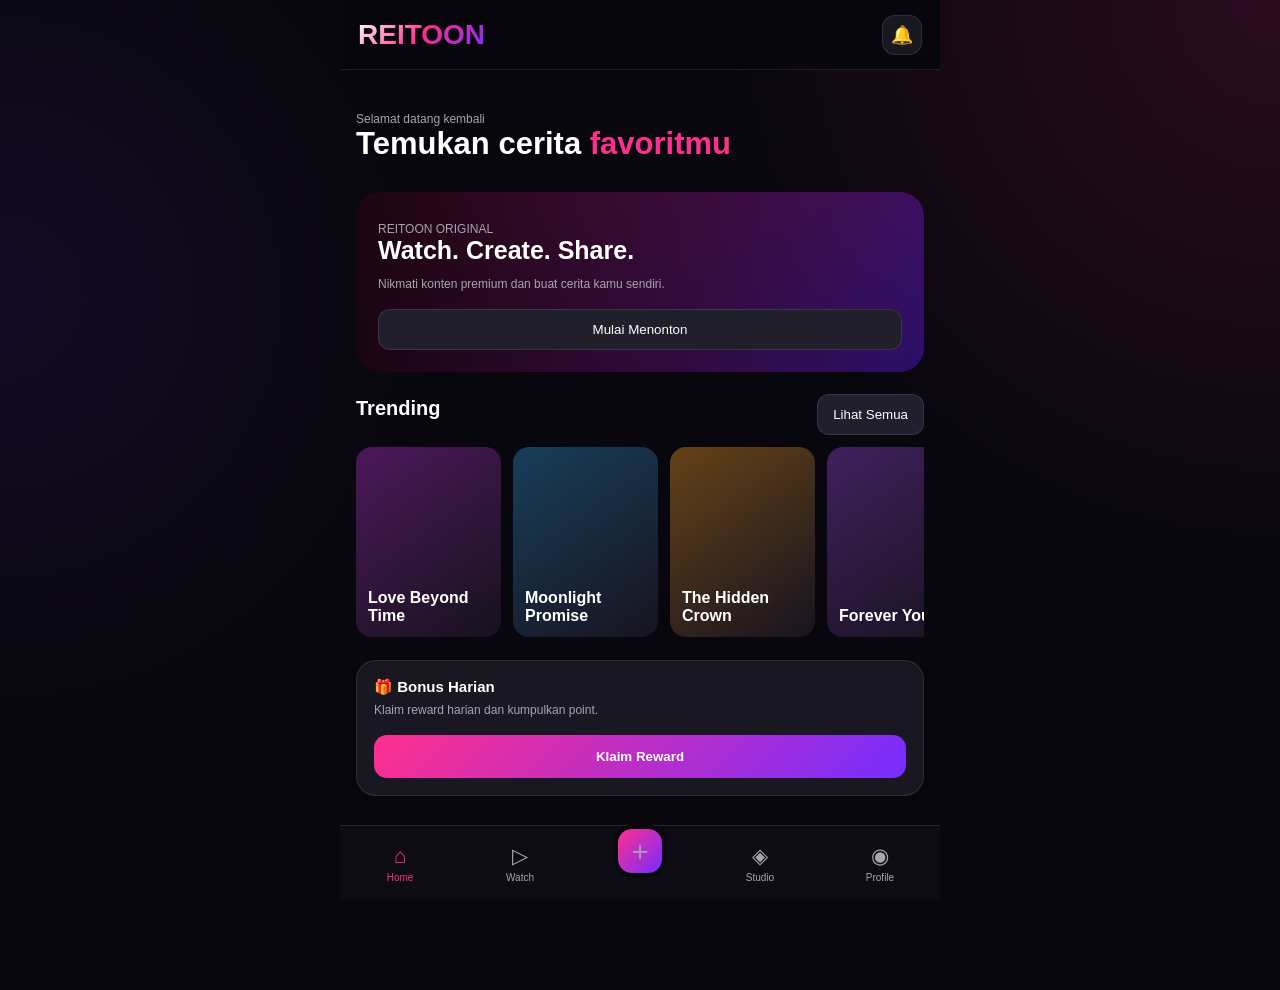
<file: index.html>
<!DOCTYPE html>
<html lang="id">
<head>
<meta charset="UTF-8">
<meta name="viewport" content="width=device-width, initial-scale=1.0">
<meta name="theme-color" content="#08070d">
<title>REITOON</title>

<style>
*{box-sizing:border-box;margin:0;padding:0}

:root{
--bg:#08070d;
--surface:#191722;
--surface-light:#211f2b;
--input:#100f17;
--text:#fff;
--muted:#aaa3b0;
--pink:#ff2f8d;
--purple:#762dff;
--green:#25d366;
--border:rgba(255,255,255,.1)
}

html{scroll-behavior:smooth}

body{
min-height:100vh;
background:
radial-gradient(circle at 100% 0%,rgba(255,40,145,.14),transparent 35%),
radial-gradient(circle at 0% 30%,rgba(112,45,255,.1),transparent 30%),
var(--bg);
color:var(--text);
font-family:Arial,Helvetica,sans-serif;
overflow-x:hidden;
padding-bottom:90px
}

button,input,textarea,select{font-family:inherit}
button{cursor:pointer}

.app{
width:100%;
max-width:600px;
margin:auto;
min-height:100vh
}

header{
height:70px;
display:flex;
align-items:center;
justify-content:space-between;
padding:14px 18px;
position:sticky;
top:0;
z-index:20;
background:rgba(8,7,13,.94);
backdrop-filter:blur(18px);
border-bottom:1px solid var(--border)
}

.logo{
font-size:28px;
font-weight:900;
background:linear-gradient(135deg,#fff,var(--pink),var(--purple));
-webkit-background-clip:text;
-webkit-text-fill-color:transparent
}

.icon-btn{
width:40px;
height:40px;
border-radius:13px;
border:1px solid var(--border);
background:var(--surface);
color:white;
font-size:18px
}

.page{
display:none;
padding:20px 16px
}

.page.active{display:block}

h1{font-size:27px;margin-bottom:8px}
h2{font-size:20px;margin-bottom:12px}
h3{font-size:15px;margin-bottom:7px}

.muted{color:var(--muted);font-size:12px}

.card{
background:var(--surface);
border:1px solid var(--border);
border-radius:20px;
padding:17px;
margin-bottom:14px
}

.gradient-card{
background:
linear-gradient(145deg,rgba(255,47,141,.13),rgba(118,45,255,.12)),
var(--surface);
border:1px solid var(--border);
border-radius:22px;
padding:20px
}

.primary{
width:100%;
padding:14px;
border:none;
border-radius:13px;
background:linear-gradient(135deg,var(--pink),var(--purple));
color:white;
font-weight:bold
}

.secondary{
padding:12px 15px;
border-radius:12px;
border:1px solid var(--border);
background:var(--surface-light);
color:white
}

input,textarea,select{
width:100%;
padding:14px;
border-radius:13px;
border:1px solid var(--border);
background:var(--input);
color:white;
outline:none;
margin-bottom:12px
}

textarea{min-height:110px;resize:vertical}

input:focus,textarea:focus,select:focus{
border-color:var(--pink)
}

/* HOME */

.hero{
padding:22px 0
}

.hero h1{
font-size:31px
}

.hero strong{
color:var(--pink)
}

.banner{
min-height:180px;
border-radius:24px;
padding:22px;
display:flex;
flex-direction:column;
justify-content:end;
background:
linear-gradient(90deg,rgba(0,0,0,.8),rgba(0,0,0,.15)),
linear-gradient(135deg,#8b174f,#32117c);
margin-bottom:22px
}

.banner h2{font-size:25px}

.row{
display:flex;
justify-content:space-between;
align-items:center;
margin-bottom:12px
}

.horizontal{
display:flex;
gap:12px;
overflow-x:auto;
padding-bottom:5px
}

.horizontal::-webkit-scrollbar{display:none}

.show-card{
min-width:145px;
height:190px;
border-radius:16px;
overflow:hidden;
background:#24212d;
position:relative
}

.show-cover{
width:100%;
height:100%;
display:flex;
align-items:end;
padding:12px;
font-weight:bold;
background:linear-gradient(145deg,#4c185a,#16121d)
}

.show-card:nth-child(2) .show-cover{
background:linear-gradient(145deg,#183e59,#17131f)
}

.show-card:nth-child(3) .show-cover{
background:linear-gradient(145deg,#654217,#17131f)
}

.show-card:nth-child(4) .show-cover{
background:linear-gradient(145deg,#40205d,#17131f)
}

/* WATCH */

.search{
display:flex;
gap:8px;
margin-bottom:15px
}

.search input{margin:0}

.category{
display:flex;
gap:8px;
overflow-x:auto;
margin-bottom:18px
}

.category button{
white-space:nowrap;
padding:9px 14px;
border-radius:20px;
border:1px solid var(--border);
background:var(--surface);
color:#aaa
}

.category button.active{
background:var(--pink);
color:white;
border-color:var(--pink)
}

.video-card{
display:flex;
gap:12px;
padding:12px;
margin-bottom:10px;
border-radius:16px;
background:var(--surface);
border:1px solid var(--border)
}

.video-thumb{
width:105px;
height:72px;
border-radius:12px;
background:linear-gradient(135deg,#5b185b,#251254);
flex-shrink:0;
display:flex;
align-items:center;
justify-content:center;
font-size:24px
}

/* CREATE */

.upload-box{
padding:30px 15px;
text-align:center;
border:1px dashed rgba(255,47,141,.5);
border-radius:18px;
margin-bottom:14px
}

.upload-box input{display:none}

.upload-label{
display:block;
padding:18px;
border-radius:14px;
background:rgba(255,47,141,.1);
color:#ff72b5;
font-weight:bold
}

/* STUDIO */

.stats{
display:grid;
grid-template-columns:repeat(2,1fr);
gap:10px;
margin-bottom:15px
}

.stat{
padding:17px;
border-radius:16px;
background:var(--surface);
border:1px solid var(--border)
}

.stat strong{
display:block;
font-size:22px;
margin-bottom:5px
}

.stat span{
font-size:10px;
color:var(--muted)
}

/* PROFILE */

.profile-head{
text-align:center;
padding:20px 0
}

.avatar{
width:90px;
height:90px;
margin:auto auto 12px;
border-radius:50%;
display:flex;
align-items:center;
justify-content:center;
font-size:35px;
font-weight:bold;
background:linear-gradient(135deg,var(--pink),var(--purple));
box-shadow:0 0 30px rgba(255,47,141,.25)
}

.profile-name{
font-size:22px;
font-weight:bold;
margin-bottom:5px
}

.profile-stats{
display:flex;
justify-content:center;
gap:35px;
margin-top:18px
}

.profile-stats strong,
.profile-stats span{
display:block;
text-align:center
}

.profile-stats span{
color:var(--muted);
font-size:10px;
margin-top:4px
}

.account-grid{
display:grid;
grid-template-columns:repeat(2,1fr);
gap:10px
}

.mini-card{
padding:14px;
border-radius:16px;
background:var(--surface);
border:1px solid var(--border);
cursor:pointer
}

.mini-icon{
font-size:24px;
margin-bottom:8px
}

.menu{
display:flex;
flex-direction:column;
gap:9px
}

.menu-item{
display:flex;
align-items:center;
gap:12px;
padding:14px;
border-radius:15px;
background:var(--surface);
border:1px solid var(--border);
cursor:pointer
}

.menu-icon{
font-size:20px
}

.menu-text{flex:1}

.menu-text strong{
display:block;
font-size:13px;
margin-bottom:4px
}

.menu-text small{
color:var(--muted);
font-size:10px
}

/* WALLET */

.balance{
font-size:30px;
font-weight:900;
margin:12px 0
}

.balance-card{
background:linear-gradient(135deg,rgba(255,47,141,.16),rgba(118,45,255,.16));
border:1px solid var(--border);
border-radius:20px;
padding:20px;
margin-bottom:15px
}

.transaction{
display:flex;
justify-content:space-between;
padding:13px 0;
border-bottom:1px solid rgba(255,255,255,.06);
font-size:12px
}

.transaction:last-child{border-bottom:none}

.green{color:#45e889}
.red{color:#ff6688}

/* LOGIN */

.login-page{
min-height:calc(100vh - 70px);
display:none;
align-items:center;
justify-content:center;
padding:20px
}

.login-page.active{display:flex}

.login-box{
width:100%;
max-width:430px;
padding:25px 20px;
border-radius:24px;
background:var(--surface);
border:1px solid var(--border)
}

.login-logo{
text-align:center;
font-size:35px;
font-weight:bold;
margin-bottom:8px;
background:linear-gradient(135deg,#fff,var(--pink),var(--purple));
-webkit-background-clip:text;
-webkit-text-fill-color:transparent
}

.social-grid{
display:grid;
grid-template-columns:repeat(2,1fr);
gap:9px;
margin-top:14px
}

.social{
padding:13px 7px;
border-radius:12px;
border:1px solid var(--border);
background:var(--surface-light);
color:white
}

/* BOTTOM NAV */

.bottom-nav{
position:fixed;
bottom:0;
left:50%;
transform:translateX(-50%);
width:100%;
max-width:600px;
height:75px;
display:flex;
align-items:center;
justify-content:space-around;
background:rgba(14,13,21,.96);
backdrop-filter:blur(18px);
border-top:1px solid var(--border);
z-index:50
}

.nav{
width:20%;
text-align:center;
color:var(--muted);
font-size:10px;
cursor:pointer
}

.nav-icon{
display:block;
font-size:21px;
margin-bottom:4px
}

.nav.active{color:var(--pink)}

.create-btn{
width:52px;
height:52px;
margin:-25px auto 0;
border-radius:18px;
display:flex;
align-items:center;
justify-content:center;
font-size:28px;
background:linear-gradient(135deg,var(--pink),var(--purple));
border:4px solid var(--bg)
}

/* TOAST */

.toast{
position:fixed;
left:50%;
bottom:92px;
transform:translateX(-50%) translateY(20px);
padding:13px 18px;
border-radius:13px;
background:var(--surface-light);
border:1px solid var(--border);
font-size:12px;
opacity:0;
pointer-events:none;
transition:.3s;
z-index:100
}

.toast.show{
opacity:1;
transform:translateX(-50%) translateY(0)
}

@media(max-width:420px){
.profile-stats{gap:22px}
}
</style>
</head>

<body>

<div class="app">

<header>
<div class="logo">REITOON</div>
<button class="icon-btn" onclick="showToast('Notifikasi dibuka')">🔔</button>
</header>


<!-- HOME -->

<section id="home" class="page active">

<div class="hero">
<p class="muted">Selamat datang kembali</p>
<h1>Temukan cerita <strong>favoritmu</strong></h1>
</div>

<div class="banner">
<p class="muted">REITOON ORIGINAL</p>
<h2>Watch. Create. Share.</h2>
<p class="muted">Nikmati konten premium dan buat cerita kamu sendiri.</p>
<br>
<button class="secondary" onclick="go('watch')">Mulai Menonton</button>
</div>

<div class="row">
<h2>Trending</h2>
<button class="secondary" onclick="go('watch')">Lihat Semua</button>
</div>

<div class="horizontal">

<div class="show-card" onclick="openDetail('Love Beyond Time')">
<div class="show-cover">Love Beyond Time</div>
</div>

<div class="show-card" onclick="openDetail('Moonlight Promise')">
<div class="show-cover">Moonlight Promise</div>
</div>

<div class="show-card" onclick="openDetail('The Hidden Crown')">
<div class="show-cover">The Hidden Crown</div>
</div>

<div class="show-card" onclick="openDetail('Forever Young')">
<div class="show-cover">Forever Young</div>
</div>

</div>

<br>

<div class="card">
<h3>🎁 Bonus Harian</h3>
<p class="muted">Klaim reward harian dan kumpulkan point.</p>
<br>
<button class="primary" onclick="claimReward()">Klaim Reward</button>
</div>

</section>


<!-- WATCH -->

<section id="watch" class="page">

<h1>Watch</h1>
<p class="muted">Cari dan temukan tontonan favoritmu.</p>

<br>

<div class="search">
<input id="searchInput" placeholder="Cari drama, video, creator...">
<button class="secondary" onclick="searchContent()">🔍</button>
</div>

<div class="category">
<button class="active" onclick="filterCategory(this,'Semua')">Semua</button>
<button onclick="filterCategory(this,'Drama')">Drama</button>
<button onclick="filterCategory(this,'Comedy')">Comedy</button>
<button onclick="filterCategory(this,'Music')">Music</button>
</div>

<div id="videoList">

<div class="video-card" data-title="Love Beyond Time" data-category="Drama" onclick="openDetail('Love Beyond Time')">
<div class="video-thumb">▶</div>
<div>
<h3>Love Beyond Time</h3>
<p class="muted">Drama • Episode 1</p>
</div>
</div>

<div class="video-card" data-title="Moonlight Promise" data-category="Drama" onclick="openDetail('Moonlight Promise')">
<div class="video-thumb">▶</div>
<div>
<h3>Moonlight Promise</h3>
<p class="muted">Drama • Episode 1</p>
</div>
</div>

<div class="video-card" data-title="Reitoon Music Live" data-category="Music" onclick="openDetail('Reitoon Music Live')">
<div class="video-thumb">♫</div>
<div>
<h3>Reitoon Music Live</h3>
<p class="muted">Music • Live</p>
</div>
</div>

</div>

</section>


<!-- CREATE -->

<section id="create" class="page">

<h1>Create</h1>
<p class="muted">Buat dan upload kontenmu ke REITOON.</p>

<br>

<div class="upload-box">

<div style="font-size:40px;margin-bottom:10px">🎬</div>

<label class="upload-label">

Pilih Video

<input type="file" accept="video/*" onchange="handleUpload(this)">

</label>

<p id="uploadStatus" class="muted" style="margin-top:12px">
Belum ada video dipilih
</p>

</div>

<input id="titleInput" placeholder="Judul konten">

<textarea id="descriptionInput" placeholder="Deskripsi konten"></textarea>

<select id="categoryInput">
<option>Drama</option>
<option>Comedy</option>
<option>Music</option>
<option>Short Video</option>
</select>

<button class="primary" onclick="publishContent()">Publish Content</button>

<br><br>

<div class="card">
<h3>✨ AI Creator</h3>
<p class="muted">Buat konsep cerita dan konten kreatif baru.</p>
<br>
<button class="secondary" onclick="showToast('AI Creator siap digunakan')">Mulai Membuat</button>
</div>

</section>


<!-- STUDIO -->

<section id="studio" class="page">

<h1>Studio</h1>
<p class="muted">Kelola konten dan performa creator kamu.</p>

<br>

<div class="stats">

<div class="stat">
<strong id="videoCount">0</strong>
<span>Total Video</span>
</div>

<div class="stat">
<strong>0</strong>
<span>Views</span>
</div>

<div class="stat">
<strong>0</strong>
<span>Followers</span>
</div>

<div class="stat">
<strong>0</strong>
<span>Likes</span>
</div>

</div>

<div class="card">
<h3>📊 Analytics</h3>
<p class="muted">Data performa konten akan tampil di sini.</p>
</div>

<div class="card">
<h3>🎬 Creator Tools</h3>
<br>
<button class="primary" onclick="go('create')">Upload Konten Baru</button>
</div>

</section>


<!-- PROFILE -->

<section id="profile" class="page">

<div class="profile-head">

<div class="avatar">R</div>

<div class="profile-name" id="profileName">Reitoon User</div>

<p class="muted" id="profileEmail">@reitoon_user</p>

<br>

<button class="secondary" onclick="editProfile()">Edit Profile</button>

<div class="profile-stats">

<div>
<strong>0</strong>
<span>Video</span>
</div>

<div>
<strong>0</strong>
<span>Followers</span>
</div>

<div>
<strong>0</strong>
<span>Likes</span>
</div>

</div>

</div>

<div class="gradient-card">
<p class="muted">Total Point</p>
<div class="balance">8.500 Point</div>
<p class="muted">Point dapat digunakan untuk reward.</p>
</div>

<br>

<div class="account-grid">

<div class="mini-card" onclick="go('wallet')">
<div class="mini-icon">💰</div>
<h3>Wallet</h3>
<p class="muted">Saldo & penarikan</p>
</div>

<div class="mini-card" onclick="go('wallet')">
<div class="mini-icon">🎁</div>
<h3>Referral</h3>
<p class="muted">Undang teman</p>
</div>

</div>

<br>

<div class="menu">

<div class="menu-item" onclick="showToast('Pengaturan dibuka')">
<div class="menu-icon">⚙️</div>
<div class="menu-text">
<strong>Pengaturan</strong>
<small>Atur preferensi aplikasi</small>
</div>
<span>›</span>
</div>

<div class="menu-item" onclick="showToast('Notifikasi dibuka')">
<div class="menu-icon">🔔</div>
<div class="menu-text">
<strong>Notifikasi</strong>
<small>Kelola notifikasi REITOON</small>
</div>
<span>›</span>
</div>

<div class="menu-item" onclick="showToast('Keamanan dibuka')">
<div class="menu-icon">🛡️</div>
<div class="menu-text">
<strong>Keamanan</strong>
<small>Privasi dan keamanan akun</small>
</div>
<span>›</span>
</div>

<div class="menu-item" onclick="showToast('Pusat bantuan dibuka')">
<div class="menu-icon">❓</div>
<div class="menu-text">
<strong>Bantuan</strong>
<small>Pusat bantuan REITOON</small>
</div>
<span>›</span>
</div>

<div class="menu-item" onclick="logout()">
<div class="menu-icon">🚪</div>
<div class="menu-text">
<strong>Logout</strong>
<small>Keluar dari akun</small>
</div>
<span>›</span>
</div>

</div>

</section>


<!-- WALLET -->

<section id="wallet" class="page">

<h1>Wallet</h1>
<p class="muted">Kelola saldo, referral, dan transaksi.</p>

<br>

<div class="balance-card">
<p class="muted">Saldo tersedia</p>
<div class="balance">Rp 0</div>
<button class="primary" onclick="withdraw()">Ajukan Penarikan</button>
</div>

<div class="card">
<h3>🎁 Referral</h3>
<p class="muted">Undang teman dan dapatkan bonus referral.</p>
<br>
<input value="REITOON-USER" readonly>
<button class="secondary" onclick="copyReferral()">Salin Kode Referral</button>
</div>

<div class="card">
<h3>Riwayat Transaksi</h3>

<div class="transaction">
<span>Belum ada transaksi</span>
<span class="muted">—</span>
</div>

</div>

</section>


<!-- DETAIL -->

<section id="detail" class="page">

<button class="secondary" onclick="go('watch')">← Kembali</button>

<br><br>

<div class="gradient-card">
<h1 id="detailTitle">Drama</h1>
<p class="muted">REITOON ORIGINAL</p>
<br>
<button class="primary" onclick="watchEpisode()">▶ Watch Now</button>
</div>

<br>

<div class="card">
<h3>Episode 1</h3>
<p class="muted">Mulai menonton episode pertama.</p>
<br>
<button class="secondary" onclick="watchEpisode()">Putar Episode</button>
</div>

</section>


<!-- LOGIN -->

<section id="login" class="login-page">

<div class="login-box">

<div class="login-logo">REITOON</div>

<p class="muted" style="text-align:center;margin-bottom:20px">
Masuk dan lanjutkan perjalanan kreatifmu
</p>

<input id="loginEmail" type="email" placeholder="Email atau Gmail">

<input id="loginPassword" type="password" placeholder="Password">

<button class="primary" onclick="login()">Masuk ke REITOON</button>

<div style="text-align:center;margin:20px 0;color:#777;font-size:11px">
ATAU LOGIN DENGAN
</div>

<div class="social-grid">

<button class="social" onclick="socialLogin('Google / Gmail')">
🔵 Google
</button>

<button class="social" onclick="socialLogin('TikTok')">
🎵 TikTok
</button>

<button class="social" onclick="phoneLogin()">
📱 Nomor HP
</button>

<button class="social" onclick="phoneLogin()">
🟢 WhatsApp
</button>

</div>

</div>

</section>


<!-- NAVIGATION -->

<nav class="bottom-nav">

<div class="nav active" data-page="home" onclick="go('home')">
<span class="nav-icon">⌂</span>
Home
</div>

<div class="nav" data-page="watch" onclick="go('watch')">
<span class="nav-icon">▷</span>
Watch
</div>

<div class="nav" data-page="create" onclick="go('create')">
<div class="create-btn">＋</div>
</div>

<div class="nav" data-page="studio" onclick="go('studio')">
<span class="nav-icon">◈</span>
Studio
</div>

<div class="nav" data-page="profile" onclick="go('profile')">
<span class="nav-icon">◉</span>
Profile
</div>

</nav>

<div id="toast" class="toast"></div>

</div>


<script>

let selectedFile=null;

function go(page){

document.querySelectorAll('.page,.login-page')
.forEach(p=>p.classList.remove('active'));

const target=document.getElementById(page);

if(target) target.classList.add('active');

document.querySelectorAll('.nav')
.forEach(n=>n.classList.remove('active'));

const nav=document.querySelector(
`.nav[data-page="${page}"]`
);

if(nav) nav.classList.add('active');

window.scrollTo(0,0);

}

function showToast(message){

const toast=document.getElementById('toast');

toast.innerText=message;

toast.classList.add('show');

setTimeout(()=>{
toast.classList.remove('show');
},2500);

}

function claimReward(){

showToast('Reward harian berhasil diklaim!');

}

function openDetail(title){

document.getElementById('detailTitle').innerText=title;

go('detail');

}

function watchEpisode(){

showToast('Player episode dibuka');

}

function searchContent(){

const query=
document.getElementById('searchInput')
.value.toLowerCase();

document.querySelectorAll('.video-card')
.forEach(card=>{

const title=
card.dataset.title.toLowerCase();

card.style.display=
title.includes(query)
?'flex'
:'none';

});

}

function filterCategory(button,category){

document.querySelectorAll('.category button')
.forEach(b=>b.classList.remove('active'));

button.classList.add('active');

document.querySelectorAll('.video-card')
.forEach(card=>{

if(category==='Semua'||
card.dataset.category===category){

card.style.display='flex';

}else{

card.style.display='none';

}

});

}

function handleUpload(input){

if(input.files.length){

selectedFile=input.files[0];

document.getElementById('uploadStatus')
.innerText=
'Video dipilih: '+selectedFile.name;

showToast('Video berhasil dipilih');

}

}

function publishContent(){

const title=
document.getElementById('titleInput').value;

if(!selectedFile&&!title){

showToast('Pilih video dan masukkan judul');

return;

}

let count=
parseInt(localStorage.getItem('reitoon_video_count')||'0');

count++;

localStorage.setItem(
'reitoon_video_count',
count
);

document.getElementById('videoCount')
.innerText=count;

showToast('Konten berhasil dipublish');

}

function editProfile(){

const name=
prompt(
'Masukkan nama profil:',
document.getElementById('profileName').innerText
);

if(name){

document.getElementById('profileName')
.innerText=name;

localStorage.setItem(
'reitoon_name',
name
);

}

}

function copyReferral(){

navigator.clipboard.writeText(
'REITOON-USER'
);

showToast('Kode referral disalin');

}

function withdraw(){

showToast('Fitur penarikan akan diproses');

}

function login(){

const email=
document.getElementById('loginEmail').value;

if(!email){

showToast('Masukkan email terlebih dahulu');

return;

}

localStorage.setItem(
'reitoon_logged_in',
'true'
);

localStorage.setItem(
'reitoon_email',
email
);

document.getElementById('profileEmail')
.innerText=email;

showToast('Login berhasil');

setTimeout(()=>{
go('home');
},700);

}

function socialLogin(provider){

showToast(
'Login '+provider+' siap dihubungkan ke autentikasi resmi'
);

}

function phoneLogin(){

const phone=
prompt(
'Masukkan nomor telepon / WhatsApp:'
);

if(phone){

showToast(
'Kode OTP akan dikirim ke '+phone
);

}

}

function logout(){

localStorage.removeItem(
'reitoon_logged_in'
);

showToast('Berhasil logout');

setTimeout(()=>{
go('home');
},700);

}

const savedName=
localStorage.getItem('reitoon_name');

if(savedName){

document.getElementById('profileName')
.innerText=savedName;

}

const savedEmail=
localStorage.getItem('reitoon_email');

if(savedEmail){

document.getElementById('profileEmail')
.innerText=savedEmail;

}

const savedVideos=
localStorage.getItem('reitoon_video_count');

if(savedVideos){

document.getElementById('videoCount')
.innerText=savedVideos;

}

</script>

</body>
</html>
</file>
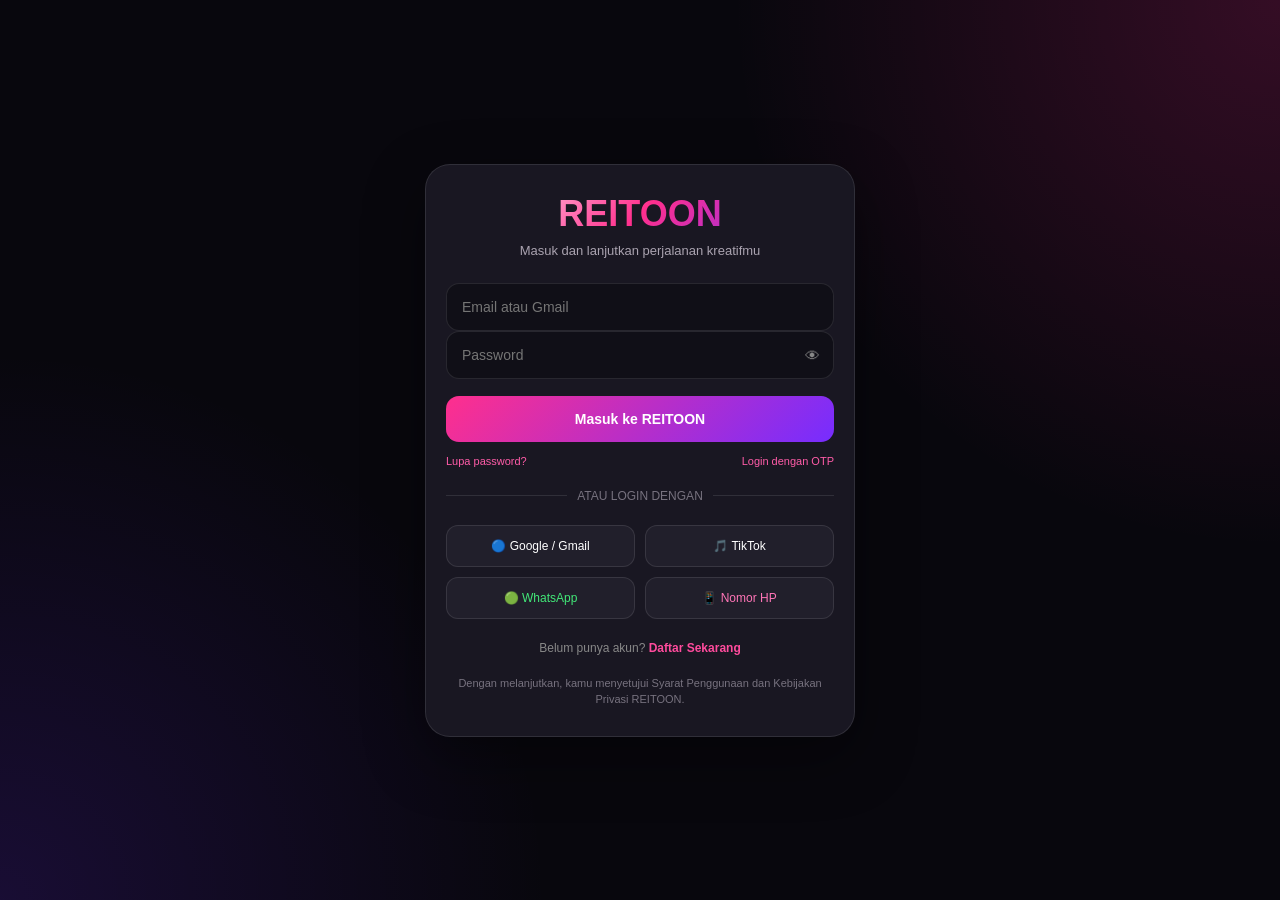
<file: ai-studio.html>
<!DOCTYPE html>
<html lang="id">
<head>
<meta charset="UTF-8">
<meta name="viewport" content="width=device-width, initial-scale=1.0">
<meta name="theme-color" content="#08070d">

<title>AI Studio - Reitoon</title>

<style>

*{
box-sizing:border-box;
margin:0;
padding:0;
}

:root{
--bg:#08070d;
--surface:#191722;
--surface-light:#211f2b;
--surface-dark:#100f17;
--text:#ffffff;
--muted:#aaa3b0;
--pink:#ff2f8d;
--purple:#762dff;
--green:#25d366;
--yellow:#ffd35a;
--red:#ff526d;
--border:rgba(255,255,255,.10);
}

body{
min-height:100vh;
background:
radial-gradient(circle at 100% 0%,rgba(255,40,145,.14),transparent 35%),
radial-gradient(circle at 0% 30%,rgba(112,45,255,.10),transparent 30%),
var(--bg);
color:var(--text);
font-family:Arial,Helvetica,sans-serif;
padding-bottom:100px;
}

.header{
height:76px;
display:flex;
align-items:center;
justify-content:space-between;
padding:16px 20px;
background:rgba(8,7,13,.94);
border-bottom:1px solid var(--border);
position:sticky;
top:0;
z-index:20;
}

.back-button{
width:42px;
height:42px;
border-radius:14px;
border:1px solid var(--border);
background:var(--surface);
color:white;
font-size:20px;
cursor:pointer;
}

.logo{
font-size:28px;
font-weight:800;
background:linear-gradient(135deg,white,var(--pink),var(--purple));
-webkit-background-clip:text;
-webkit-text-fill-color:transparent;
}

.credit-box{
padding:9px 12px;
border-radius:12px;
background:var(--surface);
border:1px solid var(--border);
font-size:11px;
}

.credit-box strong{
color:var(--yellow);
}

.container{
width:100%;
max-width:700px;
margin:auto;
padding:24px 16px;
}

.project-header{
padding:20px;
border-radius:20px;
background:
linear-gradient(135deg,rgba(255,47,141,.13),rgba(118,45,255,.13)),
var(--surface);
border:1px solid var(--border);
margin-bottom:20px;
}

.project-label{
font-size:10px;
color:var(--muted);
margin-bottom:7px;
text-transform:uppercase;
letter-spacing:1px;
}

.project-title{
font-size:24px;
margin-bottom:8px;
}

.project-description{
font-size:12px;
color:var(--muted);
line-height:1.6;
}

.balance-grid{
display:grid;
grid-template-columns:repeat(2,1fr);
gap:10px;
margin-bottom:20px;
}

.balance-card{
padding:17px;
border-radius:17px;
background:var(--surface);
border:1px solid var(--border);
}

.balance-card span{
display:block;
font-size:10px;
color:var(--muted);
margin-bottom:8px;
}

.balance-card strong{
font-size:20px;
}

.balance-card.credit strong{
color:var(--yellow);
}

.balance-card.money strong{
color:#8cffb1;
}

.main-buttons{
display:grid;
grid-template-columns:repeat(2,1fr);
gap:10px;
margin-bottom:20px;
}

.main-button{
padding:14px 8px;
border-radius:13px;
border:1px solid var(--border);
background:var(--surface);
color:white;
font-size:11px;
font-weight:bold;
cursor:pointer;
}

.main-button.primary{
background:linear-gradient(135deg,var(--pink),var(--purple));
border:none;
}

.section-title{
font-size:18px;
margin:22px 0 12px;
}

.ai-grid{
display:grid;
grid-template-columns:repeat(2,1fr);
gap:12px;
}

.ai-card{
padding:18px 14px;
border-radius:18px;
background:var(--surface);
border:1px solid var(--border);
cursor:pointer;
transition:.2s;
}

.ai-card:hover{
transform:translateY(-3px);
border-color:var(--pink);
}

.ai-card.selected{
border-color:var(--pink);
background:
linear-gradient(135deg,rgba(255,47,141,.12),rgba(118,45,255,.12));
}

.ai-icon{
font-size:30px;
margin-bottom:12px;
}

.ai-card h3{
font-size:14px;
margin-bottom:6px;
}

.ai-card p{
font-size:10px;
line-height:1.5;
color:var(--muted);
}

.ai-cost{
display:inline-block;
margin-top:12px;
padding:5px 8px;
border-radius:7px;
background:rgba(255,211,90,.10);
color:var(--yellow);
font-size:10px;
}

.form-card{
padding:18px;
border-radius:20px;
background:var(--surface);
border:1px solid var(--border);
margin-top:20px;
}

.form-group{
margin-bottom:15px;
}

.form-group label{
display:block;
font-size:11px;
font-weight:bold;
margin-bottom:7px;
}

.form-group textarea,
.form-group input,
.form-group select{
width:100%;
padding:13px;
border-radius:12px;
border:1px solid var(--border);
outline:none;
background:var(--surface-dark);
color:white;
font-family:inherit;
font-size:13px;
}

.form-group textarea{
height:110px;
resize:none;
}

.form-group textarea:focus,
.form-group input:focus,
.form-group select:focus{
border-color:var(--pink);
}

.generate-button{
width:100%;
padding:15px;
border:none;
border-radius:13px;
background:linear-gradient(135deg,var(--pink),var(--purple));
color:white;
font-size:13px;
font-weight:bold;
cursor:pointer;
}

.generate-button:disabled{
opacity:.5;
cursor:not-allowed;
}

.result-card{
display:none;
margin-top:20px;
padding:18px;
border-radius:20px;
background:var(--surface);
border:1px solid var(--border);
}

.result-card.show{
display:block;
}

.result-preview{
height:190px;
display:flex;
align-items:center;
justify-content:center;
border-radius:15px;
background:linear-gradient(135deg,var(--pink),var(--purple));
font-size:50px;
margin-bottom:14px;
}

.result-title{
font-size:16px;
margin-bottom:7px;
}

.result-text{
font-size:12px;
color:var(--muted);
line-height:1.6;
}

.history-card{
padding:16px;
border-radius:16px;
background:var(--surface);
border:1px solid var(--border);
margin-bottom:10px;
}

.history-row{
display:flex;
align-items:center;
gap:12px;
}

.history-icon{
width:42px;
height:42px;
display:flex;
align-items:center;
justify-content:center;
border-radius:12px;
background:var(--surface-light);
font-size:20px;
}

.history-info{
flex:1;
}

.history-info strong{
display:block;
font-size:12px;
}

.history-info span{
display:block;
font-size:10px;
color:var(--muted);
margin-top:4px;
}

.empty{
padding:30px 15px;
text-align:center;
color:var(--muted);
font-size:12px;
border:1px dashed rgba(255,255,255,.15);
border-radius:16px;
}

.modal{
display:none;
position:fixed;
inset:0;
z-index:100;
background:rgba(0,0,0,.75);
align-items:flex-end;
}

.modal.show{
display:flex;
}

.modal-content{
width:100%;
max-width:700px;
margin:auto;
max-height:90vh;
overflow-y:auto;
padding:22px 18px 30px;
border-radius:24px 24px 0 0;
background:var(--surface);
border:1px solid var(--border);
}

.modal-title{
font-size:20px;
margin-bottom:20px;
}

.close-button{
float:right;
width:34px;
height:34px;
border-radius:10px;
border:1px solid var(--border);
background:var(--surface-light);
color:white;
cursor:pointer;
}

.payment-grid{
display:grid;
grid-template-columns:repeat(2,1fr);
gap:9px;
margin-bottom:18px;
}

.payment-option{
padding:14px 8px;
border-radius:12px;
border:1px solid var(--border);
background:var(--surface-light);
color:white;
font-size:11px;
cursor:pointer;
text-align:center;
}

.payment-option.selected{
border-color:var(--pink);
background:rgba(255,47,141,.12);
}

.amount-grid{
display:grid;
grid-template-columns:repeat(3,1fr);
gap:8px;
margin-bottom:15px;
}

.amount-button{
padding:12px 5px;
border-radius:10px;
border:1px solid var(--border);
background:var(--surface-light);
color:white;
font-size:11px;
cursor:pointer;
}

.amount-button.selected{
border-color:var(--pink);
color:#ff8abc;
}

.modal-button{
width:100%;
padding:14px;
border:none;
border-radius:12px;
background:linear-gradient(135deg,var(--pink),var(--purple));
color:white;
font-weight:bold;
cursor:pointer;
}

.withdraw-info{
padding:13px;
border-radius:12px;
background:rgba(255,211,90,.08);
border:1px solid rgba(255,211,90,.2);
color:#ffe6a0;
font-size:11px;
line-height:1.5;
margin-bottom:16px;
}

.transaction{
padding:14px 0;
border-bottom:1px solid var(--border);
display:flex;
justify-content:space-between;
font-size:11px;
}

.transaction:last-child{
border-bottom:none;
}

.transaction span{
color:var(--muted);
}

.transaction strong.plus{
color:#8cffb1;
}

.transaction strong.minus{
color:#ff8b9b;
}

.bottom-nav{
position:fixed;
bottom:0;
left:0;
right:0;
height:76px;
display:flex;
justify-content:space-around;
align-items:center;
background:rgba(14,13,21,.96);
backdrop-filter:blur(18px);
border-top:1px solid var(--border);
z-index:30;
}

.nav-item{
color:var(--muted);
text-decoration:none;
text-align:center;
font-size:10px;
min-width:60px;
}

.nav-icon{
display:block;
font-size:21px;
margin-bottom:4px;
}

.nav-item.active{
color:var(--pink);
}

.toast{
position:fixed;
left:50%;
bottom:95px;
transform:translateX(-50%) translateY(20px);
background:var(--surface-light);
border:1px solid var(--border);
border-radius:14px;
padding:13px 18px;
font-size:12px;
opacity:0;
pointer-events:none;
transition:.3s;
z-index:200;
white-space:nowrap;
}

.toast.show{
opacity:1;
transform:translateX(-50%) translateY(0);
}

@media(max-width:420px){

.ai-grid{
grid-template-columns:repeat(2,1fr);
}

}

</style>
</head>

<body>

<header class="header">

<button class="back-button" onclick="goBack()">←</button>

<div class="logo">Reitoon</div>

<div class="credit-box">
💎 <strong id="creditBalance">0</strong>
</div>

</header>

<main class="container">

<section class="project-header">

<div class="project-label">
AI PROJECT
</div>

<h1 class="project-title" id="projectTitle">
AI Studio
</h1>

<p class="project-description" id="projectDescription">
Buat film AI kamu di Reitoon.
</p>

</section>

<section class="balance-grid">

<div class="balance-card credit">

<span>💎 Credit AI</span>

<strong id="creditBalanceMain">
0
</strong>

</div>

<div class="balance-card money">

<span>💰 Saldo Pengguna</span>

<strong id="moneyBalance">
Rp0
</strong>

</div>

</section>

<div class="main-buttons">

<button class="main-button primary" onclick="openTopup()">
💳 Top Up Credit
</button>

<button class="main-button" onclick="openWithdraw()">
💸 Tarik Saldo
</button>

</div>

<h2 class="section-title">
✨ AI Tools
</h2>

<section class="ai-grid">

<div class="ai-card" data-tool="character" onclick="selectTool('character')">

<div class="ai-icon">👤</div>

<h3>AI Character</h3>

<p>
Buat karakter konsisten untuk film kamu.
</p>

<span class="ai-cost">
💎 10 Credit
</span>

</div>

<div class="ai-card selected" data-tool="image" onclick="selectTool('image')">

<div class="ai-icon">🖼️</div>

<h3>AI Image</h3>

<p>
Buat gambar scene dan adegan film.
</p>

<span class="ai-cost">
💎 15 Credit
</span>

</div>

<div class="ai-card" data-tool="video" onclick="selectTool('video')">

<div class="ai-icon">🎬</div>

<h3>AI Video</h3>

<p>
Buat video dari prompt cerita.
</p>

<span class="ai-cost">
💎 50 Credit
</span>

</div>

<div class="ai-card" data-tool="voice" onclick="selectTool('voice')">

<div class="ai-icon">🎙️</div>

<h3>AI Voice</h3>

<p>
Buat suara dan dialog karakter.
</p>

<span class="ai-cost">
💎 10 Credit
</span>

</div>

</section>

<section class="form-card">

<div class="form-group">

<label>
Prompt AI
</label>

<textarea id="promptInput" placeholder="Contoh: Seorang pria muda berdiri di tengah kota futuristik saat hujan..."></textarea>

</div>

<div class="form-group">

<label>
Style
</label>

<select id="styleInput">

<option>Cinematic</option>
<option>Realistic</option>
<option>Anime</option>
<option>Chinese Drama</option>
<option>Fantasy</option>

</select>

</div>

<div class="form-group">

<label>
Aspect Ratio
</label>

<select id="ratioInput">

<option>16:9</option>
<option>9:16</option>
<option>1:1</option>
<option>21:9</option>

</select>

</div>

<button class="generate-button" id="generateButton" onclick="generateAI()">

✨ Generate AI • 15 Credit

</button>

</section>

<section class="result-card" id="resultCard">

<div class="result-preview" id="resultPreview">
✨
</div>

<h3 class="result-title" id="resultTitle">
AI Result
</h3>

<p class="result-text" id="resultText">
Hasil AI akan muncul di sini.
</p>

</section>

<h2 class="section-title">
🕘 Riwayat AI
</h2>

<section id="historyContainer">

<div class="empty">
Belum ada hasil AI.
</div>

</section>

<h2 class="section-title">
💳 Riwayat Transaksi
</h2>

<section id="transactionContainer">

<div class="empty">
Belum ada transaksi.
</div>

</section>

</main>

<nav class="bottom-nav">

<a class="nav-item" href="index.html">
<span class="nav-icon">🏠</span>
Home
</a>

<a class="nav-item" href="watch.html">
<span class="nav-icon">▶️</span>
Watch
</a>

<a class="nav-item" href="create.html">
<span class="nav-icon">✨</span>
Create
</a>

<a class="nav-item active" href="studio.html">
<span class="nav-icon">🎥</span>
Studio
</a>

<a class="nav-item" href="profile.html">
<span class="nav-icon">👤</span>
Profile
</a>

</nav>

<div class="modal" id="topupModal">

<div class="modal-content">

<button class="close-button" onclick="closeModal('topupModal')">
×
</button>

<h2 class="modal-title">
💳 Top Up Credit
</h2>

<div class="form-group">

<label>
Pilih jumlah Credit
</label>

<div class="amount-grid">

<button class="amount-button" onclick="selectCredit(100,this)">
100 Credit
</button>

<button class="amount-button" onclick="selectCredit(500,this)">
500 Credit
</button>

<button class="amount-button" onclick="selectCredit(1000,this)">
1.000 Credit
</button>

<button class="amount-button" onclick="selectCredit(5000,this)">
5.000 Credit
</button>

<button class="amount-button" onclick="selectCredit(10000,this)">
10.000 Credit
</button>

<button class="amount-button" onclick="selectCredit(50000,this)">
50.000 Credit
</button>

</div>

</div>

<div class="form-group">

<label>
Metode Pembayaran
</label>

<div class="payment-grid">

<button class="payment-option" onclick="selectPayment(this,'Bank Indonesia')">
🏦 Bank Indonesia
</button>

<button class="payment-option" onclick="selectPayment(this,'DANA')">
💙 DANA
</button>

<button class="payment-option" onclick="selectPayment(this,'GoPay')">
💚 GoPay
</button>

<button class="payment-option" onclick="selectPayment(this,'OVO')">
💜 OVO
</button>

<button class="payment-option" onclick="selectPayment(this,'ShopeePay')">
🟠 ShopeePay
</button>

<button class="payment-option" onclick="selectPayment(this,'Indomaret')">
🏪 Indomaret
</button>

<button class="payment-option" onclick="selectPayment(this,'Alfamart')">
🏪 Alfamart
</button>

<button class="payment-option" onclick="selectPayment(this,'Kartu Kredit')">
💳 Kartu Kredit
</button>

</div>

</div>

<button class="modal-button" onclick="processTopup()">
Lanjutkan Pembayaran
</button>

</div>

</div>

<div class="modal" id="withdrawModal">

<div class="modal-content">

<button class="close-button" onclick="closeModal('withdrawModal')">
×
</button>

<h2 class="modal-title">
💸 Tarik Saldo
</h2>

<div class="withdraw-info">

Minimum penarikan adalah
<strong>Rp100.000</strong>.

<br>

Pastikan data rekening atau e-wallet kamu benar.

</div>

<div class="form-group">

<label>
Jumlah Penarikan
</label>

<input type="number" id="withdrawAmount" placeholder="Contoh: 100000">

</div>

<div class="form-group">

<label>
Metode Penarikan
</label>

<select id="withdrawMethod">

<option>Bank Indonesia</option>
<option>DANA</option>
<option>GoPay</option>
<option>OVO</option>
<option>ShopeePay</option>

</select>

</div>

<div class="form-group">

<label>
Nomor Rekening / Nomor E-Wallet
</label>

<input type="text" id="withdrawAccount" placeholder="Masukkan nomor tujuan">

</div>

<button class="modal-button" onclick="processWithdraw()">
Ajukan Penarikan
</button>

</div>

</div>

<div class="toast" id="toast"></div>

<script>

/* =========================
   KONFIGURASI BACKEND
========================= */

const API_URL =
"http://localhost:3000/api";


/* =========================
   DATA
========================= */

let selectedTool = "image";

let selectedCredit = 0;

let selectedPayment = "";

let credits = 0;

let balance = 0;

let currentUser = null;


const toolData = {

character:{
name:"AI Character",
icon:"👤",
cost:10
},

image:{
name:"AI Image",
icon:"🖼️",
cost:15
},

video:{
name:"AI Video",
icon:"🎬",
cost:50
},

voice:{
name:"AI Voice",
icon:"🎙️",
cost:10
}

};


/* =========================
   CEK LOGIN & USER
========================= */

async function loadUserData(){

const token =
localStorage.getItem(
"reitoon_token"
);

if(!token){

showToast(
"⚠️ Silakan login terlebih dahulu"
);

setTimeout(function(){

window.location.href =
"login.html";

},1500);

return;

}

try{

const response =
await fetch(

API_URL +
"/user/me",

{

method:"GET",

headers:{

"Authorization":
"Bearer " + token,

"Content-Type":
"application/json"

}

}

);

const data =
await response.json();

if(!response.ok){

throw new Error(

data.message ||
"Gagal mengambil data user"

);

}

currentUser =
data.user;

credits =
Number(
currentUser.credits || 0
);

balance =
Number(
currentUser.balance || 0
);

updateCredits();

updateBalance();

}catch(error){

console.error(error);

showToast(
"❌ Gagal terhubung ke server"
);

}

}


/* =========================
   PROJECT
========================= */

function loadProject(){

const savedStory =
localStorage.getItem(
"reitoon_story"
);

if(!savedStory){

return;

}

try{

const story =
JSON.parse(savedStory);

document
.getElementById(
"projectTitle"
)
.textContent =
story.title ||
"AI Project";

document
.getElementById(
"projectDescription"
)
.textContent =
story.description ||
"Buat film AI kamu di Reitoon.";

}catch(error){

console.error(error);

}

}


/* =========================
   CREDIT
========================= */

function updateCredits(){

document
.getElementById(
"creditBalance"
)
.textContent =
credits;

document
.getElementById(
"creditBalanceMain"
)
.textContent =
credits;

}


function updateBalance(){

document
.getElementById(
"moneyBalance"
)
.textContent =
formatRupiah(balance);

}


/* =========================
   TOOL
========================= */

function selectTool(tool){

selectedTool =
tool;

document
.querySelectorAll(
".ai-card"
)
.forEach(function(card){

card.classList.remove(
"selected"
);

});

const selectedCard =
document
.querySelector(
'[data-tool="' +
tool +
'"]'
);

if(selectedCard){

selectedCard.classList.add(
"selected"
);

}

const data =
toolData[tool];

document
.getElementById(
"generateButton"
)
.textContent =

"✨ Generate " +
data.name +
" • " +
data.cost +
" Credit";

}


/* =========================
   GENERATE AI
========================= */

async function generateAI(){

const prompt =
document
.getElementById(
"promptInput"
)
.value
.trim();

if(!prompt){

showToast(
"⚠️ Masukkan prompt terlebih dahulu"
);

return;

}

const data =
toolData[selectedTool];

if(credits < data.cost){

showToast(
"❌ Credit tidak cukup. Silakan Top Up."
);

return;

}

const token =
localStorage.getItem(
"reitoon_token"
);

const button =
document
.getElementById(
"generateButton"
);

button.disabled =
true;

button.textContent =
"⏳ Menghubungkan AI...";

try{

const response =
await fetch(

API_URL +
"/ai/generate",

{

method:"POST",

headers:{

"Authorization":
"Bearer " + token,

"Content-Type":
"application/json"

},

body:JSON.stringify({

type:selectedTool,

prompt:prompt,

style:
document
.getElementById(
"styleInput"
)
.value,

ratio:
document
.getElementById(
"ratioInput"
)
.value

})

}

);

const result =
await response.json();

if(!response.ok){

throw new Error(

result.message ||
"AI gagal diproses"

);

}

credits =
Number(
result.remainingCredits
);

updateCredits();

showResult({

type:selectedTool,

prompt:prompt,

style:
document
.getElementById(
"styleInput"
)
.value,

ratio:
document
.getElementById(
"ratioInput"
)
.value,

result:
result.result

});

loadHistory();

loadTransactions();

showToast(
"✅ AI berhasil dibuat"
);

}catch(error){

console.error(error);

showToast(
"❌ " + error.message
);

}

button.disabled =
false;

button.textContent =

"✨ Generate " +
data.name +
" • " +
data.cost +
" Credit";

}


/* =========================
   RESULT
========================= */

function showResult(result){

const data =
toolData[result.type];

document
.getElementById(
"resultCard"
)
.classList
.add(
"show"
);

document
.getElementById(
"resultPreview"
)
.textContent =
data.icon;

document
.getElementById(
"resultTitle"
)
.textContent =
data.name;

document
.getElementById(
"resultText"
)
.textContent =

result.result ||

"Prompt: " +
result.prompt +
" | Style: " +
result.style +
" | Ratio: " +
result.ratio;

}


/* =========================
   HISTORY AI
========================= */

async function loadHistory(){

const token =
localStorage.getItem(
"reitoon_token"
);

if(!token){

return;

}

try{

const response =
await fetch(

API_URL +
"/ai/history",

{

headers:{

"Authorization":
"Bearer " + token

}

}

);

const data =
await response.json();

const container =
document
.getElementById(
"historyContainer"
);

if(

!data.history ||
!data.history.length

){

container.innerHTML =

`

<div class="empty">

Belum ada hasil AI.

</div>

`;

return;

}

container.innerHTML =

data.history
.slice(0,10)
.map(function(item){

const tool =
toolData[item.type] ||
toolData.image;

return `

<div class="history-card">

<div class="history-row">

<div class="history-icon">

${tool.icon}

</div>

<div class="history-info">

<strong>

${tool.name}

</strong>

<span>

${item.createdAt || ""}

</span>

</div>

</div>

</div>

`;

})
.join("");

}catch(error){

console.error(error);

}

}


/* =========================
   TOP UP
========================= */

function openTopup(){

document
.getElementById(
"topupModal"
)
.classList
.add(
"show"
);

}


function selectCredit(amount,button){

selectedCredit =
amount;

document
.querySelectorAll(
".amount-button"
)
.forEach(function(item){

item.classList.remove(
"selected"
);

});

if(button){

button.classList.add(
"selected"
);

}

}


function selectPayment(button,payment){

selectedPayment =
payment;

document
.querySelectorAll(
".payment-option"
)
.forEach(function(option){

option.classList.remove(
"selected"
);

});

button.classList.add(
"selected"
);

}


async function processTopup(){

if(!selectedCredit){

showToast(
"⚠️ Pilih jumlah Credit"
);

return;

}

if(!selectedPayment){

showToast(
"⚠️ Pilih metode pembayaran"
);

return;

}

const token =
localStorage.getItem(
"reitoon_token"
);

try{

const response =
await fetch(

API_URL +
"/payments/topup",

{

method:"POST",

headers:{

"Authorization":
"Bearer " + token,

"Content-Type":
"application/json"

},

body:JSON.stringify({

credits:
selectedCredit,

paymentMethod:
selectedPayment

})

}

);

const data =
await response.json();

if(!response.ok){

throw new Error(

data.message ||
"Gagal membuat pembayaran"

);

}

closeModal(
"topupModal"
);

showToast(
"✅ Invoice pembayaran dibuat"
);

if(data.paymentUrl){

window.open(
data.paymentUrl,
"_blank"
);

}

}catch(error){

console.error(error);

showToast(
"❌ " + error.message
);

}

}


/* =========================
   WITHDRAW
========================= */

function openWithdraw(){

document
.getElementById(
"withdrawModal"
)
.classList
.add(
"show"
);

}


async function processWithdraw(){

const amount =
Number(

document
.getElementById(
"withdrawAmount"
)
.value

);

const method =
document
.getElementById(
"withdrawMethod"
)
.value;

const account =
document
.getElementById(
"withdrawAccount"
)
.value
.trim();

if(amount < 100000){

showToast(

"❌ Minimum penarikan adalah Rp100.000"

);

return;

}

if(amount > balance){

showToast(

"❌ Saldo tidak mencukupi"

);

return;

}

if(!account){

showToast(

"⚠️ Masukkan nomor rekening atau e-wallet"

);

return;

}

const token =
localStorage.getItem(
"reitoon_token"
);

try{

const response =
await fetch(

API_URL +
"/withdrawals",

{

method:"POST",

headers:{

"Authorization":
"Bearer " + token,

"Content-Type":
"application/json"

},

body:JSON.stringify({

amount:amount,

method:method,

account:account

})

}

);

const data =
await response.json();

if(!response.ok){

throw new Error(

data.message ||
"Gagal mengajukan penarikan"

);

}

balance =
Number(
data.remainingBalance
);

updateBalance();

loadTransactions();

closeModal(
"withdrawModal"
);

showToast(

"✅ Penarikan berhasil diajukan"

);

}catch(error){

console.error(error);

showToast(
"❌ " + error.message
);

}

}


/* =========================
   TRANSACTIONS
========================= */

async function loadTransactions(){

const token =
localStorage.getItem(
"reitoon_token"
);

if(!token){

return;

}

try{

const response =
await fetch(

API_URL +
"/transactions",

{

headers:{

"Authorization":
"Bearer " + token

}

}

);

const data =
await response.json();

const container =
document
.getElementById(
"transactionContainer"
);

if(

!data.transactions ||
!data.transactions.length

){

container.innerHTML =

`

<div class="empty">

Belum ada transaksi.

</div>

`;

return;

}

container.innerHTML =

data.transactions
.slice(0,10)
.map(function(item){

const amount =
Number(
item.amount || 0
);

const positive =
amount >= 0;

return `

<div class="transaction">

<span>

${item.title || "Transaksi"}

<br>

${item.method || ""}

</span>

<strong class="${
positive
?
"plus"
:
"minus"
}">

${positive ? "+" : ""}

${formatRupiah(amount)}

</strong>

</div>

`;

})
.join("");

}catch(error){

console.error(error);

}

}


/* =========================
   MODAL
========================= */

function closeModal(id){

document
.getElementById(id)
.classList
.remove(
"show"
);

}


/* =========================
   RUPIAH
========================= */

function formatRupiah(number){

return new Intl.NumberFormat(
"id-ID",
{

style:"currency",

currency:"IDR",

maximumFractionDigits:0

}

).format(
Number(number || 0)
);

}


/* =========================
   TOAST
========================= */

function showToast(message){

const toast =
document
.getElementById(
"toast"
);

toast.textContent =
message;

toast.classList
.add(
"show"
);

setTimeout(function(){

toast.classList
.remove(
"show"
);

},2500);

}


/* =========================
   BACK
========================= */

function goBack(){

if(document.referrer){

history.back();

}else{

window.location.href =
"studio.html";

}

}


/* =========================
   INIT
========================= */

loadProject();

selectTool("image");

loadUserData();

loadHistory();

loadTransactions();

</script>

</body>
</html>
</file>
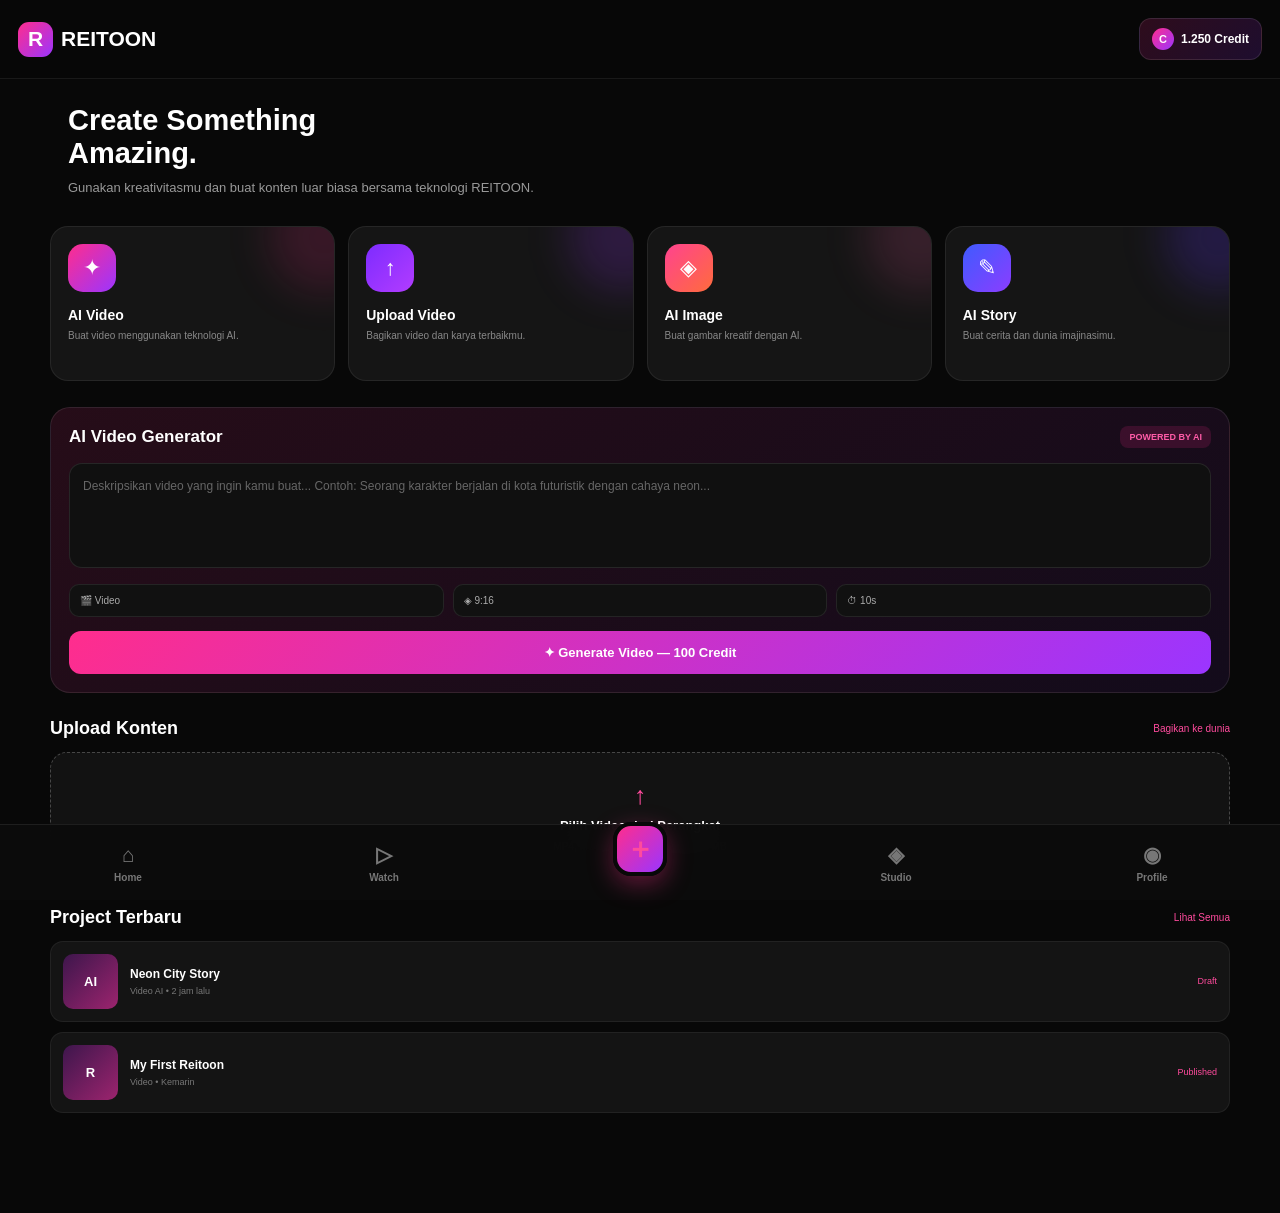
<file: create.html>
<!DOCTYPE html>
<html lang="id">
<head>
  <meta charset="UTF-8">
  <meta name="viewport" content="width=device-width, initial-scale=1.0">
  <title>Create — REITOON</title>

  <style>
    * {
      margin: 0;
      padding: 0;
      box-sizing: border-box;
      font-family: Arial, Helvetica, sans-serif;
    }

    body {
      background: #080808;
      color: #fff;
      padding-bottom: 100px;
    }

    /* HEADER */

    .header {
      padding: 18px;
      display: flex;
      align-items: center;
      justify-content: space-between;
      border-bottom: 1px solid rgba(255,255,255,.07);
      background: rgba(8,8,8,.96);
    }

    .logo {
      display: flex;
      align-items: center;
      gap: 8px;
      font-size: 21px;
      font-weight: 900;
    }

    .logo-icon {
      width: 35px;
      height: 35px;
      border-radius: 11px;
      background: linear-gradient(135deg,#ff2d8d,#9b35ff);
      display: flex;
      align-items: center;
      justify-content: center;
      font-weight: 900;
    }

    .credit-box {
      display: flex;
      align-items: center;
      gap: 7px;
      padding: 9px 12px;
      border-radius: 12px;
      background: linear-gradient(
        135deg,
        rgba(255,45,141,.16),
        rgba(155,53,255,.16)
      );
      border: 1px solid rgba(255,255,255,.1);
    }

    .credit-icon {
      width: 22px;
      height: 22px;
      border-radius: 50%;
      background: linear-gradient(135deg,#ff2d8d,#9b35ff);
      display: flex;
      align-items: center;
      justify-content: center;
      font-size: 11px;
      font-weight: bold;
    }

    .credit-value {
      font-size: 12px;
      font-weight: bold;
    }

    /* INTRO */

    .intro {
      padding: 25px 18px 10px;
    }

    .intro h1 {
      font-size: 29px;
      margin-bottom: 8px;
      font-weight: 900;
    }

    .intro p {
      color: #999;
      font-size: 13px;
      line-height: 1.5;
    }

    /* CREATE OPTIONS */

    .create-grid {
      display: grid;
      grid-template-columns: repeat(2,1fr);
      gap: 13px;
      padding: 18px;
    }

    .create-card {
      min-height: 155px;
      padding: 17px;
      border-radius: 18px;
      background: #151515;
      border: 1px solid rgba(255,255,255,.07);
      position: relative;
      overflow: hidden;
      cursor: pointer;
      transition: .2s;
    }

    .create-card:active {
      transform: scale(.97);
    }

    .create-card::after {
      content: "";
      position: absolute;
      width: 110px;
      height: 110px;
      border-radius: 50%;
      right: -45px;
      top: -45px;
      background: rgba(255,45,141,.15);
      filter: blur(20px);
    }

    .create-card:nth-child(2)::after {
      background: rgba(155,53,255,.18);
    }

    .create-card:nth-child(3)::after {
      background: rgba(255,92,168,.14);
    }

    .create-card:nth-child(4)::after {
      background: rgba(95,53,255,.2);
    }

    .create-icon {
      width: 48px;
      height: 48px;
      border-radius: 15px;
      background: linear-gradient(135deg,#ff2d8d,#9b35ff);
      display: flex;
      align-items: center;
      justify-content: center;
      font-size: 22px;
      margin-bottom: 15px;
      position: relative;
      z-index: 2;
    }

    .create-card:nth-child(2) .create-icon {
      background: linear-gradient(135deg,#7d2cff,#b23cff);
    }

    .create-card:nth-child(3) .create-icon {
      background: linear-gradient(135deg,#ff438f,#ff6b3d);
    }

    .create-card:nth-child(4) .create-icon {
      background: linear-gradient(135deg,#3f5bff,#8b3dff);
    }

    .create-card h3 {
      font-size: 14px;
      margin-bottom: 6px;
      position: relative;
      z-index: 2;
    }

    .create-card p {
      color: #888;
      font-size: 10px;
      line-height: 1.4;
      position: relative;
      z-index: 2;
    }

    /* AI GENERATOR */

    .generator {
      margin: 8px 18px 25px;
      padding: 18px;
      border-radius: 20px;
      background:
        linear-gradient(
          145deg,
          rgba(255,45,141,.12),
          rgba(155,53,255,.08)
        );
      border: 1px solid rgba(255,255,255,.09);
    }

    .generator-header {
      display: flex;
      align-items: center;
      justify-content: space-between;
      margin-bottom: 15px;
    }

    .generator-title {
      font-size: 17px;
      font-weight: bold;
    }

    .ai-badge {
      padding: 6px 9px;
      border-radius: 8px;
      background: rgba(255,45,141,.15);
      color: #ff5ca8;
      font-size: 9px;
      font-weight: bold;
    }

    .prompt-box {
      width: 100%;
      min-height: 105px;
      resize: none;
      padding: 13px;
      border-radius: 13px;
      background: #101010;
      border: 1px solid rgba(255,255,255,.09);
      outline: none;
      color: white;
      font-size: 12px;
      line-height: 1.5;
    }

    .prompt-box::placeholder {
      color: #666;
    }

    .settings-row {
      display: flex;
      gap: 9px;
      margin-top: 12px;
    }

    .setting {
      flex: 1;
      padding: 10px;
      border-radius: 10px;
      background: #111;
      border: 1px solid rgba(255,255,255,.08);
      color: #aaa;
      font-size: 10px;
    }

    .generate-btn {
      width: 100%;
      margin-top: 14px;
      padding: 14px;
      border: none;
      border-radius: 12px;
      background: linear-gradient(135deg,#ff2d8d,#9b35ff);
      color: white;
      font-weight: bold;
      font-size: 13px;
      cursor: pointer;
    }

    /* UPLOAD */

    .upload-section {
      margin: 0 18px 25px;
    }

    .section-title {
      display: flex;
      align-items: center;
      justify-content: space-between;
      margin-bottom: 13px;
    }

    .section-title h2 {
      font-size: 18px;
    }

    .section-title span {
      color: #ff4b9d;
      font-size: 10px;
    }

    .upload-box {
      height: 130px;
      border-radius: 17px;
      border: 1px dashed rgba(255,255,255,.22);
      background: #121212;
      display: flex;
      flex-direction: column;
      align-items: center;
      justify-content: center;
      gap: 8px;
      color: #888;
      cursor: pointer;
    }

    .upload-box strong {
      color: #fff;
      font-size: 13px;
    }

    .upload-box span {
      font-size: 10px;
    }

    .upload-icon {
      font-size: 25px;
      color: #ff4b9d;
    }

    #fileInput {
      display: none;
    }

    /* RECENT PROJECTS */

    .projects {
      margin: 0 18px;
    }

    .project-list {
      display: flex;
      flex-direction: column;
      gap: 10px;
    }

    .project {
      padding: 12px;
      border-radius: 13px;
      background: #141414;
      border: 1px solid rgba(255,255,255,.06);
      display: flex;
      align-items: center;
      gap: 12px;
    }

    .project-thumb {
      width: 55px;
      height: 55px;
      border-radius: 10px;
      background: linear-gradient(135deg,#3d164c,#9c246e);
      display: flex;
      align-items: center;
      justify-content: center;
      font-weight: bold;
      font-size: 13px;
    }

    .project-info {
      flex: 1;
    }

    .project-name {
      font-size: 12px;
      font-weight: bold;
      margin-bottom: 5px;
    }

    .project-meta {
      font-size: 9px;
      color: #777;
    }

    .project-status {
      font-size: 9px;
      color: #ff4b9d;
    }

    /* BOTTOM NAV */

    .bottom-nav {
      position: fixed;
      bottom: 0;
      left: 0;
      right: 0;
      height: 76px;
      background: rgba(12,12,12,.97);
      backdrop-filter: blur(20px);
      border-top: 1px solid rgba(255,255,255,.08);
      display: flex;
      align-items: center;
      justify-content: space-around;
      z-index: 200;
    }

    .nav-item {
      width: 20%;
      height: 100%;
      display: flex;
      flex-direction: column;
      align-items: center;
      justify-content: center;
      gap: 5px;
      color: #777;
      font-size: 10px;
      font-weight: bold;
      cursor: pointer;
    }

    .nav-item.active {
      color: #ff4b9d;
    }

    .nav-icon {
      font-size: 21px;
    }

    .create-button {
      width: 54px;
      height: 54px;
      margin-top: -28px;
      border-radius: 18px;
      background: linear-gradient(135deg,#ff2d8d,#9b35ff);
      border: 4px solid #080808;
      display: flex;
      align-items: center;
      justify-content: center;
      font-size: 28px;
      box-shadow: 0 8px 25px rgba(255,45,141,.35);
    }

    @media (min-width: 768px) {

      .create-grid {
        grid-template-columns: repeat(4,1fr);
        padding-left: 50px;
        padding-right: 50px;
      }

      .intro,
      .generator,
      .upload-section,
      .projects {
        margin-left: 50px;
        margin-right: 50px;
      }
    }
  </style>
</head>

<body>

  <!-- HEADER -->

  <header class="header">

    <div class="logo">
      <div class="logo-icon">R</div>
      <span>REITOON</span>
    </div>

    <div class="credit-box">

      <div class="credit-icon">
        C
      </div>

      <div class="credit-value">
        1.250 Credit
      </div>

    </div>

  </header>


  <!-- INTRO -->

  <section class="intro">

    <h1>
      Create Something<br>
      Amazing.
    </h1>

    <p>
      Gunakan kreativitasmu dan buat konten
      luar biasa bersama teknologi REITOON.
    </p>

  </section>


  <!-- CREATE OPTIONS -->

  <section class="create-grid">

    <div class="create-card"
      onclick="showGenerator()">

      <div class="create-icon">
        ✦
      </div>

      <h3>
        AI Video
      </h3>

      <p>
        Buat video menggunakan teknologi AI.
      </p>

    </div>


    <div class="create-card"
      onclick="uploadVideo()">

      <div class="create-icon">
        ↑
      </div>

      <h3>
        Upload Video
      </h3>

      <p>
        Bagikan video dan karya terbaikmu.
      </p>

    </div>


    <div class="create-card"
      onclick="createImage()">

      <div class="create-icon">
        ◈
      </div>

      <h3>
        AI Image
      </h3>

      <p>
        Buat gambar kreatif dengan AI.
      </p>

    </div>


    <div class="create-card"
      onclick="createStory()">

      <div class="create-icon">
        ✎
      </div>

      <h3>
        AI Story
      </h3>

      <p>
        Buat cerita dan dunia imajinasimu.
      </p>

    </div>

  </section>


  <!-- AI GENERATOR -->

  <section class="generator"
    id="generator">

    <div class="generator-header">

      <div class="generator-title">
        AI Video Generator
      </div>

      <div class="ai-badge">
        POWERED BY AI
      </div>

    </div>

    <textarea
      class="prompt-box"
      id="prompt"
      placeholder="Deskripsikan video yang ingin kamu buat... Contoh: Seorang karakter berjalan di kota futuristik dengan cahaya neon..."></textarea>

    <div class="settings-row">

      <div class="setting">
        🎬 Video
      </div>

      <div class="setting">
        ◈ 9:16
      </div>

      <div class="setting">
        ⏱ 10s
      </div>

    </div>

    <button
      class="generate-btn"
      onclick="generateVideo()">

      ✦ Generate Video — 100 Credit

    </button>

  </section>


  <!-- UPLOAD -->

  <section class="upload-section">

    <div class="section-title">

      <h2>
        Upload Konten
      </h2>

      <span>
        Bagikan ke dunia
      </span>

    </div>

    <label
      class="upload-box"
      for="fileInput">

      <div class="upload-icon">
        ↑
      </div>

      <strong>
        Pilih Video dari Perangkat
      </strong>

      <span>
        MP4, MOV, WEBM • Maksimal 500 MB
      </span>

    </label>

    <input
      type="file"
      id="fileInput"
      accept="video/*"
      onchange="handleUpload(event)">

  </section>


  <!-- RECENT PROJECTS -->

  <section class="projects">

    <div class="section-title">

      <h2>
        Project Terbaru
      </h2>

      <span>
        Lihat Semua
      </span>

    </div>

    <div class="project-list">

      <div class="project">

        <div class="project-thumb">
          AI
        </div>

        <div class="project-info">

          <div class="project-name">
            Neon City Story
          </div>

          <div class="project-meta">
            Video AI • 2 jam lalu
          </div>

        </div>

        <div class="project-status">
          Draft
        </div>

      </div>


      <div class="project">

        <div class="project-thumb">
          R
        </div>

        <div class="project-info">

          <div class="project-name">
            My First Reitoon
          </div>

          <div class="project-meta">
            Video • Kemarin
          </div>

        </div>

        <div class="project-status">
          Published
        </div>

      </div>

    </div>

  </section>


  <!-- BOTTOM NAV -->

  <nav class="bottom-nav">

    <div class="nav-item"
      onclick="goHome()">

      <div class="nav-icon">
        ⌂
      </div>

      <span>
        Home
      </span>

    </div>


    <div class="nav-item"
      onclick="openWatch()">

      <div class="nav-icon">
        ▷
      </div>

      <span>
        Watch
      </span>

    </div>


    <div class="nav-item active">

      <div class="create-button">
        ＋
      </div>

    </div>


    <div class="nav-item"
      onclick="openStudio()">

      <div class="nav-icon">
        ◈
      </div>

      <span>
        Studio
      </span>

    </div>


    <div class="nav-item"
      onclick="openProfile()">

      <div class="nav-icon">
        ◉
      </div>

      <span>
        Profile
      </span>

    </div>

  </nav>


  <!-- JAVASCRIPT -->

  <script>

    function goHome() {
      window.location.href = "index.html";
    }

    function openWatch() {
      window.location.href = "watch.html";
    }

    function openStudio() {
      window.location.href = "studio.html";
    }

    function openProfile() {
      window.location.href = "profile.html";
    }


    function showGenerator() {

      document
        .getElementById("generator")
        .scrollIntoView({
          behavior: "smooth"
        });

    }


    function uploadVideo() {

      document
        .getElementById("fileInput")
        .click();

    }


    function createImage() {

      alert(
        "AI Image Generator akan segera tersedia."
      );

    }


    function createStory() {

      alert(
        "AI Story Generator akan segera tersedia."
      );

    }


    function generateVideo() {

      const prompt =
        document
        .getElementById("prompt")
        .value
        .trim();

      if (!prompt) {

        alert(
          "Tulis deskripsi video terlebih dahulu."
        );

        return;

      }

      alert(
        "Video sedang diproses menggunakan 100 Credit."
      );

    }


    function handleUpload(event) {

      const file =
        event.target.files[0];

      if (!file) return;

      alert(
        "File berhasil dipilih: " +
        file.name
      );

    }

  </script>

</body>
</html>
</file>
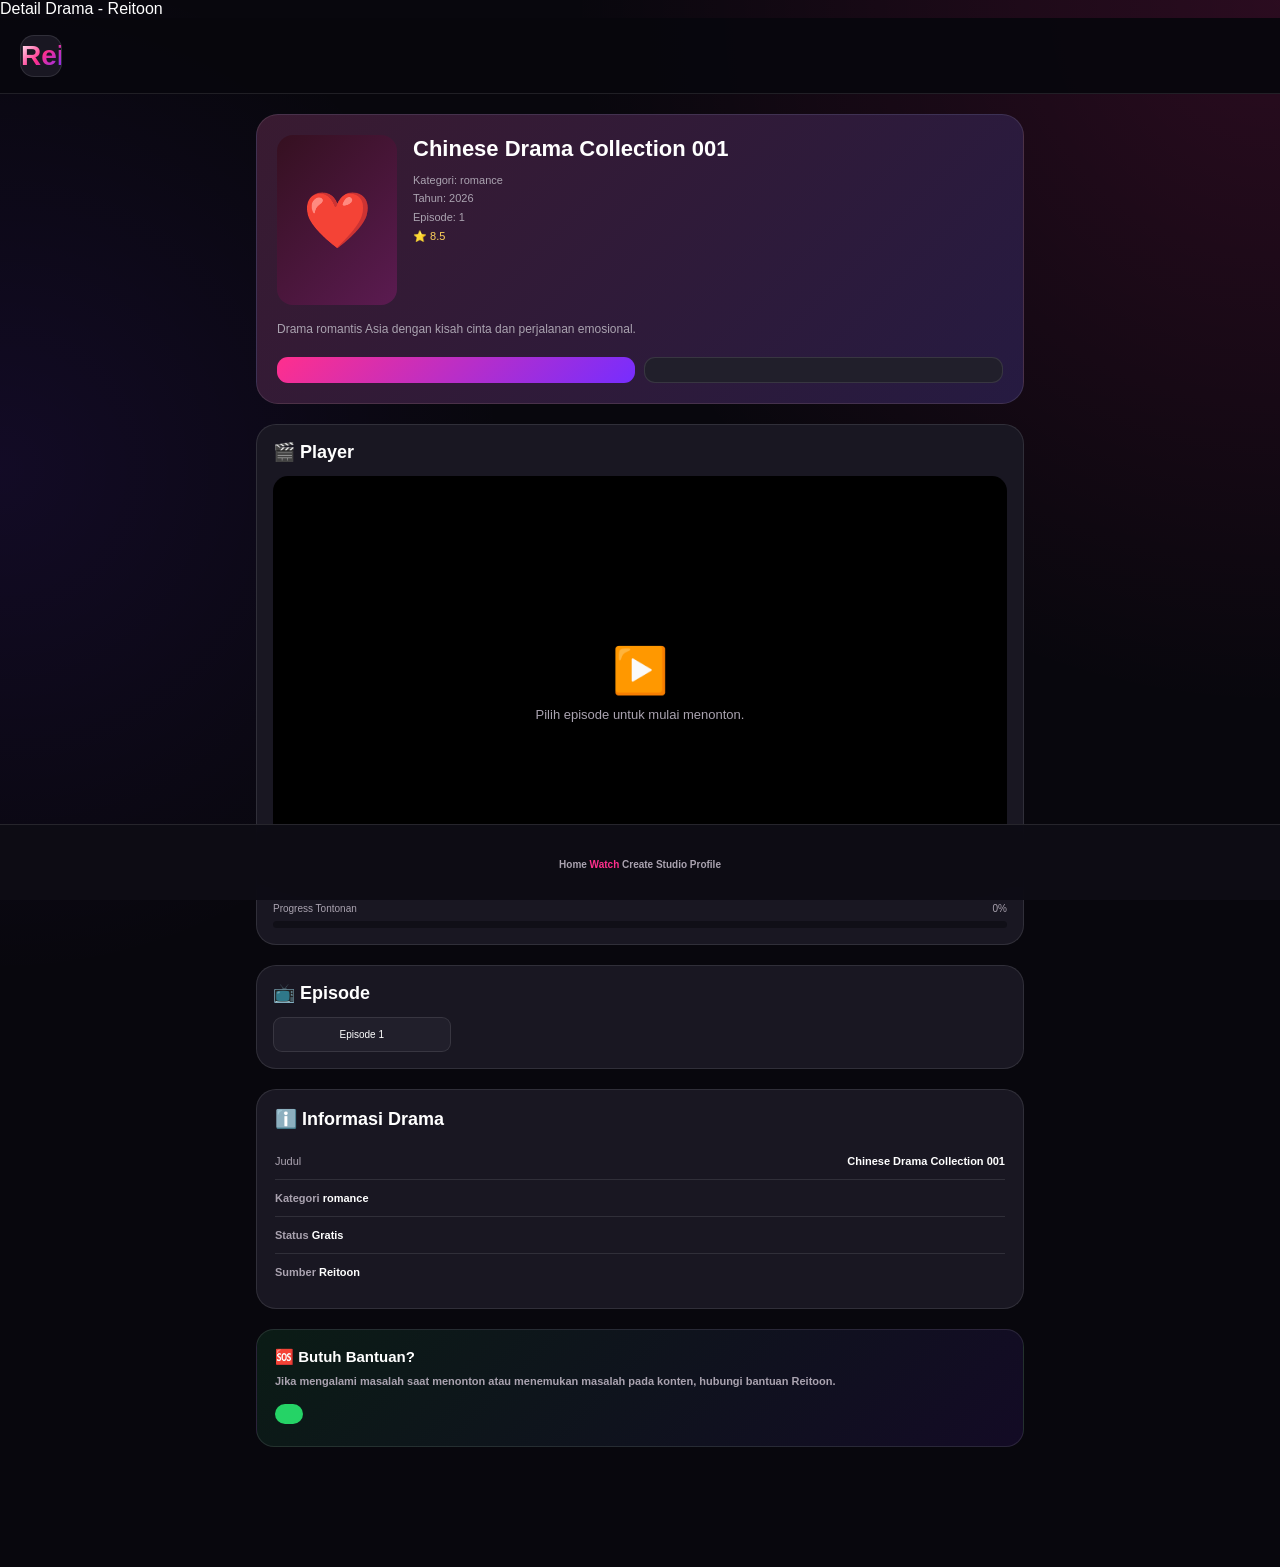
<file: detail.html>
<!DOCTYPE html><html lang="id"><head><meta charset="UTF-8"><meta
name="viewport"
content="width=device-width, initial-scale=1.0"

«»

<meta
name="theme-color"
content="#08070d"

«»

<title>Detail Drama - Reitoon</title><style>

*{
box-sizing:border-box;
margin:0;
padding:0;
}

:root{

--bg:#08070d;
--surface:#191722;
--surface-light:#211f2b;
--surface-dark:#100f17;

--text:#ffffff;
--muted:#aaa3b0;

--pink:#ff2f8d;
--purple:#762dff;
--yellow:#ffd35a;
--green:#25d366;
--red:#ff526d;

--border:rgba(255,255,255,.10);

}

body{

min-height:100vh;

background:

radial-gradient(
circle at 100% 0%,
rgba(255,40,145,.14),
transparent 35%
),

radial-gradient(
circle at 0% 30%,
rgba(112,45,255,.10),
transparent 30%
),

var(--bg);

color:var(--text);

font-family:
Arial,
Helvetica,
sans-serif;

padding-bottom:100px;

}


/* HEADER */

.header{

height:76px;

display:flex;

align-items:center;

justify-content:space-between;

padding:16px 20px;

background:rgba(8,7,13,.94);

border-bottom:1px solid var(--border);

position:sticky;

top:0;

z-index:20;

}

.back-button{

width:42px;

height:42px;

border-radius:14px;

border:1px solid var(--border);

background:var(--surface);

color:#fff;

font-size:20px;

cursor:pointer;

}

.logo{

font-size:28px;

font-weight:800;

background:

linear-gradient(
135deg,
#fff,
var(--pink),
var(--purple)
);

-webkit-background-clip:text;

-webkit-text-fill-color:transparent;

}

.header-space{

width:42px;

}


/* CONTAINER */

.container{

width:100%;

max-width:800px;

margin:auto;

padding:20px 16px;

}


/* HERO */

.drama-hero{

padding:20px;

border-radius:22px;

background:

linear-gradient(
135deg,
rgba(255,47,141,.14),
rgba(118,45,255,.14)
),

var(--surface);

border:1px solid var(--border);

margin-bottom:18px;

}

.drama-top{

display:flex;

gap:16px;

}

.drama-poster{

width:120px;

height:170px;

flex-shrink:0;

display:flex;

align-items:center;

justify-content:center;

border-radius:16px;

background:

linear-gradient(
135deg,
#351020,
#5b1b51
);

font-size:55px;

}

.drama-info{

flex:1;

min-width:0;

}

.drama-title{

font-size:22px;

line-height:1.25;

margin-bottom:8px;

}

.drama-meta{

font-size:11px;

color:var(--muted);

line-height:1.7;

}

.rating{

color:var(--yellow);

}

.description{

margin-top:14px;

font-size:12px;

color:var(--muted);

line-height:1.7;

}


/* ACTIONS */

.action-row{

display:flex;

gap:9px;

margin-top:18px;

}

.action-button{

flex:1;

padding:12px 8px;

border-radius:11px;

font-size:11px;

font-weight:bold;

cursor:pointer;

}

.watch-button{

border:none;

background:

linear-gradient(
135deg,
var(--pink),
var(--purple)
);

color:white;

}

.favorite-button{

border:1px solid var(--border);

background:var(--surface-light);

color:white;

}


/* PLAYER */

.player-section{

margin-top:20px;

padding:16px;

border-radius:20px;

background:var(--surface);

border:1px solid var(--border);

}

.section-title{

font-size:18px;

margin-bottom:13px;

}

.video-wrapper{

width:100%;

aspect-ratio:16/9;

overflow:hidden;

border-radius:15px;

background:#000;

}

.video-wrapper video{

width:100%;

height:100%;

display:block;

object-fit:contain;

background:#000;

}

.video-placeholder{

height:100%;

display:flex;

align-items:center;

justify-content:center;

flex-direction:column;

gap:10px;

color:var(--muted);

font-size:13px;

text-align:center;

padding:20px;

}

.video-placeholder-icon{

font-size:45px;

}


/* PROGRESS */

.progress-box{

margin-top:14px;

}

.progress-label{

display:flex;

justify-content:space-between;

font-size:10px;

color:var(--muted);

margin-bottom:7px;

}

.progress-bar{

width:100%;

height:7px;

border-radius:10px;

background:var(--surface-dark);

overflow:hidden;

}

.progress-fill{

height:100%;

width:0%;

border-radius:10px;

background:

linear-gradient(
90deg,
var(--pink),
var(--purple)
);

}


/* EPISODES */

.episode-section{

margin-top:20px;

padding:16px;

border-radius:20px;

background:var(--surface);

border:1px solid var(--border);

}

.episode-grid{

display:grid;

grid-template-columns:
repeat(4,1fr);

gap:8px;

}

.episode-button{

padding:11px 5px;

border-radius:9px;

border:1px solid var(--border);

background:var(--surface-light);

color:white;

font-size:10px;

cursor:pointer;

}

.episode-button.active{

border-color:var(--pink);

background:

rgba(255,47,141,.15);

color:#ff8abc;

}


/* INFORMATION */

.info-section{

margin-top:20px;

padding:18px;

border-radius:20px;

background:var(--surface);

border:1px solid var(--border);

}

.info-row{

display:flex;

justify-content:space-between;

gap:15px;

padding:12px 0;

border-bottom:1px solid var(--border);

font-size:11px;

}

.info-row:last-child{

border-bottom:none;

}

.info-row span{

color:var(--muted);

}


/* HELP */

.help-card{

margin-top:20px;

padding:18px;

border-radius:18px;

background:

linear-gradient(
135deg,
rgba(37,211,102,.10),
rgba(118,45,255,.10)
);

border:1px solid var(--border);

}

.help-card h3{

font-size:15px;

margin-bottom:7px;

}

.help-card p{

font-size:11px;

color:var(--muted);

line-height:1.6;

margin-bottom:13px;

}

.help-button{

display:inline-block;

padding:10px 14px;

border-radius:10px;

background:var(--green);

color:#fff;

text-decoration:none;

font-size:11px;

font-weight:bold;

}


/* TOAST */

.toast{

position:fixed;

left:50%;

bottom:95px;

transform:

translateX(-50%)
translateY(20px);

padding:13px 18px;

border-radius:14px;

background:var(--surface-light);

border:1px solid var(--border);

font-size:12px;

opacity:0;

pointer-events:none;

transition:.3s;

z-index:100;

white-space:nowrap;

}

.toast.show{

opacity:1;

transform:

translateX(-50%)
translateY(0);

}


/* NAV */

.bottom-nav{

position:fixed;

bottom:0;

left:0;

right:0;

height:76px;

display:flex;

justify-content:space-around;

align-items:center;

background:rgba(14,13,21,.96);

backdrop-filter:blur(18px);

border-top:1px solid var(--border);

z-index:30;

}

.nav-item{

color:var(--muted);

text-decoration:none;

text-align:center;

font-size:10px;

min-width:60px;

}

.nav-icon{

display:block;

font-size:21px;

margin-bottom:4px;

}

.nav-item.active{

color:var(--pink);

}


@media(max-width:500px){

.drama-poster{

width:100px;

height:145px;

font-size:42px;

}

.drama-title{

font-size:18px;

}

.episode-grid{

grid-template-columns:
repeat(4,1fr);

}

}

</style></head><body><header class="header"><button
class="back-button"
onclick="goBack()"

«»

←
</button>

<div class="logo">
Reitoon
</div><div class="header-space"></div></header><main class="container"><section
class="drama-hero"
><div class="drama-top"><div
class="drama-poster"
id="dramaIcon"
>
🎬
</div><div
class="drama-info"
><h1
class="drama-title"
id="dramaTitle"
>
Drama Reitoon
</h1><div
class="drama-meta"
><div
id="dramaCategory"
>
Drama Asia
</div><div
id="dramaYear"
>
Tahun -
</div><div
id="dramaEpisodes"
>
Episode -
</div><div
class="rating"
id="dramaRating"
>
⭐ -
</div></div></div></div><p
class="description"
id="dramaDescription"
>
Deskripsi drama.
</p><div
class="action-row"
><button
class="action-button watch-button"
onclick="startWatching()"

«»

▶️ Tonton Sekarang
</button>

<button
class="action-button favorite-button"
onclick="toggleFavorite()"
id="favoriteButton"

«»

♡ Favorit
</button>

</div></section><section
class="player-section"
><h2
class="section-title"
>
🎬 Player
</h2><div
class="video-wrapper"
id="videoWrapper"
><div
class="video-placeholder"
><div
class="video-placeholder-icon"
>
▶️
</div><div>
Pilih episode untuk mulai menonton.
</div></div></div><div
class="progress-box"
><div
class="progress-label"
><span>
Progress Tontonan
</span><span
id="progressText"

«»

0%
</span>

</div><div
class="progress-bar"
><div
class="progress-fill"
id="progressFill"
>
</div></div></div></section><section
class="episode-section"
><h2
class="section-title"
>
📺 Episode
</h2><div
class="episode-grid"
id="episodeGrid"
>
</div></section><section
class="info-section"
><h2
class="section-title"
>
ℹ️ Informasi Drama
</h2><div
class="info-row"
><span>
Judul
</span><strong
id="infoTitle"

«»

- 

</strong></div><div
class="info-row"
><span>
Kategori
</span><strong
id="infoCategory"

«»

- 

</strong></div><div
class="info-row"
><span>
Status
</span><strong
id="infoStatus"

«»

- 

</strong></div><div
class="info-row"
><span>
Sumber
</span><strong>
Reitoon
</strong></div></section><section
class="help-card"
><h3>
🆘 Butuh Bantuan?
</h3><p>
Jika mengalami masalah saat menonton atau menemukan masalah pada konten, hubungi bantuan Reitoon.
</p><a
href="help.html"
class="help-button"

«»

💬 Buka Bantuan / CS
</a>

</section></main><nav
class="bottom-nav"
><a
class="nav-item"
href="index.html"

«»

<span
class="nav-icon"

«»

🏠
</span>

Home

</a><a
class="nav-item active"
href="watch.html"

«»

<span
class="nav-icon"

«»

▶️
</span>

Watch

</a><a
class="nav-item"
href="create.html"

«»

<span
class="nav-icon"

«»

✨
</span>

Create

</a><a
class="nav-item"
href="studio.html"

«»

<span
class="nav-icon"

«»

🎥
</span>

Studio

</a><a
class="nav-item"
href="profile.html"

«»

<span
class="nav-icon"

«»

👤
</span>

Profile

</a></nav><div
class="toast"
id="toast"
>
</div><script>


/* =====================================================
   DATABASE DRAMA
===================================================== */

const dramaDatabase = [

{

id:"reitoon-001",

title:"Chinese Drama Collection 001",

category:"romance",

type:"free",

year:"2026",

episodes:1,

rating:"⭐ 8.5",

icon:"❤️",

description:
"Drama romantis Asia dengan kisah cinta dan perjalanan emosional.",

videoUrl:""

},

{

id:"reitoon-002",

title:"Chinese Drama Collection 002",

category:"fantasy",

type:"free",

year:"2026",

episodes:1,

rating:"⭐ 8.6",

icon:"✨",

description:
"Petualangan fantasi dengan dunia penuh misteri dan keajaiban.",

videoUrl:""

},

{

id:"reitoon-003",

title:"Chinese Drama Collection 003",

category:"wuxia",

type:"licensed",

year:"2026",

episodes:1,

rating:"⭐ 8.7",

icon:"⚔️",

description:
"Kisah pendekar dan perjalanan penuh tantangan.",

videoUrl:""

}

];


/* =====================================================
   AMBIL ID DRAMA
===================================================== */

const urlParams =
new URLSearchParams(
window.location.search
);

const dramaId =
urlParams.get("id");


/* =====================================================
   AMBIL DATA DRAMA
===================================================== */

let drama =
dramaDatabase.find(function(item){

return item.id === dramaId;

});


if(!drama){

const savedId =
localStorage.getItem(
"reitoon_selected_drama"
);

drama =
dramaDatabase.find(function(item){

return item.id === savedId;

});

}


if(!drama){

drama =
dramaDatabase[0];

}


/* =====================================================
   FUNGSI UTAMA RIWAYAT TONTON
===================================================== */

function saveWatchHistory(){

let history =

JSON.parse(

localStorage.getItem(
"reitoon_watch_history"
)

) || [];


const newHistory = {

id:drama.id,

title:drama.title,

category:drama.category,

rating:drama.rating,

icon:drama.icon,

watchedAt:

new Date()
.toLocaleString(
"id-ID"
)

};


history = history.filter(function(item){

return item.id !== drama.id;

});


history.unshift(newHistory);


history =
history.slice(0,20);


localStorage.setItem(

"reitoon_watch_history",

JSON.stringify(history)

);


showToast(
"🕘 Riwayat tonton tersimpan"
);

}


/* =====================================================
   TAMPILKAN DATA
===================================================== */

function renderDrama(){

document
.getElementById(
"dramaIcon"
)
.textContent =
drama.icon;


document
.getElementById(
"dramaTitle"
)
.textContent =
drama.title;


document
.getElementById(
"dramaCategory"
)
.textContent =
"Kategori: " +
drama.category;


document
.getElementById(
"dramaYear"
)
.textContent =
"Tahun: " +
drama.year;


document
.getElementById(
"dramaEpisodes"
)
.textContent =
"Episode: " +
drama.episodes;


document
.getElementById(
"dramaRating"
)
.textContent =
drama.rating;


document
.getElementById(
"dramaDescription"
)
.textContent =
drama.description;


document
.getElementById(
"infoTitle"
)
.textContent =
drama.title;


document
.getElementById(
"infoCategory"
)
.textContent =
drama.category;


document
.getElementById(
"infoStatus"
)
.textContent =
drama.type === "free"
?
"Gratis"
:
"Berlisensi";


renderEpisodes();

}


/* =====================================================
   EPISODE
===================================================== */

function renderEpisodes(){

const grid =
document
.getElementById(
"episodeGrid"
);


const total =
Number(drama.episodes)
||
1;


let html = "";


for(
let i=1;
i<=total;
i++
){

html += `

<button
class="episode-button"
onclick="selectEpisode(${i})"
>
Episode ${i}
</button>

`;

}


grid.innerHTML =
html;

}


/* =====================================================
   MULAI MENONTON
===================================================== */

function startWatching(){

saveWatchHistory();

selectEpisode(1);

showToast(
"▶️ Selamat menonton"
);

}


/* =====================================================
   PLAYER
===================================================== */

function selectEpisode(number){

saveWatchHistory();


const wrapper =
document
.getElementById(
"videoWrapper"
);


if(
drama.videoUrl &&
drama.videoUrl.trim() !== ""
){

wrapper.innerHTML = `

<video
id="videoPlayer"
controls
playsinline
>

<source
src="${drama.videoUrl}"
type="video/mp4"
>

Browser kamu tidak mendukung video.

</video>

`;

const player =
document
.getElementById(
"videoPlayer"
);


player.addEventListener(
"timeupdate",
function(){

if(
player.duration
){

const progress =
(
player.currentTime /
player.duration
) * 100;


updateProgress(
progress
);

}

});


}

else{

wrapper.innerHTML = `

<div
class="video-placeholder"
>

<div
class="video-placeholder-icon"
>
🔒
</div>

<div>
Video belum tersedia.
</div>

<small>
Tambahkan URL video yang legal dan memiliki izin penggunaan.
</small>

</div>

`;

}


document
.querySelectorAll(
".episode-button"
)
.forEach(function(button){

button.classList.remove(
"active"
);

});


const buttons =
document
.querySelectorAll(
".episode-button"
);


if(buttons[number-1]){

buttons[number-1]
.classList.add(
"active"
);

}

}


/* =====================================================
   PROGRESS
===================================================== */

function updateProgress(value){

const safeValue =
Math.min(
100,
Math.max(
0,
value
)
);


document
.getElementById(
"progressFill"
)
.style
.width =
safeValue +
"%";


document
.getElementById(
"progressText"
)
.textContent =
Math.round(
safeValue
) +
"%";


localStorage.setItem(

"reitoon_progress_" +
drama.id,

safeValue

);

}


/* =====================================================
   FAVORIT
===================================================== */

function toggleFavorite(){

let favorites =

JSON.parse(

localStorage.getItem(
"reitoon_favorites"
)

) || [];


const index =
favorites.indexOf(
drama.id
);


if(index === -1){

favorites.push(
drama.id
);

document
.getElementById(
"favoriteButton"
)
.textContent =
"♥ Favorit";


showToast(
"❤️ Ditambahkan ke favorit"
);

}

else{

favorites.splice(
index,
1
);

document
.getElementById(
"favoriteButton"
)
.textContent =
"♡ Favorit";


showToast(
"Favorit dihapus"
);

}


localStorage.setItem(

"reitoon_favorites",

JSON.stringify(
favorites
)

);

}


/* =====================================================
   LOAD FAVORIT & PROGRESS
===================================================== */

function loadSavedData(){

const favorites =

JSON.parse(

localStorage.getItem(
"reitoon_favorites"
)

) || [];


if(
favorites.includes(
drama.id
)
){

document
.getElementById(
"favoriteButton"
)
.textContent =
"♥ Favorit";

}


const savedProgress =

Number(

localStorage.getItem(

"reitoon_progress_" +
drama.id

)

) || 0;


updateProgress(
savedProgress
);

}


/* =====================================================
   TOAST
===================================================== */

function showToast(message){

const toast =
document
.getElementById(
"toast"
);


toast.textContent =
message;


toast.classList.add(
"show"
);


setTimeout(function(){

toast.classList.remove(
"show"
);

},2500);

}


/* =====================================================
   BACK
===================================================== */

function goBack(){

if(
document.referrer
){

history.back();

}

else{

window.location.href =
"watch.html";

}

}


/* =====================================================
   START
===================================================== */

renderDrama();

loadSavedData();

</script></body></html>
</file>
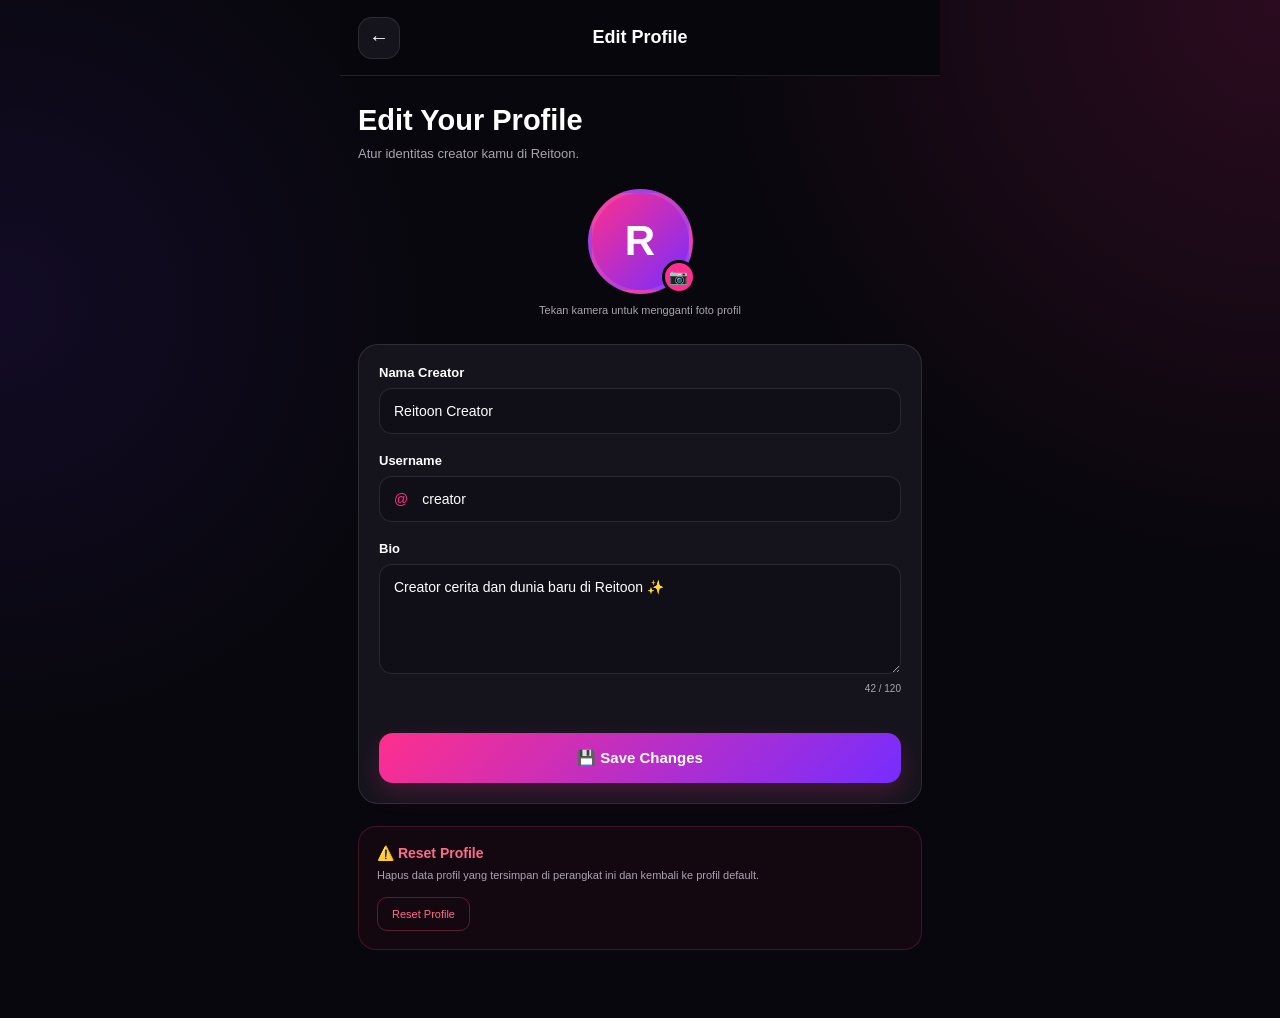
<file: edit-profile.html>
<!DOCTYPE html>
<html lang="id">

<head>

  <meta charset="UTF-8">

  <meta
    name="viewport"
    content="width=device-width, initial-scale=1.0"
  >

  <meta
    name="theme-color"
    content="#08070d"
  >

  <title>Edit Profile - Reitoon</title>


  <style>

    * {
      margin: 0;
      padding: 0;
      box-sizing: border-box;
    }

    :root {
      --bg: #08070d;
      --surface: #15141d;
      --surface-light: #211f2b;
      --text: #ffffff;
      --muted: #aaa3b0;
      --pink: #ff2f8d;
      --purple: #762dff;
      --border: rgba(255,255,255,0.10);
    }

    body {
      min-height: 100vh;
      background:
        radial-gradient(
          circle at 100% 0%,
          rgba(255,40,145,0.14),
          transparent 35%
        ),
        radial-gradient(
          circle at 0% 30%,
          rgba(112,45,255,0.10),
          transparent 30%
        ),
        var(--bg);
      color: var(--text);
      font-family: Arial, Helvetica, sans-serif;
      padding-bottom: 40px;
      overflow-x: hidden;
    }

    .app {
      width: 100%;
      max-width: 600px;
      margin: auto;
    }

    /* HEADER */

    .header {
      height: 76px;
      padding: 16px 18px;
      display: flex;
      align-items: center;
      justify-content: space-between;
      background: rgba(8,7,13,0.94);
      border-bottom: 1px solid var(--border);
      position: sticky;
      top: 0;
      z-index: 10;
    }

    .back-button {
      width: 42px;
      height: 42px;
      border-radius: 14px;
      border: 1px solid var(--border);
      background: var(--surface);
      color: white;
      font-size: 20px;
      cursor: pointer;
    }

    .header-title {
      font-size: 18px;
      font-weight: bold;
    }

    .header-space {
      width: 42px;
    }

    /* CONTENT */

    .container {
      padding: 28px 18px;
    }

    .page-title {
      font-size: 29px;
      margin-bottom: 7px;
    }

    .page-subtitle {
      color: var(--muted);
      font-size: 13px;
      line-height: 1.5;
      margin-bottom: 25px;
    }

    /* AVATAR */

    .avatar-section {
      text-align: center;
      margin-bottom: 28px;
    }

    .avatar-wrapper {
      position: relative;
      width: 105px;
      height: 105px;
      margin: auto;
    }

    .avatar {
      width: 105px;
      height: 105px;
      border-radius: 50%;
      display: flex;
      align-items: center;
      justify-content: center;
      font-size: 42px;
      font-weight: bold;
      color: white;
      background:
        linear-gradient(
          135deg,
          var(--pink),
          var(--purple)
        );
      border: 4px solid rgba(255,255,255,0.10);
      overflow: hidden;
    }

    .avatar img {
      width: 100%;
      height: 100%;
      object-fit: cover;
    }

    .camera-button {
      position: absolute;
      right: -3px;
      bottom: 0;
      width: 34px;
      height: 34px;
      border-radius: 50%;
      border: 3px solid var(--bg);
      background: var(--pink);
      color: white;
      font-size: 15px;
      cursor: pointer;
    }

    #avatarInput {
      display: none;
    }

    .avatar-hint {
      color: var(--muted);
      font-size: 11px;
      margin-top: 10px;
    }

    /* FORM */

    .form-card {
      padding: 20px;
      border-radius: 20px;
      background: var(--surface);
      border: 1px solid var(--border);
    }

    .form-group {
      margin-bottom: 19px;
    }

    .form-group:last-child {
      margin-bottom: 0;
    }

    label {
      display: block;
      margin-bottom: 8px;
      font-size: 13px;
      font-weight: bold;
    }

    input,
    textarea {
      width: 100%;
      padding: 14px;
      border-radius: 13px;
      border: 1px solid var(--border);
      outline: none;
      background: #100f17;
      color: white;
      font-family: inherit;
      font-size: 14px;
    }

    input:focus,
    textarea:focus {
      border-color: var(--pink);
      box-shadow:
        0 0 0 3px rgba(255,47,141,0.08);
    }

    textarea {
      min-height: 110px;
      resize: vertical;
    }

    .username-wrapper {
      display: flex;
      align-items: center;
      background: #100f17;
      border: 1px solid var(--border);
      border-radius: 13px;
      overflow: hidden;
    }

    .username-prefix {
      padding-left: 14px;
      color: var(--pink);
      font-size: 14px;
    }

    .username-wrapper input {
      border: none;
      border-radius: 0;
      background: transparent;
    }

    .username-wrapper:focus-within {
      border-color: var(--pink);
      box-shadow:
        0 0 0 3px rgba(255,47,141,0.08);
    }

    .counter {
      color: var(--muted);
      text-align: right;
      font-size: 10px;
      margin-top: 5px;
    }

    /* SAVE */

    .save-button {
      width: 100%;
      margin-top: 20px;
      padding: 16px;
      border: none;
      border-radius: 14px;
      background:
        linear-gradient(
          135deg,
          var(--pink),
          var(--purple)
        );
      color: white;
      font-size: 15px;
      font-weight: bold;
      cursor: pointer;
      box-shadow:
        0 10px 25px rgba(255,47,141,0.20);
    }

    .save-button:active {
      transform: scale(0.98);
    }

    /* DANGER */

    .danger-section {
      margin-top: 22px;
      padding: 18px;
      border-radius: 18px;
      border: 1px solid rgba(255,80,110,0.18);
      background: rgba(255,50,80,0.05);
    }

    .danger-section h3 {
      font-size: 14px;
      color: #ff6b8a;
      margin-bottom: 6px;
    }

    .danger-section p {
      color: var(--muted);
      font-size: 11px;
      line-height: 1.5;
      margin-bottom: 14px;
    }

    .reset-button {
      padding: 10px 14px;
      border-radius: 10px;
      border: 1px solid rgba(255,80,110,0.30);
      background: transparent;
      color: #ff6b8a;
      font-size: 11px;
      cursor: pointer;
    }

    /* TOAST */

    .toast {
      position: fixed;
      left: 50%;
      bottom: 25px;
      transform: translateX(-50%) translateY(20px);
      padding: 13px 17px;
      border-radius: 12px;
      background: var(--surface-light);
      border: 1px solid var(--border);
      color: white;
      font-size: 12px;
      opacity: 0;
      pointer-events: none;
      transition: 0.3s;
      z-index: 50;
      white-space: nowrap;
    }

    .toast.show {
      opacity: 1;
      transform: translateX(-50%) translateY(0);
    }

    @media (max-width: 420px) {

      .container {
        padding-left: 14px;
        padding-right: 14px;
      }

      .form-card {
        padding: 17px;
      }

    }

  </style>

</head>


<body>


  <div class="app">


    <!-- HEADER -->

    <header class="header">

      <button
        class="back-button"
        onclick="goBack()"
      >

        ←

      </button>


      <div class="header-title">

        Edit Profile

      </div>


      <div class="header-space"></div>

    </header>


    <!-- CONTENT -->

    <main class="container">


      <h1 class="page-title">

        Edit Your Profile

      </h1>


      <p class="page-subtitle">

        Atur identitas creator kamu di Reitoon.

      </p>


      <!-- AVATAR -->

      <section class="avatar-section">


        <div class="avatar-wrapper">


          <div
            class="avatar"
            id="avatar"
          >

            R

          </div>


          <button
            class="camera-button"
            onclick="document.getElementById('avatarInput').click()"
          >

            📷

          </button>


          <input
            type="file"
            id="avatarInput"
            accept="image/*"
            onchange="previewAvatar(event)"
          >

        </div>


        <p class="avatar-hint">

          Tekan kamera untuk mengganti foto profil

        </p>


      </section>


      <!-- FORM -->

      <section class="form-card">


        <div class="form-group">

          <label>

            Nama Creator

          </label>


          <input
            type="text"
            id="nameInput"
            maxlength="30"
            placeholder="Masukkan nama creator"
          >

        </div>


        <div class="form-group">

          <label>

            Username

          </label>


          <div class="username-wrapper">

            <span class="username-prefix">

              @

            </span>


            <input
              type="text"
              id="usernameInput"
              maxlength="20"
              placeholder="username"
            >

          </div>

        </div>


        <div class="form-group">

          <label>

            Bio

          </label>


          <textarea
            id="bioInput"
            maxlength="120"
            placeholder="Ceritakan sedikit tentang kamu..."
            oninput="updateCounter()"
          ></textarea>


          <div
            class="counter"
            id="bioCounter"
          >

            0 / 120

          </div>

        </div>


        <button
          class="save-button"
          onclick="saveProfile()"
        >

          💾 Save Changes

        </button>


      </section>


      <!-- DANGER -->

      <section class="danger-section">


        <h3>

          ⚠️ Reset Profile

        </h3>


        <p>

          Hapus data profil yang tersimpan di perangkat ini dan kembali ke profil default.

        </p>


        <button
          class="reset-button"
          onclick="resetProfile()"
        >

          Reset Profile

        </button>


      </section>


    </main>


  </div>


  <!-- TOAST -->

  <div
    class="toast"
    id="toast"
  ></div>


  <script>


    let avatarData = "";


    /* LOAD PROFILE */

    function loadProfile() {


      const savedProfile =

        localStorage.getItem(
          "reitoon_profile"
        );


      if (!savedProfile) {


        document
          .getElementById("nameInput")
          .value =
          "Reitoon Creator";


        document
          .getElementById("usernameInput")
          .value =
          "creator";


        document
          .getElementById("bioInput")
          .value =
          "Creator cerita dan dunia baru di Reitoon ✨";


        updateCounter();


        return;

      }


      const profile =

        JSON.parse(savedProfile);


      document
        .getElementById("nameInput")
        .value =
        profile.name || "Reitoon Creator";


      document
        .getElementById("usernameInput")
        .value =
        profile.username || "creator";


      document
        .getElementById("bioInput")
        .value =
        profile.bio ||

        "Creator cerita dan dunia baru di Reitoon ✨";


      if (profile.avatar) {

        avatarData =
          profile.avatar;


        document
          .getElementById("avatar")
          .innerHTML =

          `<img src="${profile.avatar}" alt="Avatar">`;

      } else {

        updateAvatarLetter();

      }


      updateCounter();

    }


    /* AVATAR PREVIEW */

    function previewAvatar(event) {


      const file =

        event.target.files[0];


      if (!file) {

        return;

      }


      const reader =

        new FileReader();


      reader.onload =

        function(e) {


          avatarData =
            e.target.result;


          document
            .getElementById("avatar")
            .innerHTML =

            `<img src="${avatarData}" alt="Avatar">`;

        };


      reader.readAsDataURL(file);

    }


    /* UPDATE LETTER */

    function updateAvatarLetter() {


      const name =

        document
        .getElementById("nameInput")
        .value
        .trim();


      const letter =

        name ?

        name
        .charAt(0)
        .toUpperCase() :

        "R";


      document
        .getElementById("avatar")
        .textContent =
        letter;

    }


    /* COUNTER */

    function updateCounter() {


      const bio =

        document
        .getElementById("bioInput")
        .value;


      document
        .getElementById("bioCounter")
        .textContent =

        bio.length +

        " / 120";

    }


    /* SAVE */

    function saveProfile() {


      const name =

        document
        .getElementById("nameInput")
        .value
        .trim();


      const username =

        document
        .getElementById("usernameInput")
        .value
        .trim()
        .replace(
          /^@/,
          ""
        );


      const bio =

        document
        .getElementById("bioInput")
        .value
        .trim();


      if (!name) {

        showToast(
          "Masukkan nama creator"
        );

        return;

      }


      if (!username) {

        showToast(
          "Masukkan username"
        );

        return;

      }


      if (!bio) {

        showToast(
          "Masukkan bio creator"
        );

        return;

      }


      const profileData = {


        name: name,

        username: username,

        bio: bio,

        avatar: avatarData

      };


      localStorage.setItem(

        "reitoon_profile",

        JSON.stringify(
          profileData
        )

      );


      showToast(

        "✅ Profile berhasil disimpan"

      );


      setTimeout(

        function() {

          window.location.href =
            "profile.html";

        },

        1200

      );

    }


    /* RESET */

    function resetProfile() {


      const confirmReset =

        confirm(

          "Reset profile ke data default?"

        );


      if (!confirmReset) {

        return;

      }


      localStorage.removeItem(

        "reitoon_profile"

      );


      showToast(

        "Profile berhasil direset"

      );


      setTimeout(

        function() {

          location.reload();

        },

        1000

      );

    }


    /* BACK */

    function goBack() {


      window.location.href =
        "profile.html";

    }


    /* TOAST */

    function showToast(

      message

    ) {


      const toast =

        document
        .getElementById("toast");


      toast.textContent =
        message;


      toast.classList.add(
        "show"
      );


      setTimeout(

        function() {

          toast.classList.remove(
            "show"
          );

        },

        2500

      );

    }


    /* INIT */

    loadProfile();


    document
      .getElementById("nameInput")
      .addEventListener(
        "input",
        function() {

          if (!avatarData) {

            updateAvatarLetter();

          }

        }

      );

  </script>


</body>

</html>
</file>
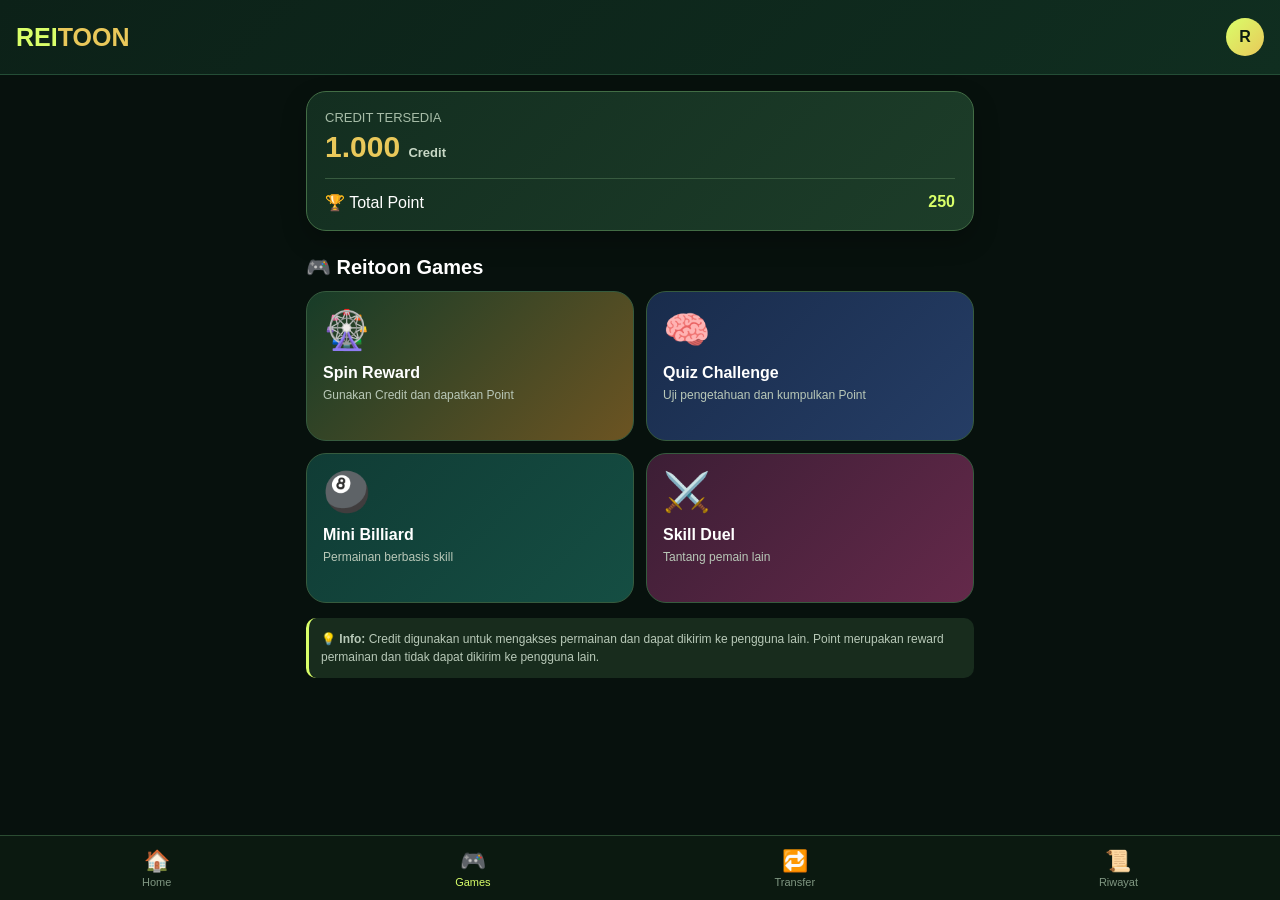
<file: games.html>
<!DOCTYPE html><html lang="id">
<head>
<meta charset="UTF-8">
<meta name="viewport" content="width=device-width, initial-scale=1.0">
<title>Reitoon Games</title><style>
* {
  box-sizing: border-box;
  margin: 0;
  padding: 0;
  font-family: Arial, Helvetica, sans-serif;
}

body {
  background: #07110d;
  color: white;
  min-height: 100vh;
  padding-bottom: 80px;
}

header {
  background: linear-gradient(135deg, #0c2118, #102e20);
  padding: 18px 16px;
  border-bottom: 1px solid #244d36;
  position: sticky;
  top: 0;
  z-index: 10;
}

.header-top {
  display: flex;
  align-items: center;
  justify-content: space-between;
}

.logo {
  font-size: 25px;
  font-weight: bold;
  color: #d9ff69;
}

.logo span {
  color: #e9c85a;
}

.profile-mini {
  width: 38px;
  height: 38px;
  border-radius: 50%;
  background: linear-gradient(135deg, #d9ff69, #e9c85a);
  color: #0b1b12;
  display: flex;
  align-items: center;
  justify-content: center;
  font-weight: bold;
}

.container {
  max-width: 600px;
  margin: auto;
  padding: 16px;
}

.balance-card {
  background: linear-gradient(135deg, #132e20, #1d3d29);
  border: 1px solid #426d45;
  border-radius: 20px;
  padding: 18px;
  margin-bottom: 18px;
  box-shadow: 0 10px 25px rgba(0,0,0,.25);
}

.balance-title {
  color: #a7bda8;
  font-size: 13px;
  margin-bottom: 5px;
}

.balance {
  font-size: 30px;
  font-weight: bold;
  color: #e9c85a;
}

.balance small {
  font-size: 13px;
  color: #c7d7c5;
}

.point-box {
  margin-top: 14px;
  padding-top: 14px;
  border-top: 1px solid #385b40;
  display: flex;
  justify-content: space-between;
}

.point-value {
  color: #d9ff69;
  font-weight: bold;
}

.section-title {
  font-size: 20px;
  margin: 24px 0 12px;
}

.games-grid {
  display: grid;
  grid-template-columns: repeat(2, 1fr);
  gap: 12px;
}

.game-card {
  min-height: 150px;
  border-radius: 20px;
  padding: 16px;
  cursor: pointer;
  border: 1px solid #365b3e;
  transition: .2s;
  position: relative;
  overflow: hidden;
}

.game-card:active {
  transform: scale(.97);
}

.game-card h3 {
  margin-top: 12px;
  font-size: 16px;
}

.game-card p {
  color: #b9c8b8;
  font-size: 12px;
  margin-top: 6px;
}

.game-icon {
  font-size: 38px;
}

.spin-card {
  background: linear-gradient(135deg, #173c28, #6c5422);
}

.quiz-card {
  background: linear-gradient(135deg, #192c4c, #253d65);
}

.billiard-card {
  background: linear-gradient(135deg, #103c35, #154e43);
}

.duel-card {
  background: linear-gradient(135deg, #3c1e35, #64294a);
}

.panel {
  display: none;
  background: #0d1d14;
  border: 1px solid #2c5137;
  border-radius: 22px;
  padding: 18px;
  margin-top: 18px;
}

.panel.active {
  display: block;
}

.panel-header {
  display: flex;
  align-items: center;
  justify-content: space-between;
  margin-bottom: 18px;
}

.close-btn {
  border: none;
  background: #233b2b;
  color: white;
  width: 34px;
  height: 34px;
  border-radius: 50%;
  cursor: pointer;
}

.spin-wheel {
  width: 240px;
  height: 240px;
  margin: 20px auto;
  border-radius: 50%;
  border: 10px solid #e9c85a;
  background: conic-gradient(
    #d9ff69 0deg 45deg,
    #1e5135 45deg 90deg,
    #e9c85a 90deg 135deg,
    #24643e 135deg 180deg,
    #d9ff69 180deg 225deg,
    #1e5135 225deg 270deg,
    #e9c85a 270deg 315deg,
    #24643e 315deg 360deg
  );
  position: relative;
  transition: transform 3s cubic-bezier(.17,.67,.15,1);
  box-shadow: 0 0 30px rgba(233,200,90,.2);
}

.spin-wheel::after {
  content: "REITOON";
  position: absolute;
  width: 65px;
  height: 65px;
  background: #102519;
  border: 5px solid #e9c85a;
  border-radius: 50%;
  top: 50%;
  left: 50%;
  transform: translate(-50%, -50%);
  display: flex;
  align-items: center;
  justify-content: center;
  font-size: 9px;
  font-weight: bold;
  color: #d9ff69;
}

.pointer {
  text-align: center;
  font-size: 32px;
  color: #e9c85a;
  margin-bottom: -12px;
  position: relative;
  z-index: 2;
}

.action-btn {
  width: 100%;
  border: none;
  padding: 14px;
  border-radius: 14px;
  background: linear-gradient(135deg, #d9ff69, #e9c85a);
  color: #142417;
  font-weight: bold;
  font-size: 15px;
  cursor: pointer;
  margin-top: 12px;
}

.action-btn:disabled {
  opacity: .5;
}

.secondary-btn {
  width: 100%;
  padding: 13px;
  border-radius: 13px;
  border: 1px solid #557b59;
  background: transparent;
  color: white;
  cursor: pointer;
  margin-top: 10px;
}

.quiz-question {
  font-size: 18px;
  line-height: 1.5;
  margin: 18px 0;
}

.answer {
  width: 100%;
  background: #172b1d;
  border: 1px solid #3c6545;
  color: white;
  padding: 13px;
  border-radius: 12px;
  margin-top: 9px;
  text-align: left;
  cursor: pointer;
}

.answer:hover {
  background: #284c32;
}

.result {
  text-align: center;
  margin-top: 15px;
  font-weight: bold;
}

.billiard-table {
  height: 260px;
  background: #145342;
  border: 15px solid #704c2a;
  border-radius: 20px;
  position: relative;
  overflow: hidden;
  margin: 15px 0;
}

.ball {
  position: absolute;
  width: 28px;
  height: 28px;
  border-radius: 50%;
  cursor: pointer;
  transition: .3s;
}

.white-ball {
  background: white;
  bottom: 35px;
  left: 45px;
}

.red-ball {
  background: #d94e4e;
  top: 65px;
  right: 70px;
}

.yellow-ball {
  background: #e7c94b;
  top: 100px;
  right: 110px;
}

.blue-ball {
  background: #4d7ed9;
  top: 135px;
  right: 80px;
}

.pocket {
  width: 30px;
  height: 30px;
  background: #06100a;
  border-radius: 50%;
  position: absolute;
}

.p1 { top: -10px; left: -10px; }
.p2 { top: -10px; right: -10px; }
.p3 { bottom: -10px; left: -10px; }
.p4 { bottom: -10px; right: -10px; }

.transfer-box {
  background: #14271a;
  padding: 15px;
  border-radius: 15px;
  margin-top: 12px;
}

input, select {
  width: 100%;
  padding: 13px;
  margin-top: 9px;
  border-radius: 10px;
  border: 1px solid #426448;
  background: #0b170f;
  color: white;
  outline: none;
}

.history-item {
  display: flex;
  justify-content: space-between;
  padding: 13px 0;
  border-bottom: 1px solid #294632;
  font-size: 13px;
}

.history-item:last-child {
  border-bottom: none;
}

.positive {
  color: #d9ff69;
}

.negative {
  color: #ff8b8b;
}

.bottom-nav {
  position: fixed;
  bottom: 0;
  left: 0;
  right: 0;
  height: 65px;
  background: #0b1910;
  border-top: 1px solid #2b4c32;
  display: flex;
  justify-content: space-around;
  align-items: center;
  z-index: 20;
}

.nav-item {
  text-align: center;
  color: #809782;
  font-size: 11px;
  cursor: pointer;
}

.nav-item.active {
  color: #d9ff69;
}

.nav-icon {
  display: block;
  font-size: 21px;
  margin-bottom: 3px;
}

.notice {
  background: #182c1d;
  border-left: 3px solid #d9ff69;
  padding: 12px;
  border-radius: 10px;
  color: #b8c9b8;
  font-size: 12px;
  line-height: 1.5;
  margin-top: 15px;
}

@media (min-width: 700px) {
  .container {
    max-width: 700px;
  }
}
</style></head><body><header>
  <div class="header-top">
    <div class="logo">REI<span>TOON</span></div>
    <div class="profile-mini">R</div>
  </div>
</header><main class="container">  <section class="balance-card">
    <div class="balance-title">CREDIT TERSEDIA</div>
    <div class="balance">
      <span id="credit">1.000</span>
      <small> Credit</small>
    </div><div class="point-box">
  <span>🏆 Total Point</span>
  <span class="point-value" id="points">250</span>
</div>

  </section>  <h2 class="section-title">🎮 Reitoon Games</h2>  <div class="games-grid"><div class="game-card spin-card" onclick="openGame('spinPanel')">
  <div class="game-icon">🎡</div>
  <h3>Spin Reward</h3>
  <p>Gunakan Credit dan dapatkan Point</p>
</div>

<div class="game-card quiz-card" onclick="openGame('quizPanel')">
  <div class="game-icon">🧠</div>
  <h3>Quiz Challenge</h3>
  <p>Uji pengetahuan dan kumpulkan Point</p>
</div>

<div class="game-card billiard-card" onclick="openGame('billiardPanel')">
  <div class="game-icon">🎱</div>
  <h3>Mini Billiard</h3>
  <p>Permainan berbasis skill</p>
</div>

<div class="game-card duel-card" onclick="openGame('duelPanel')">
  <div class="game-icon">⚔️</div>
  <h3>Skill Duel</h3>
  <p>Tantang pemain lain</p>
</div>

  </div>  <div class="notice">
    💡 <b>Info:</b> Credit digunakan untuk mengakses permainan dan dapat dikirim ke pengguna lain. Point merupakan reward permainan dan tidak dapat dikirim ke pengguna lain.
  </div>  <!-- SPIN PANEL -->  <section id="spinPanel" class="panel"><div class="panel-header">
  <h2>🎡 Spin Reward</h2>
  <button class="close-btn" onclick="closeGames()">×</button>
</div>

<p style="color:#aebfaf;font-size:13px;">
  Biaya bermain: <b style="color:#e9c85a;">50 Credit</b>
</p>

<div class="pointer">▼</div>
<div class="spin-wheel" id="wheel"></div>

<button class="action-btn" id="spinButton" onclick="spinWheel()">
  SPIN SEKARANG — 50 CREDIT
</button>

<div id="spinResult" class="result"></div>

  </section>  <!-- QUIZ PANEL -->  <section id="quizPanel" class="panel"><div class="panel-header">
  <h2>🧠 Quiz Challenge</h2>
  <button class="close-btn" onclick="closeGames()">×</button>
</div>

<p style="color:#aebfaf;font-size:13px;">
  Jawab pertanyaan dengan benar untuk mendapatkan Point.
</p>

<div class="quiz-question" id="question">
  Loading...
</div>

<div id="answers"></div>

<div id="quizResult" class="result"></div>

  </section>  <!-- BILLIARD PANEL -->  <section id="billiardPanel" class="panel"><div class="panel-header">
  <h2>🎱 Mini Billiard</h2>
  <button class="close-btn" onclick="closeGames()">×</button>
</div>

<p style="color:#aebfaf;font-size:13px;">
  Klik bola target untuk mendapatkan Point.
</p>

<div class="billiard-table">

  <div class="pocket p1"></div>
  <div class="pocket p2"></div>
  <div class="pocket p3"></div>
  <div class="pocket p4"></div>

  <div class="ball white-ball"></div>

  <div class="ball red-ball" onclick="hitBall(this, 30)"></div>
  <div class="ball yellow-ball" onclick="hitBall(this, 50)"></div>
  <div class="ball blue-ball" onclick="hitBall(this, 20)"></div>

</div>

<div id="billiardResult" class="result"></div>

<button class="secondary-btn" onclick="resetBilliard()">
  🔄 Reset Permainan
</button>

  </section>  <!-- DUEL PANEL -->  <section id="duelPanel" class="panel"><div class="panel-header">
  <h2>⚔️ Skill Duel</h2>
  <button class="close-btn" onclick="closeGames()">×</button>
</div>

<p style="color:#aebfaf;font-size:13px;line-height:1.5;">
  Tantang pemain lain dalam kompetisi berbasis skill. Pemenang mendapatkan Point berdasarkan hasil permainan.
</p>

<div class="transfer-box">

  <label>Pilih pemain</label>

  <select id="opponent">
    <option>Andi</option>
    <option>Budi</option>
    <option>Sinta</option>
    <option>Dimas</option>
  </select>

  <button class="action-btn" onclick="startDuel()">
    ⚔️ MULAI DUEL
  </button>

</div>

<div id="duelResult" class="result"></div>

  </section>  <!-- TRANSFER CREDIT -->  <section class="panel" id="transferPanel"><div class="panel-header">
  <h2>🔁 Kirim Credit</h2>
  <button class="close-btn" onclick="closeGames()">×</button>
</div>

<div class="transfer-box">

  <label>Pilih penerima</label>

  <select id="receiver">
    <option>Andi</option>
    <option>Budi</option>
    <option>Sinta</option>
    <option>Dimas</option>
  </select>

  <label style="display:block;margin-top:15px;">
    Jumlah Credit
  </label>

  <input type="number" id="transferAmount" placeholder="Contoh: 100">

  <button class="action-btn" onclick="transferCredit()">
    KIRIM CREDIT
  </button>

</div>

<div id="transferResult" class="result"></div>

  </section>  <!-- HISTORY -->  <section class="panel" id="historyPanel"><div class="panel-header">
  <h2>📜 Riwayat</h2>
  <button class="close-btn" onclick="closeGames()">×</button>
</div>

<div id="historyList"></div>

  </section></main><nav class="bottom-nav">  <div class="nav-item" onclick="goHome()">
    <span class="nav-icon">🏠</span>
    Home
  </div>  <div class="nav-item active" onclick="goHome()">
    <span class="nav-icon">🎮</span>
    Games
  </div>  <div class="nav-item" onclick="openGame('transferPanel')">
    <span class="nav-icon">🔁</span>
    Transfer
  </div>  <div class="nav-item" onclick="openGame('historyPanel')">
    <span class="nav-icon">📜</span>
    Riwayat
  </div></nav><script>

let credit = Number(localStorage.getItem("reitoonCredit")) || 1000;
let points = Number(localStorage.getItem("reitoonPoints")) || 250;
let history = JSON.parse(localStorage.getItem("reitoonHistory")) || [];

function updateBalance() {
  document.getElementById("credit").innerText = credit.toLocaleString("id-ID");
  document.getElementById("points").innerText = points.toLocaleString("id-ID");

  localStorage.setItem("reitoonCredit", credit);
  localStorage.setItem("reitoonPoints", points);
}

function openGame(id) {

  closeGames();

  document.getElementById(id).classList.add("active");

  if (id === "quizPanel") {
    loadQuiz();
  }

  if (id === "historyPanel") {
    loadHistory();
  }

  window.scrollTo({
    top: document.getElementById(id).offsetTop - 80,
    behavior: "smooth"
  });
}

function closeGames() {

  document.querySelectorAll(".panel").forEach(panel => {
    panel.classList.remove("active");
  });

}

function goHome() {

  closeGames();

  window.scrollTo({
    top: 0,
    behavior: "smooth"
  });

}

function addHistory(text, amount, type = "point") {

  history.unshift({
    text: text,
    amount: amount,
    type: type,
    date: new Date().toLocaleString("id-ID")
  });

  if (history.length > 20) {
    history.pop();
  }

  localStorage.setItem("reitoonHistory", JSON.stringify(history));

}

function spinWheel() {

  if (credit < 50) {

    document.getElementById("spinResult").innerText =
      "❌ Credit tidak cukup.";

    return;

  }

  credit -= 50;

  updateBalance();

  const wheel = document.getElementById("wheel");

  const randomRotation = 1440 + Math.floor(Math.random() * 360);

  wheel.style.transform =
    `rotate(${randomRotation}deg)`;

  document.getElementById("spinButton").disabled = true;

  setTimeout(() => {

    const rewards = [10, 20, 30, 50, 75, 100];

    const reward =
      rewards[Math.floor(Math.random() * rewards.length)];

    points += reward;

    updateBalance();

    addHistory(`Spin Reward +${reward} Point`, reward);

    document.getElementById("spinResult").innerHTML =
      `🎉 Kamu mendapatkan <b>+${reward} Point</b>!`;

    document.getElementById("spinButton").disabled = false;

  }, 3000);

}

const quizData = [

  {
    question: "Apa fungsi utama Credit di Reitoon?",
    answers: [
      "Dapat dikirim dan digunakan untuk bermain",
      "Dapat langsung ditukar uang",
      "Tidak memiliki fungsi"
    ],
    correct: 0
  },

  {
    question: "Apa yang bisa diperoleh dari permainan?",
    answers: [
      "Point Reward",
      "Uang tunai otomatis",
      "Data pribadi"
    ],
    correct: 0
  },

  {
    question: "Game mana yang berbasis skill?",
    answers: [
      "Mini Billiard",
      "Transfer Credit",
      "Profile"
    ],
    correct: 0
  }

];

let currentQuiz = 0;

function loadQuiz() {

  const quiz = quizData[currentQuiz];

  document.getElementById("question").innerText =
    quiz.question;

  const answersBox =
    document.getElementById("answers");

  answersBox.innerHTML = "";

  quiz.answers.forEach((answer, index) => {

    const button =
      document.createElement("button");

    button.className = "answer";

    button.innerText = answer;

    button.onclick = () =>
      answerQuiz(index);

    answersBox.appendChild(button);

  });

  document.getElementById("quizResult").innerText = "";

}

function answerQuiz(index) {

  const quiz = quizData[currentQuiz];

  if (index === quiz.correct) {

    points += 25;

    updateBalance();

    addHistory("Quiz Challenge +25 Point", 25);

    document.getElementById("quizResult").innerText =
      "✅ Benar! +25 Point";

  } else {

    document.getElementById("quizResult").innerText =
      "❌ Jawaban kurang tepat.";

  }

  setTimeout(() => {

    currentQuiz++;

    if (currentQuiz >= quizData.length) {
      currentQuiz = 0;
    }

    loadQuiz();

  }, 1200);

}

function hitBall(ball, reward) {

  ball.style.display = "none";

  points += reward;

  updateBalance();

  addHistory(`Mini Billiard +${reward} Point`, reward);

  document.getElementById("billiardResult").innerText =
    `🎉 Bagus! +${reward} Point`;

}

function resetBilliard() {

  document.querySelectorAll(".ball").forEach(ball => {

    ball.style.display = "block";

  });

  document.getElementById("billiardResult").innerText =
    "";

}

function startDuel() {

  const opponent =
    document.getElementById("opponent").value;

  const reward =
    Math.floor(Math.random() * 51) + 25;

  points += reward;

  updateBalance();

  addHistory(`Menang Skill Duel melawan ${opponent}`, reward);

  document.getElementById("duelResult").innerText =
    `🏆 Kamu menang melawan ${opponent}! +${reward} Point`;

}

function transferCredit() {

  const receiver =
    document.getElementById("receiver").value;

  const amount =
    Number(document.getElementById("transferAmount").value);

  if (!amount || amount <= 0) {

    document.getElementById("transferResult").innerText =
      "❌ Masukkan jumlah Credit yang valid.";

    return;

  }

  if (amount > credit) {

    document.getElementById("transferResult").innerText =
      "❌ Credit tidak cukup.";

    return;

  }

  credit -= amount;

  updateBalance();

  addHistory(`Kirim ${amount} Credit ke ${receiver}`, amount, "credit");

  document.getElementById("transferResult").innerText =
    `✅ Berhasil mengirim ${amount} Credit kepada ${receiver}.`;

  document.getElementById("transferAmount").value = "";

}

function loadHistory() {

  const list =
    document.getElementById("historyList");

  list.innerHTML = "";

  if (history.length === 0) {

    list.innerHTML =
      "<p style='color:#9daf9d;'>Belum ada riwayat permainan.</p>";

    return;

  }

  history.forEach(item => {

    const div =
      document.createElement("div");

    div.className = "history-item";

    const color =
      item.type === "credit"
        ? "negative"
        : "positive";

    div.innerHTML = `

      <div>
        <b>${item.text}</b>
        <br>
        <small style="color:#7f927f;">
          ${item.date}
        </small>
      </div>

      <div class="${color}">
        ${item.type === "credit" ? "-" : "+"}${item.amount}
      </div>

    `;

    list.appendChild(div);

  });

}

updateBalance();

</script></body>
</html>
</file>
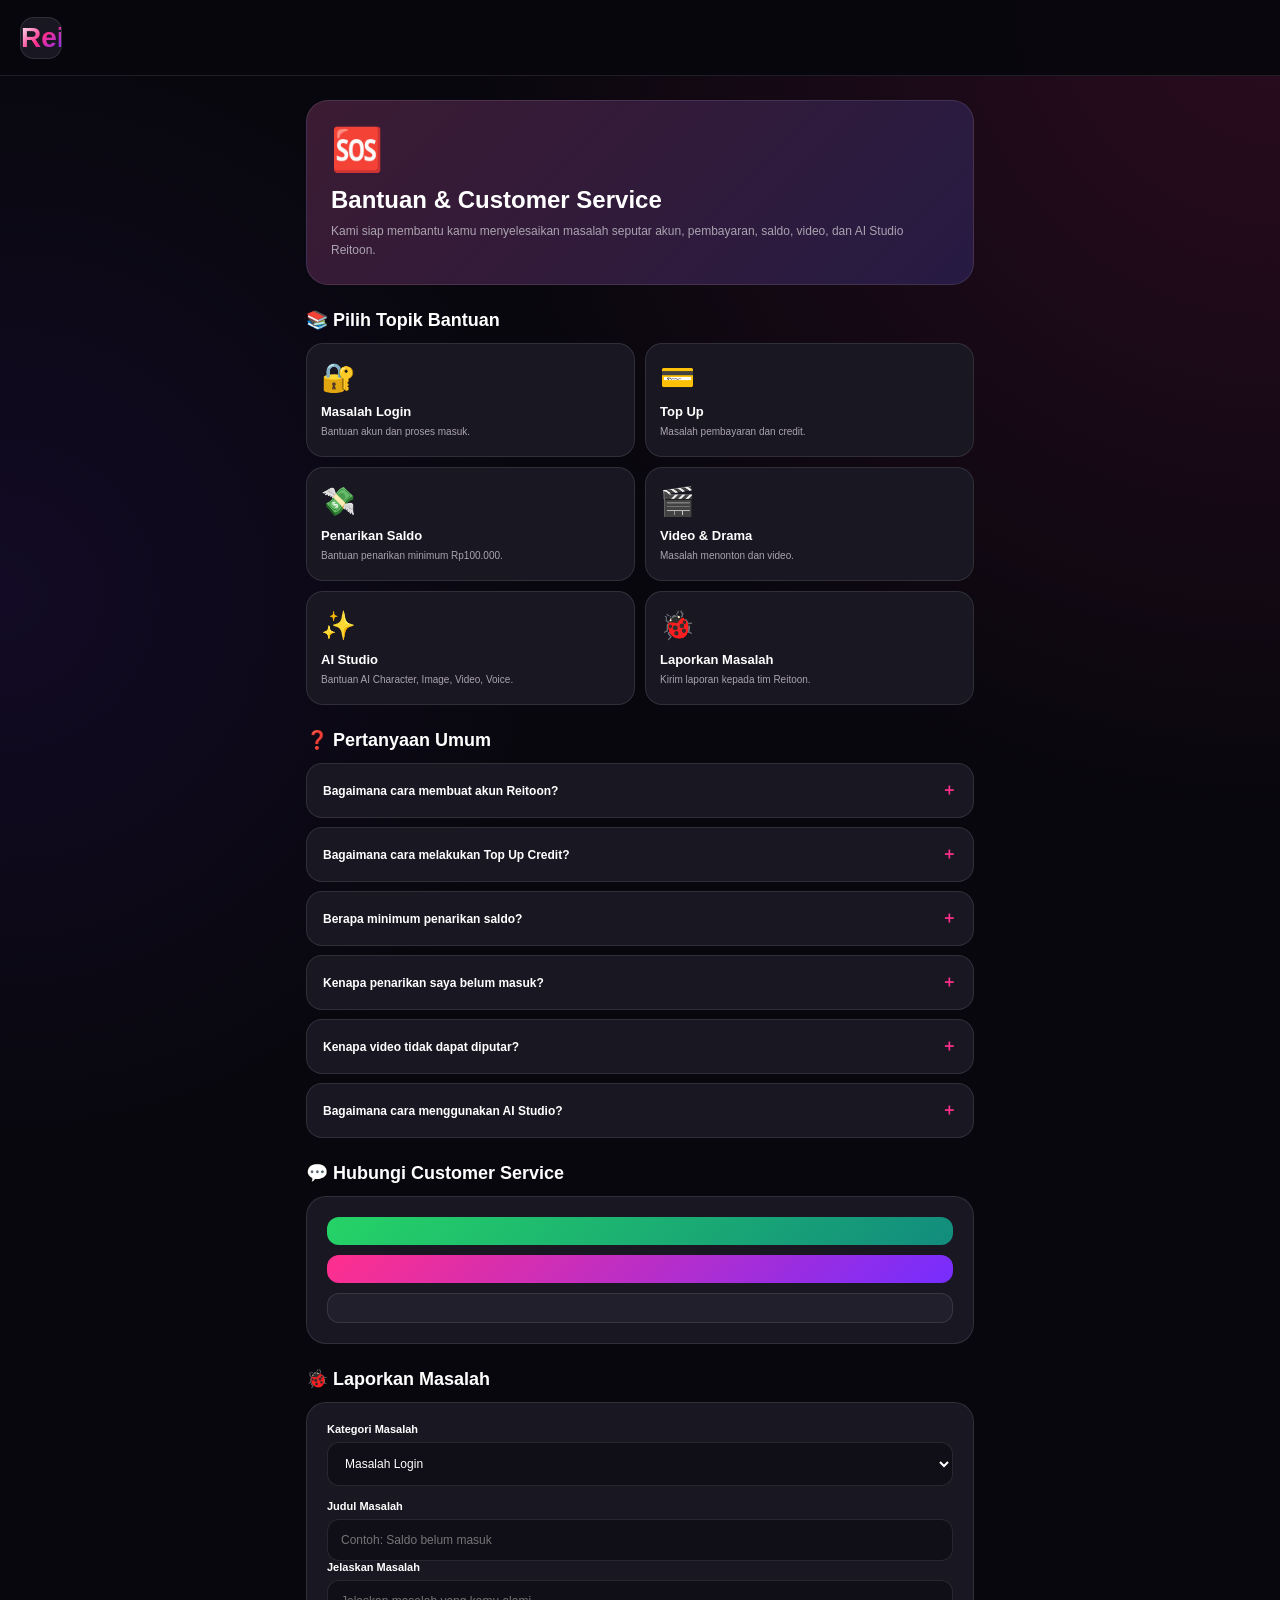
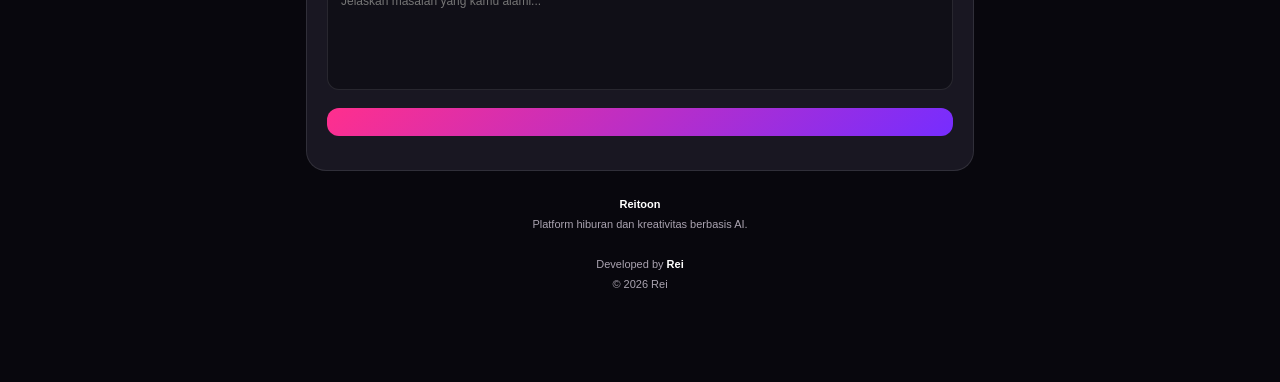
<file: help.html>
<!DOCTYPE html><html lang="id">
<head>
<meta charset="UTF-8">
<meta name="viewport" content="width=device-width, initial-scale=1.0">
<meta name="theme-color" content="#08070d"><title>Bantuan & CS - Reitoon</title><style>

*{
box-sizing:border-box;
margin:0;
padding:0;
}

:root{
--bg:#08070d;
--surface:#191722;
--surface-light:#211f2b;
--text:#ffffff;
--muted:#aaa3b0;
--pink:#ff2f8d;
--purple:#762dff;
--green:#25d366;
--yellow:#ffd35a;
--red:#ff526d;
--border:rgba(255,255,255,.10);
}

body{
min-height:100vh;

background:
radial-gradient(
circle at 100% 0%,
rgba(255,40,145,.14),
transparent 35%
),

radial-gradient(
circle at 0% 30%,
rgba(112,45,255,.10),
transparent 30%
),

var(--bg);

color:var(--text);

font-family:
Arial,
Helvetica,
sans-serif;

padding-bottom:40px;
}

.header{
height:76px;

display:flex;

align-items:center;

justify-content:space-between;

padding:16px 20px;

background:rgba(8,7,13,.94);

border-bottom:1px solid var(--border);

position:sticky;

top:0;

z-index:20;
}

.back-button{
width:42px;
height:42px;

border-radius:14px;

border:1px solid var(--border);

background:var(--surface);

color:#fff;

font-size:20px;

cursor:pointer;
}

.logo{
font-size:28px;

font-weight:800;

background:
linear-gradient(
135deg,
#fff,
var(--pink),
var(--purple)
);

-webkit-background-clip:text;

-webkit-text-fill-color:transparent;
}

.header-space{
width:42px;
}

.container{
width:100%;

max-width:700px;

margin:auto;

padding:24px 16px;
}

.hero{
padding:24px;

border-radius:22px;

background:
linear-gradient(
135deg,
rgba(255,47,141,.15),
rgba(118,45,255,.15)
),

var(--surface);

border:1px solid var(--border);

margin-bottom:20px;
}

.hero-icon{
font-size:42px;

margin-bottom:12px;
}

.hero h1{
font-size:24px;

margin-bottom:8px;
}

.hero p{
font-size:12px;

color:var(--muted);

line-height:1.6;
}

.section-title{
font-size:18px;

margin:24px 0 12px;
}

.help-grid{
display:grid;

grid-template-columns:
repeat(2,1fr);

gap:10px;
}

.help-card{
padding:17px 14px;

border-radius:17px;

background:var(--surface);

border:1px solid var(--border);

cursor:pointer;

transition:.2s;
}

.help-card:hover{
transform:translateY(-3px);

border-color:var(--pink);
}

.help-icon{
font-size:28px;

margin-bottom:10px;
}

.help-card h3{
font-size:13px;

margin-bottom:5px;
}

.help-card p{
font-size:10px;

color:var(--muted);

line-height:1.5;
}

.faq-card{
padding:16px;

border-radius:16px;

background:var(--surface);

border:1px solid var(--border);

margin-bottom:9px;

cursor:pointer;
}

.faq-question{
display:flex;

align-items:center;

justify-content:space-between;

font-size:12px;

font-weight:bold;
}

.faq-answer{
display:none;

padding-top:12px;

font-size:11px;

line-height:1.6;

color:var(--muted);
}

.faq-card.open .faq-answer{
display:block;
}

.faq-arrow{
font-size:16px;

color:var(--pink);
}

.contact-card{
padding:20px;

border-radius:20px;

background:var(--surface);

border:1px solid var(--border);
}

.contact-button{
width:100%;

padding:14px;

margin-bottom:10px;

border-radius:12px;

border:1px solid var(--border);

background:var(--surface-light);

color:#fff;

font-size:12px;

font-weight:bold;

cursor:pointer;
}

.contact-button:last-child{
margin-bottom:0;
}

.contact-button.whatsapp{
background:
linear-gradient(
135deg,
#25d366,
#128c7e
);

border:none;
}

.contact-button.email{
background:
linear-gradient(
135deg,
var(--pink),
var(--purple)
);

border:none;
}

.report-form{
padding:20px;

border-radius:20px;

background:var(--surface);

border:1px solid var(--border);
}

.form-group{
margin-bottom:14px;
}

.form-group label{
display:block;

font-size:11px;

font-weight:bold;

margin-bottom:7px;
}

.form-group input,
.form-group select,
.form-group textarea{
width:100%;

padding:13px;

border-radius:12px;

border:1px solid var(--border);

outline:none;

background:#100f17;

color:#fff;

font-family:inherit;

font-size:12px;
}

.form-group textarea{
height:110px;

resize:none;
}

.form-group input:focus,
.form-group select:focus,
.form-group textarea:focus{
border-color:var(--pink);
}

.submit-button{
width:100%;

padding:14px;

border:none;

border-radius:12px;

background:
linear-gradient(
135deg,
var(--pink),
var(--purple)
);

color:#fff;

font-size:12px;

font-weight:bold;

cursor:pointer;
}

.about{
text-align:center;

padding:24px 15px;

color:var(--muted);

font-size:11px;

line-height:1.8;
}

.about strong{
color:#fff;
}

.toast{
position:fixed;

left:50%;

bottom:25px;

transform:
translateX(-50%)
translateY(20px);

padding:13px 18px;

border-radius:14px;

background:var(--surface-light);

border:1px solid var(--border);

font-size:12px;

opacity:0;

pointer-events:none;

transition:.3s;

z-index:100;

white-space:nowrap;
}

.toast.show{
opacity:1;

transform:
translateX(-50%)
translateY(0);
}

@media(max-width:420px){

.help-grid{
grid-template-columns:
repeat(2,1fr);
}

}

</style></head><body><header class="header"><button
class="back-button"
onclick="goBack()"

«»

←
</button>

<div class="logo">
Reitoon
</div><div class="header-space"></div></header><main class="container"><section class="hero"><div class="hero-icon">
🆘
</div><h1>
Bantuan & Customer Service
</h1><p>
Kami siap membantu kamu menyelesaikan masalah seputar akun, pembayaran, saldo, video, dan AI Studio Reitoon.
</p></section><h2 class="section-title">
📚 Pilih Topik Bantuan
</h2><section class="help-grid"><div
class="help-card"
onclick="scrollToSection('faq')"
><div class="help-icon">
🔐
</div><h3>
Masalah Login
</h3><p>
Bantuan akun dan proses masuk.
</p></div><div
class="help-card"
onclick="scrollToSection('faq')"
><div class="help-icon">
💳
</div><h3>
Top Up
</h3><p>
Masalah pembayaran dan credit.
</p></div><div
class="help-card"
onclick="scrollToSection('faq')"
><div class="help-icon">
💸
</div><h3>
Penarikan Saldo
</h3><p>
Bantuan penarikan minimum Rp100.000.
</p></div><div
class="help-card"
onclick="scrollToSection('faq')"
><div class="help-icon">
🎬
</div><h3>
Video & Drama
</h3><p>
Masalah menonton dan video.
</p></div><div
class="help-card"
onclick="scrollToSection('faq')"
><div class="help-icon">
✨
</div><h3>
AI Studio
</h3><p>
Bantuan AI Character, Image, Video, Voice.
</p></div><div
class="help-card"
onclick="scrollToSection('report')"
><div class="help-icon">
🐞
</div><h3>
Laporkan Masalah
</h3><p>
Kirim laporan kepada tim Reitoon.
</p></div></section><h2
class="section-title"
id="faq"
>
❓ Pertanyaan Umum
</h2><section><div
class="faq-card"
onclick="toggleFaq(this)"
><div class="faq-question"><span>
Bagaimana cara membuat akun Reitoon?
</span><span class="faq-arrow">
＋
</span></div><div class="faq-answer">Kamu dapat mendaftar menggunakan email, nomor telepon, atau metode login sosial yang tersedia di aplikasi.

</div></div><div
class="faq-card"
onclick="toggleFaq(this)"
><div class="faq-question"><span>
Bagaimana cara melakukan Top Up Credit?
</span><span class="faq-arrow">
＋
</span></div><div class="faq-answer">Buka menu AI Studio, pilih Top Up Credit, pilih jumlah credit, lalu pilih metode pembayaran yang tersedia.

</div></div><div
class="faq-card"
onclick="toggleFaq(this)"
><div class="faq-question"><span>
Berapa minimum penarikan saldo?
</span><span class="faq-arrow">
＋
</span></div><div class="faq-answer">Minimum penarikan saldo Reitoon adalah Rp100.000. Pastikan data rekening atau e-wallet yang digunakan sudah benar.

</div></div><div
class="faq-card"
onclick="toggleFaq(this)"
><div class="faq-question"><span>
Kenapa penarikan saya belum masuk?
</span><span class="faq-arrow">
＋
</span></div><div class="faq-answer">Permintaan penarikan dapat membutuhkan waktu pemrosesan. Jika mengalami masalah, silakan kirim laporan dengan mencantumkan detail transaksi.

</div></div><div
class="faq-card"
onclick="toggleFaq(this)"
><div class="faq-question"><span>
Kenapa video tidak dapat diputar?
</span><span class="faq-arrow">
＋
</span></div><div class="faq-answer">Periksa koneksi internet dan coba kembali. Jika masalah tetap terjadi, laporkan judul video dan perangkat yang kamu gunakan kepada CS.

</div></div><div
class="faq-card"
onclick="toggleFaq(this)"
><div class="faq-question"><span>
Bagaimana cara menggunakan AI Studio?
</span><span class="faq-arrow">
＋
</span></div><div class="faq-answer">Pilih jenis AI yang ingin digunakan, masukkan prompt, pilih style dan rasio, lalu tekan Generate AI.

</div></div></section><h2 class="section-title">
💬 Hubungi Customer Service
</h2><section class="contact-card"><button
class="contact-button whatsapp"
onclick="contactWhatsApp()"

«»

💬 Chat CS via WhatsApp
</button>

<button
class="contact-button email"
onclick="contactEmail()"

«»

📧 Hubungi CS via Email
</button>

<button
class="contact-button"
onclick="scrollToSection('report')"

«»

🐞 Kirim Laporan Masalah
</button>

</section><h2
class="section-title"
id="report"
>
🐞 Laporkan Masalah
</h2><section class="report-form"><div class="form-group"><label>
Kategori Masalah
</label><select id="reportCategory"><option>
Masalah Login
</option><option>
Masalah Top Up
</option><option>
Masalah Penarikan Saldo
</option><option>
Masalah Video
</option><option>
Masalah AI Studio
</option><option>
Masalah Lainnya
</option></select></div><div class="form-group"><label>
Judul Masalah
</label><input
type="text"
id="reportTitle"
placeholder="Contoh: Saldo belum masuk"

«»

</div><div class="form-group"><label>
Jelaskan Masalah
</label><textarea
id="reportMessage"
placeholder="Jelaskan masalah yang kamu alami..."
></textarea></div><button
class="submit-button"
onclick="submitReport()"

«»

📩 Kirim Laporan
</button>

</section><section class="about"><strong>
Reitoon
</strong><br>Platform hiburan dan kreativitas berbasis AI.

<br><br>

Developed by <strong>Rei</strong>

<br>© 2026 Rei

</section></main><div
class="toast"
id="toast"
></div><script>

/* ================================
   KONTAK CS
================================ */

/*
   Kontak resmi dapat diisi nanti.
   Untuk keamanan, jangan gunakan
   nomor atau email palsu.
*/

const CS_WHATSAPP = "";

const CS_EMAIL = "";


/* ================================
   FAQ
================================ */

function toggleFaq(card){

card.classList.toggle("open");

const arrow =
card.querySelector(".faq-arrow");

if(
card.classList.contains("open")
){

arrow.textContent = "−";

}

else{

arrow.textContent = "＋";

}

}


/* ================================
   SCROLL
================================ */

function scrollToSection(id){

const section =
document.getElementById(id);

if(section){

section.scrollIntoView({

behavior:"smooth"

});

}

}


/* ================================
   WHATSAPP
================================ */

function contactWhatsApp(){

if(!CS_WHATSAPP){

showToast(
"ℹ️ Kontak WhatsApp CS belum diatur"
);

return;

}

window.open(

"https://wa.me/" +

CS_WHATSAPP,

"_blank"

);

}


/* ================================
   EMAIL
================================ */

function contactEmail(){

if(!CS_EMAIL){

showToast(
"ℹ️ Email CS belum diatur"
);

return;

}

window.location.href =

"mailto:" +

CS_EMAIL;

}


/* ================================
   LAPORAN
================================ */

function submitReport(){

const category =

document
.getElementById(
"reportCategory"
)
.value;

const title =

document
.getElementById(
"reportTitle"
)
.value
.trim();

const message =

document
.getElementById(
"reportMessage"
)
.value
.trim();

if(!title){

showToast(
"⚠️ Masukkan judul masalah"
);

return;

}

if(!message){

showToast(
"⚠️ Jelaskan masalah kamu"
);

return;

}

const report = {

id:

"REPORT-" +

Date.now(),

category:

category,

title:

title,

message:

message,

date:

new Date()
.toLocaleString(
"id-ID"
),

status:

"Menunggu"

};

let reports =

JSON.parse(

localStorage.getItem(
"reitoon_reports"
)

) || [];

reports.unshift(report);

localStorage.setItem(

"reitoon_reports",

JSON.stringify(reports)

);

document
.getElementById(
"reportTitle"
)
.value = "";

document
.getElementById(
"reportMessage"
)
.value = "";

showToast(
"✅ Laporan berhasil dikirim"
);

}


/* ================================
   TOAST
================================ */

function showToast(message){

const toast =

document
.getElementById(
"toast"
);

toast.textContent =

message;

toast.classList.add(
"show"
);

setTimeout(function(){

toast.classList.remove(
"show"
);

},2500);

}


/* ================================
   BACK
================================ */

function goBack(){

if(document.referrer){

history.back();

}

else{

window.location.href =
"profile.html";

}

}

</script></body>
</html>
</file>
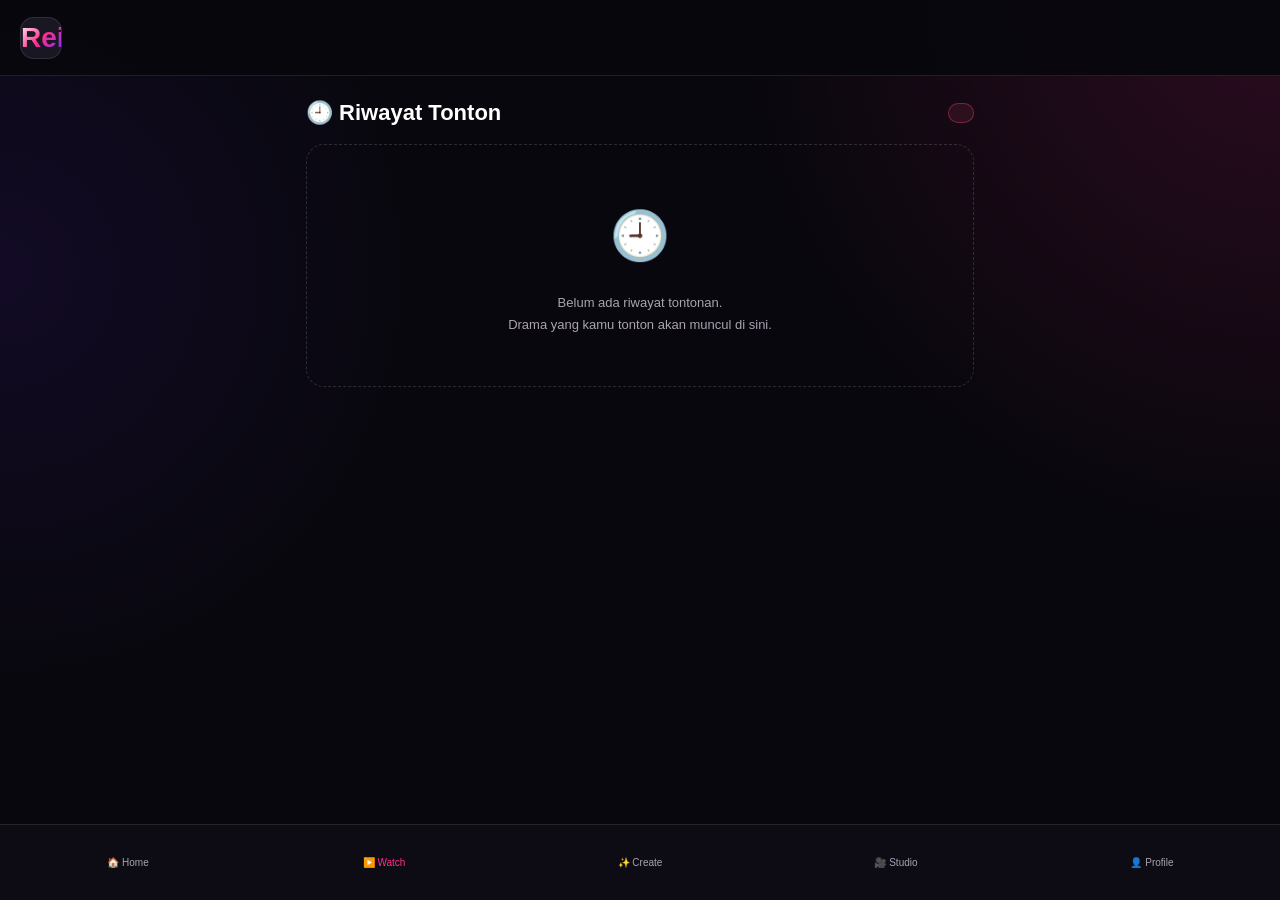
<file: history.html>
<!DOCTYPE html><html lang="id">
<head>
<meta charset="UTF-8">
<meta name="viewport" content="width=device-width, initial-scale=1.0">
<meta name="theme-color" content="#08070d"><title>Riwayat Tonton - Reitoon</title><style>
*{
box-sizing:border-box;
margin:0;
padding:0;
}

:root{
--bg:#08070d;
--surface:#191722;
--surface-light:#211f2b;
--text:#ffffff;
--muted:#aaa3b0;
--pink:#ff2f8d;
--purple:#762dff;
--border:rgba(255,255,255,.10);
}

body{
min-height:100vh;
background:
radial-gradient(circle at 100% 0%,rgba(255,40,145,.14),transparent 35%),
radial-gradient(circle at 0% 30%,rgba(112,45,255,.10),transparent 30%),
var(--bg);
color:var(--text);
font-family:Arial,Helvetica,sans-serif;
padding-bottom:100px;
}

.header{
height:76px;
display:flex;
align-items:center;
justify-content:space-between;
padding:16px 20px;
background:rgba(8,7,13,.94);
border-bottom:1px solid var(--border);
position:sticky;
top:0;
z-index:20;
}

.back-button{
width:42px;
height:42px;
border-radius:14px;
border:1px solid var(--border);
background:var(--surface);
color:#fff;
font-size:20px;
cursor:pointer;
}

.logo{
font-size:28px;
font-weight:800;
background:linear-gradient(135deg,#fff,var(--pink),var(--purple));
-webkit-background-clip:text;
-webkit-text-fill-color:transparent;
}

.header-space{
width:42px;
}

.container{
width:100%;
max-width:700px;
margin:auto;
padding:24px 16px;
}

.page-header{
display:flex;
align-items:center;
justify-content:space-between;
margin-bottom:18px;
}

.page-title{
font-size:22px;
}

.clear-button{
padding:9px 12px;
border-radius:10px;
border:1px solid rgba(255,82,109,.35);
background:rgba(255,82,109,.10);
color:#ff9aaa;
font-size:10px;
font-weight:bold;
cursor:pointer;
}

.history-card{
display:flex;
gap:13px;
padding:13px;
margin-bottom:10px;
border-radius:17px;
background:var(--surface);
border:1px solid var(--border);
}

.history-poster{
width:78px;
height:100px;
flex-shrink:0;
display:flex;
align-items:center;
justify-content:center;
border-radius:12px;
background:linear-gradient(135deg,#351020,#5b1b51);
font-size:32px;
}

.history-info{
flex:1;
min-width:0;
}

.history-title{
font-size:14px;
font-weight:bold;
margin-bottom:7px;
white-space:nowrap;
overflow:hidden;
text-overflow:ellipsis;
}

.history-meta{
font-size:10px;
color:var(--muted);
margin-bottom:6px;
}

.history-time{
font-size:10px;
color:var(--muted);
margin-bottom:10px;
}

.history-actions{
display:flex;
gap:7px;
}

.watch-button,
.delete-button{
padding:8px 10px;
border-radius:8px;
font-size:10px;
font-weight:bold;
cursor:pointer;
}

.watch-button{
border:none;
background:linear-gradient(135deg,var(--pink),var(--purple));
color:#fff;
}

.delete-button{
border:1px solid var(--border);
background:var(--surface-light);
color:#ff9aaa;
}

.empty{
padding:50px 20px;
text-align:center;
border:1px dashed rgba(255,255,255,.15);
border-radius:18px;
color:var(--muted);
font-size:13px;
line-height:1.7;
}

.empty-icon{
font-size:48px;
margin-bottom:15px;
}

.bottom-nav{
position:fixed;
bottom:0;
left:0;
right:0;
height:76px;
display:flex;
justify-content:space-around;
align-items:center;
background:rgba(14,13,21,.96);
backdrop-filter:blur(18px);
border-top:1px solid var(--border);
z-index:30;
}

.nav-item{
color:var(--muted);
text-decoration:none;
text-align:center;
font-size:10px;
min-width:60px;
}

.nav-icon{
display:block;
font-size:21px;
margin-bottom:4px;
}

.nav-item.active{
color:var(--pink);
}

.toast{
position:fixed;
left:50%;
bottom:95px;
transform:translateX(-50%) translateY(20px);
padding:13px 18px;
border-radius:14px;
background:var(--surface-light);
border:1px solid var(--border);
font-size:12px;
opacity:0;
pointer-events:none;
transition:.3s;
z-index:100;
white-space:nowrap;
}

.toast.show{
opacity:1;
transform:translateX(-50%) translateY(0);
}

@media(max-width:420px){

.history-poster{
width:70px;
height:90px;
}

.history-title{
font-size:12px;
}

}
</style></head><body><header class="header"><button
class="back-button"
onclick="goBack()"

«»

←
</button>

<div class="logo">
Reitoon
</div><div class="header-space"></div></header><main class="container"><div class="page-header"><h1 class="page-title">
🕘 Riwayat Tonton
</h1><button
class="clear-button"
onclick="clearAllHistory()"

«»

Hapus Semua
</button>

</div><section id="historyContainer"></section></main><nav class="bottom-nav"><a
class="nav-item"
href="index.html"

«»

<span class="nav-icon">🏠</span>
Home
</a>

<a
class="nav-item active"
href="watch.html"

«»

<span class="nav-icon">▶️</span>
Watch
</a>

<a
class="nav-item"
href="create.html"

«»

<span class="nav-icon">✨</span>
Create
</a>

<a
class="nav-item"
href="studio.html"

«»

<span class="nav-icon">🎥</span>
Studio
</a>

<a
class="nav-item"
href="profile.html"

«»

<span class="nav-icon">👤</span>
Profile
</a>

</nav><div
class="toast"
id="toast"
></div><script>

function getHistory(){

return JSON.parse(

localStorage.getItem(
"reitoon_watch_history"
)

) || [];

}


function renderHistory(){

const container =
document.getElementById(
"historyContainer"
);

const history =
getHistory();

if(!history.length){

container.innerHTML = `

<div class="empty">

<div class="empty-icon">
🕘
</div>

Belum ada riwayat tontonan.

<br>

Drama yang kamu tonton akan muncul di sini.

</div>

`;

return;

}

container.innerHTML = history.map(function(item,index){

return `

<article class="history-card">

<div class="history-poster">

${item.icon || "🎬"}

</div>

<div class="history-info">

<h3 class="history-title">

${item.title}

</h3>

<div class="history-meta">

${item.category || "Drama"} • ${item.rating || "⭐"}

</div>

<div class="history-time">

🕘 Terakhir ditonton:<br>

${item.watchedAt}

</div>

<div class="history-actions">

<button
class="watch-button"
onclick="continueWatching('${item.id}')"
>
▶️ Lanjutkan
</button>

<button
class="delete-button"
onclick="deleteHistory(${index})"
>
Hapus
</button>

</div>

</div>

</article>

`;

}).join("");

}


function continueWatching(id){

window.location.href =

"detail.html?id=" +

encodeURIComponent(id);

}


function deleteHistory(index){

const history =
getHistory();

history.splice(index,1);

localStorage.setItem(

"reitoon_watch_history",

JSON.stringify(history)

);

renderHistory();

showToast(
"✅ Riwayat dihapus"
);

}


function clearAllHistory(){

const history =
getHistory();

if(!history.length){

showToast(
"ℹ️ Riwayat masih kosong"
);

return;

}

const confirmDelete =
confirm(
"Hapus semua riwayat tontonan?"
);

if(!confirmDelete){

return;

}

localStorage.removeItem(
"reitoon_watch_history"
);

renderHistory();

showToast(
"✅ Semua riwayat dihapus"
);

}


function showToast(message){

const toast =
document.getElementById(
"toast"
);

toast.textContent =
message;

toast.classList.add(
"show"
);

setTimeout(function(){

toast.classList.remove(
"show"
);

},2500);

}


function goBack(){

if(document.referrer){

history.back();

}

else{

window.location.href =
"profile.html";

}

}


renderHistory();

</script></body>
</html>
</file>
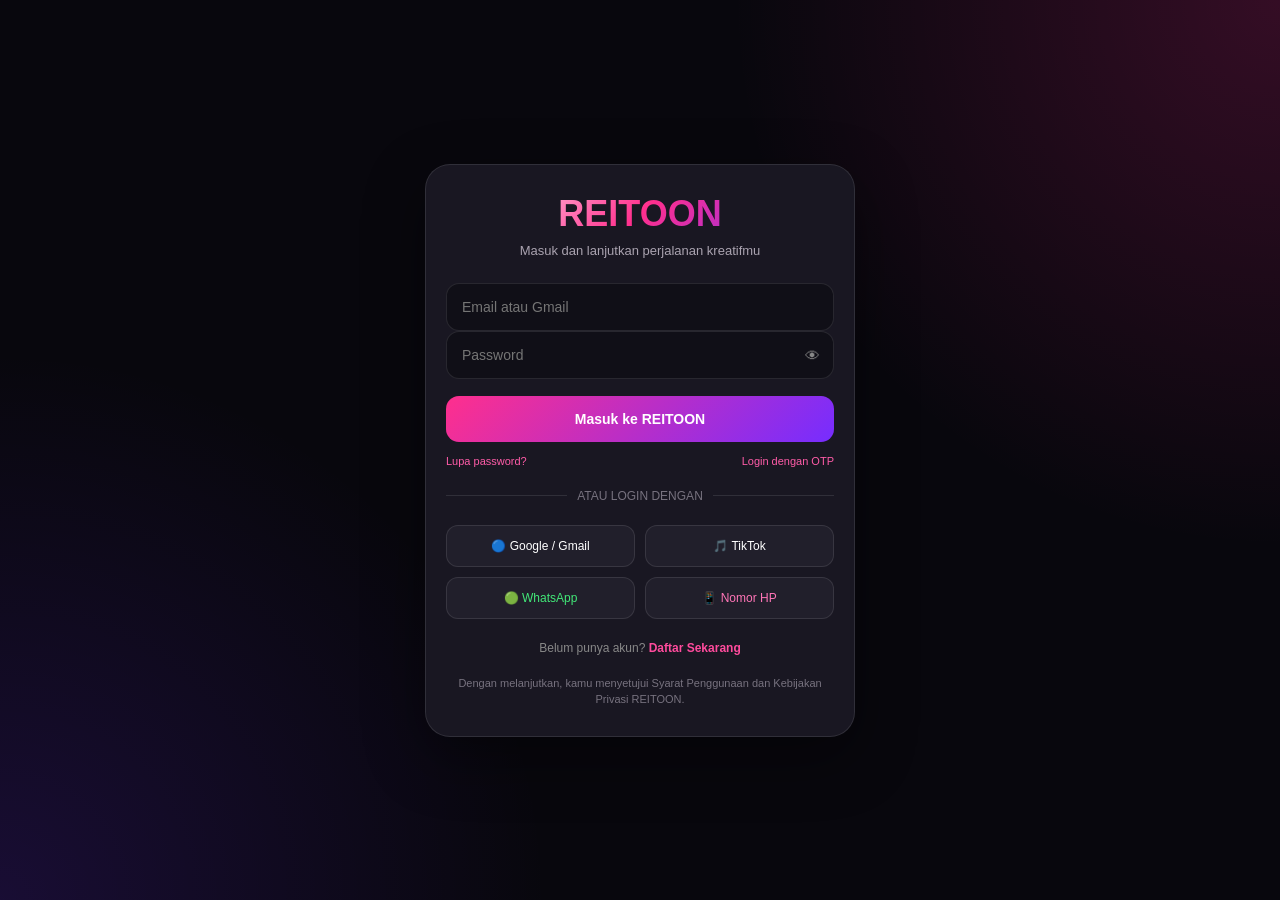
<file: login.html>
<!DOCTYPE html>
<html lang="id">

<head>

<meta charset="UTF-8">

<meta name="viewport"
content="width=device-width, initial-scale=1.0">

<meta name="theme-color"
content="#08070d">

<title>Login - REITOON</title>

<style>

*{
  box-sizing:border-box;
  margin:0;
  padding:0;
}

body{

  min-height:100vh;

  display:flex;

  align-items:center;

  justify-content:center;

  padding:20px;

  background:

    radial-gradient(
      circle at 100% 0%,
      rgba(255,40,145,.18),
      transparent 35%
    ),

    radial-gradient(
      circle at 0% 100%,
      rgba(112,45,255,.16),
      transparent 35%
    ),

    #08070d;

  color:white;

  font-family:Arial,sans-serif;

}

.login-box{

  width:100%;

  max-width:430px;

  padding:28px 20px;

  border-radius:25px;

  background:#191722;

  border:1px solid rgba(255,255,255,.1);

  box-shadow:
    0 20px 60px rgba(0,0,0,.4);

}

.logo{

  text-align:center;

  font-size:36px;

  font-weight:bold;

  background:
    linear-gradient(
      135deg,
      white,
      #ff2f8d,
      #762dff
    );

  -webkit-background-clip:text;

  -webkit-text-fill-color:transparent;

}

.subtitle{

  text-align:center;

  color:#aaa3b0;

  margin:8px 0 25px;

  font-size:13px;

}

.input-group{

  position:relative;

  margin-bottom:12px;

}

.input{

  width:100%;

  padding:15px;

  border-radius:13px;

  border:1px solid rgba(255,255,255,.1);

  background:#100f17;

  color:white;

  outline:none;

  font-size:14px;

}

.input:focus{

  border-color:#ff2f8d;

  box-shadow:
    0 0 0 3px rgba(255,47,141,.08);

}

.password-toggle{

  position:absolute;

  right:14px;

  top:50%;

  transform:translateY(-50%);

  color:#888;

  cursor:pointer;

  font-size:15px;

}

.login-button{

  width:100%;

  padding:15px;

  border:none;

  border-radius:13px;

  background:
    linear-gradient(
      135deg,
      #ff2f8d,
      #762dff
    );

  color:white;

  font-weight:bold;

  margin-top:5px;

  cursor:pointer;

  font-size:14px;

}

.login-button:active{

  transform:scale(.98);

}

.divider{

  display:flex;

  align-items:center;

  gap:10px;

  color:#77727f;

  margin:22px 0;

  font-size:12px;

}

.divider::before,
.divider::after{

  content:"";

  flex:1;

  height:1px;

  background:rgba(255,255,255,.1);

}

.social-grid{

  display:grid;

  grid-template-columns:repeat(2,1fr);

  gap:10px;

}

.social-button{

  padding:13px 8px;

  border-radius:12px;

  border:1px solid rgba(255,255,255,.1);

  background:#211f2b;

  color:white;

  cursor:pointer;

  font-size:12px;

  transition:.2s;

}

.social-button:hover{

  border-color:#ff2f8d;

  background:#292633;

}

.social-button:active{

  transform:scale(.97);

}

.google{

  color:#fff;

}

.tiktok{

  color:#fff;

}

.whatsapp{

  color:#42e878;

}

.phone{

  color:#ff75b7;

}

.extra-actions{

  display:flex;

  justify-content:space-between;

  margin-top:13px;

  font-size:11px;

}

.extra-actions a{

  color:#ff5ca8;

  text-decoration:none;

  cursor:pointer;

}

.register{

  text-align:center;

  margin-top:22px;

  color:#888;

  font-size:12px;

}

.register a{

  color:#ff4b9d;

  font-weight:bold;

  text-decoration:none;

}

.note{

  color:#77727f;

  text-align:center;

  font-size:11px;

  line-height:1.5;

  margin-top:20px;

}

.message{

  display:none;

  padding:11px;

  margin-bottom:13px;

  border-radius:10px;

  background:rgba(255,45,141,.12);

  border:1px solid rgba(255,45,141,.25);

  color:#ff83bd;

  text-align:center;

  font-size:11px;

}

.loading{

  display:none;

  text-align:center;

  color:#aaa;

  font-size:11px;

  margin-top:12px;

}

</style>

</head>


<body>


<div class="login-box">


  <div class="logo">

    REITOON

  </div>


  <div class="subtitle">

    Masuk dan lanjutkan perjalanan kreatifmu

  </div>


  <div
    id="message"
    class="message">

  </div>


  <!-- EMAIL LOGIN -->

  <form
    id="loginForm">


    <input

      type="email"

      id="email"

      class="input"

      placeholder="Email atau Gmail"

      required>


    <div class="input-group">


      <input

        type="password"

        id="password"

        class="input"

        placeholder="Password"

        required>


      <span

        class="password-toggle"

        onclick="togglePassword()">

        👁

      </span>


    </div>


    <button

      type="submit"

      class="login-button">

      Masuk ke REITOON

    </button>


  </form>


  <div class="extra-actions">


    <a
      onclick="forgotPassword()">

      Lupa password?

    </a>


    <a
      onclick="openPhoneLogin()">

      Login dengan OTP

    </a>


  </div>


  <div class="divider">

    ATAU LOGIN DENGAN

  </div>


  <!-- SOCIAL LOGIN -->

  <div class="social-grid">


    <button

      class="social-button google"

      onclick="loginGoogle()">

      🔵 Google / Gmail

    </button>


    <button

      class="social-button tiktok"

      onclick="loginTikTok()">

      🎵 TikTok

    </button>


    <button

      class="social-button whatsapp"

      onclick="loginWhatsApp()">

      🟢 WhatsApp

    </button>


    <button

      class="social-button phone"

      onclick="openPhoneLogin()">

      📱 Nomor HP

    </button>


  </div>


  <div class="register">

    Belum punya akun?

    <a
      onclick="registerAccount()">

      Daftar Sekarang

    </a>

  </div>


  <div class="note">

    Dengan melanjutkan, kamu menyetujui
    Syarat Penggunaan dan Kebijakan Privasi REITOON.

  </div>


  <div
    id="loading"
    class="loading">

    Memproses login...

  </div>


</div>


<script>


/* =========================
   LOGIN EMAIL
========================= */

document

  .getElementById("loginForm")

  .addEventListener(

    "submit",

    function(event){

      event.preventDefault();


      const email =
        document
        .getElementById("email")
        .value
        .trim();


      const password =
        document
        .getElementById("password")
        .value;


      if(!email || !password){

        showMessage(
          "Email dan password wajib diisi."
        );

        return;

      }


      startLoading();


      /*
        NANTI DIHUBUNGKAN KE BACKEND
        / FIREBASE AUTHENTICATION
      */


      setTimeout(function(){

        localStorage.setItem(
          "reitoon_logged_in",
          "true"
        );

        localStorage.setItem(
          "reitoon_email",
          email
        );


        window.location.href =
          "index.html";


      },1000);

    }

  );


/* =========================
   GOOGLE / GMAIL
========================= */

function loginGoogle(){

  showMessage(
    "Login Google akan membuka halaman autentikasi Google."
  );


  /*
    DI SINI NANTI MASUKKAN
    GOOGLE AUTHENTICATION
  */

}


/* =========================
   TIKTOK
========================= */

function loginTikTok(){

  showMessage(
    "Login TikTok akan membuka autentikasi TikTok."
  );


  /*
    DI SINI NANTI MASUKKAN
    TIKTOK OAUTH
  */

}


/* =========================
   WHATSAPP
========================= */

function loginWhatsApp(){

  showMessage(
    "Masukkan nomor WhatsApp untuk menerima kode OTP."
  );


  openPhoneLogin();

}


/* =========================
   LOGIN NOMOR TELEPON
========================= */

function openPhoneLogin(){

  const phone =
    prompt(
      "Masukkan nomor telepon kamu:\nContoh: 081234567890"
    );


  if(!phone){

    return;

  }


  const cleanPhone =
    phone.replace(/\D/g,"");


  if(cleanPhone.length < 10){

    showMessage(
      "Nomor telepon tidak valid."
    );

    return;

  }


  const otp =
    prompt(
      "Kode OTP telah dikirim ke nomor:\n" +
      phone +
      "\n\nMasukkan kode OTP:"
    );


  if(!otp){

    return;

  }


  if(otp.length < 4){

    showMessage(
      "Kode OTP tidak valid."
    );

    return;

  }


  localStorage.setItem(
    "reitoon_logged_in",
    "true"
  );

  localStorage.setItem(
    "reitoon_phone",
    phone
  );


  window.location.href =
    "index.html";

}


/* =========================
   REGISTER
========================= */

function registerAccount(){

  const email =
    prompt(
      "Masukkan email untuk membuat akun REITOON:"
    );


  if(!email){

    return;

  }


  localStorage.setItem(
    "reitoon_register_email",
    email
  );


  alert(
    "Akun berhasil disiapkan.\n" +
    "Silakan lanjutkan proses pendaftaran."
  );

}


/* =========================
   FORGOT PASSWORD
========================= */

function forgotPassword(){

  const email =
    prompt(
      "Masukkan email akun REITOON:"
    );


  if(!email){

    return;

  }


  alert(
    "Link reset password akan dikirim ke:\n" +
    email
  );

}


/* =========================
   PASSWORD TOGGLE
========================= */

function togglePassword(){

  const password =
    document
    .getElementById("password");


  if(
    password.type ===
    "password"
  ){

    password.type =
      "text";

  }else{

    password.type =
      "password";

  }

}


/* =========================
   MESSAGE
========================= */

function showMessage(text){

  const message =
    document
    .getElementById("message");


  message.innerText =
    text;


  message.style.display =
    "block";

}


function startLoading(){

  document
    .getElementById("loading")
    .style.display =
    "block";

}

</script>


</body>

</html>
</file>
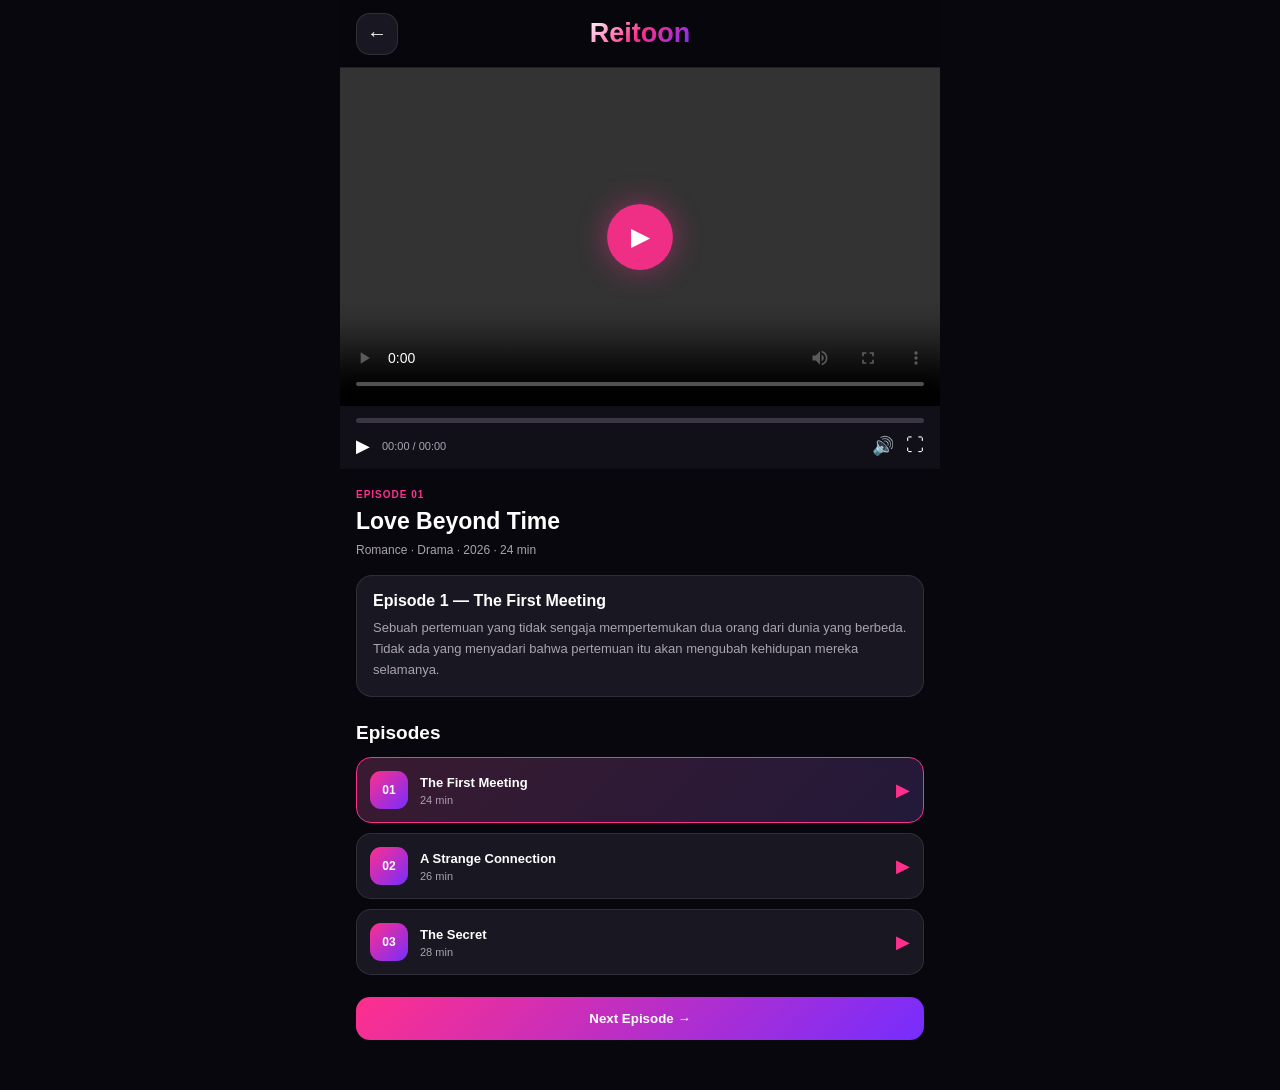
<file: player.html>
<!DOCTYPE html>
<html lang="id">

<head>

  <meta charset="UTF-8">

  <meta
    name="viewport"
    content="width=device-width, initial-scale=1.0"
  >

  <meta
    name="theme-color"
    content="#08070d"
  >

  <title>Player - Reitoon</title>

  <style>

    * {
      box-sizing: border-box;
      margin: 0;
      padding: 0;
    }

    :root {
      --bg: #08070d;
      --surface: #191722;
      --surface-light: #211f2b;
      --text: #ffffff;
      --muted: #aaa3b0;
      --pink: #ff2f8d;
      --purple: #762dff;
      --border: rgba(255,255,255,0.10);
    }

    body {
      min-height: 100vh;
      background: var(--bg);
      color: white;
      font-family: Arial, Helvetica, sans-serif;
      padding-bottom: 30px;
    }

    .app {
      width: 100%;
      max-width: 600px;
      margin: auto;
    }

    /* HEADER */

    .header {
      height: 68px;
      padding: 12px 16px;
      display: flex;
      align-items: center;
      justify-content: space-between;
      background: rgba(8,7,13,0.96);
      border-bottom: 1px solid var(--border);
      position: sticky;
      top: 0;
      z-index: 20;
    }

    .back-button {
      width: 42px;
      height: 42px;
      border-radius: 14px;
      border: 1px solid var(--border);
      background: var(--surface);
      color: white;
      font-size: 20px;
      cursor: pointer;
    }

    .logo {
      font-size: 27px;
      font-weight: 800;
      background:
        linear-gradient(
          135deg,
          white,
          var(--pink),
          var(--purple)
        );
      -webkit-background-clip: text;
      -webkit-text-fill-color: transparent;
    }

    .header-space {
      width: 42px;
    }

    /* VIDEO */

    .video-container {
      width: 100%;
      aspect-ratio: 16 / 9;
      background: #000;
      position: relative;
      overflow: hidden;
    }

    video {
      width: 100%;
      height: 100%;
      display: block;
      object-fit: contain;
      background: #000;
    }

    .video-overlay {
      position: absolute;
      inset: 0;
      display: flex;
      align-items: center;
      justify-content: center;
      pointer-events: none;
    }

    .big-play {
      width: 66px;
      height: 66px;
      border-radius: 50%;
      border: none;
      background: rgba(255,47,141,0.92);
      color: white;
      font-size: 25px;
      display: flex;
      align-items: center;
      justify-content: center;
      cursor: pointer;
      pointer-events: auto;
      box-shadow: 0 0 30px rgba(255,47,141,0.45);
    }

    /* CONTROLS */

    .controls {
      padding: 12px 16px;
      background: #111018;
    }

    .progress-container {
      width: 100%;
      height: 5px;
      background: #3a3742;
      border-radius: 10px;
      cursor: pointer;
      margin-bottom: 12px;
    }

    .progress-bar {
      width: 0%;
      height: 100%;
      border-radius: 10px;
      background:
        linear-gradient(
          90deg,
          var(--pink),
          var(--purple)
        );
    }

    .control-row {
      display: flex;
      align-items: center;
      gap: 12px;
    }

    .control-button {
      border: none;
      background: transparent;
      color: white;
      font-size: 18px;
      cursor: pointer;
    }

    .time {
      color: var(--muted);
      font-size: 11px;
      flex: 1;
    }

    /* CONTENT */

    .content {
      padding: 20px 16px;
    }

    .episode-label {
      color: var(--pink);
      font-size: 10px;
      font-weight: bold;
      letter-spacing: 1px;
      margin-bottom: 8px;
    }

    .title {
      font-size: 23px;
      line-height: 1.2;
      margin-bottom: 8px;
    }

    .meta {
      color: var(--muted);
      font-size: 12px;
    }

    .description {
      margin-top: 18px;
      padding: 16px;
      border-radius: 16px;
      background: var(--surface);
      border: 1px solid var(--border);
    }

    .description h2 {
      font-size: 16px;
      margin-bottom: 8px;
    }

    .description p {
      color: var(--muted);
      font-size: 13px;
      line-height: 1.6;
    }

    /* EPISODES */

    .episodes {
      margin-top: 25px;
    }

    .episodes h2 {
      font-size: 19px;
      margin-bottom: 13px;
    }

    .episode {
      display: flex;
      align-items: center;
      gap: 12px;
      padding: 13px;
      margin-bottom: 10px;
      border-radius: 15px;
      background: var(--surface);
      border: 1px solid var(--border);
      cursor: pointer;
    }

    .episode.active {
      border-color: var(--pink);
      background:
        linear-gradient(
          135deg,
          rgba(255,47,141,0.14),
          rgba(118,45,255,0.10)
        ),
        var(--surface);
    }

    .episode-number {
      width: 38px;
      height: 38px;
      border-radius: 11px;
      display: flex;
      align-items: center;
      justify-content: center;
      background:
        linear-gradient(
          135deg,
          var(--pink),
          var(--purple)
        );
      font-size: 12px;
      font-weight: bold;
    }

    .episode-info {
      flex: 1;
    }

    .episode-info strong {
      display: block;
      font-size: 13px;
    }

    .episode-info span {
      display: block;
      color: var(--muted);
      font-size: 11px;
      margin-top: 4px;
    }

    .episode-play {
      color: var(--pink);
      font-size: 18px;
    }

    /* NEXT BUTTON */

    .next-button {
      width: 100%;
      margin-top: 12px;
      padding: 14px;
      border: none;
      border-radius: 14px;
      color: white;
      font-weight: bold;
      background:
        linear-gradient(
          135deg,
          var(--pink),
          var(--purple)
        );
      cursor: pointer;
    }

    @media (max-width: 420px) {

      .title {
        font-size: 21px;
      }

    }

  </style>

</head>

<body>

  <div class="app">

    <!-- HEADER -->

    <header class="header">

      <button
        class="back-button"
        onclick="history.back()"
      >
        ←
      </button>

      <div class="logo">
        Reitoon
      </div>

      <div class="header-space"></div>

    </header>


    <!-- VIDEO PLAYER -->

    <section class="video-container">

      <video
        id="videoPlayer"
        controls
        playsinline
      >

        <!-- GANTI URL VIDEO DI SINI -->

        <source
          src="https://www.w3schools.com/html/mov_bbb.mp4"
          type="video/mp4"
        >

        Browser kamu tidak mendukung video.

      </video>


      <div
        class="video-overlay"
        id="videoOverlay"
      >

        <button
          class="big-play"
          onclick="togglePlay()"
        >
          ▶
        </button>

      </div>

    </section>


    <!-- CUSTOM CONTROLS -->

    <section class="controls">

      <div
        class="progress-container"
        onclick="seekVideo(event)"
      >

        <div
          class="progress-bar"
          id="progressBar"
        ></div>

      </div>


      <div class="control-row">

        <button
          class="control-button"
          onclick="togglePlay()"
          id="playButton"
        >
          ▶
        </button>


        <span
          class="time"
          id="timeDisplay"
        >
          00:00 / 00:00
        </span>


        <button
          class="control-button"
          onclick="toggleMute()"
          id="muteButton"
        >
          🔊
        </button>


        <button
          class="control-button"
          onclick="fullscreenVideo()"
        >
          ⛶
        </button>

      </div>

    </section>


    <!-- CONTENT -->

    <main class="content">

      <div class="episode-label">
        EPISODE 01
      </div>


      <h1 class="title">
        Love Beyond Time
      </h1>


      <div class="meta">
        Romance · Drama · 2026 · 24 min
      </div>


      <section class="description">

        <h2>
          Episode 1 — The First Meeting
        </h2>

        <p>
          Sebuah pertemuan yang tidak sengaja
          mempertemukan dua orang dari dunia
          yang berbeda. Tidak ada yang menyadari
          bahwa pertemuan itu akan mengubah
          kehidupan mereka selamanya.
        </p>

      </section>


      <!-- EPISODES -->

      <section class="episodes">

        <h2>
          Episodes
        </h2>


        <div
          class="episode active"
          onclick="changeEpisode(1)"
        >

          <div class="episode-number">
            01
          </div>

          <div class="episode-info">

            <strong>
              The First Meeting
            </strong>

            <span>
              24 min
            </span>

          </div>

          <div class="episode-play">
            ▶
          </div>

        </div>


        <div
          class="episode"
          onclick="changeEpisode(2)"
        >

          <div class="episode-number">
            02
          </div>

          <div class="episode-info">

            <strong>
              A Strange Connection
            </strong>

            <span>
              26 min
            </span>

          </div>

          <div class="episode-play">
            ▶
          </div>

        </div>


        <div
          class="episode"
          onclick="changeEpisode(3)"
        >

          <div class="episode-number">
            03
          </div>

          <div class="episode-info">

            <strong>
              The Secret
            </strong>

            <span>
              28 min
            </span>

          </div>

          <div class="episode-play">
            ▶
          </div>

        </div>


        <button
          class="next-button"
          onclick="nextEpisode()"
        >

          Next Episode →

        </button>

      </section>

    </main>

  </div>


  <script>

    const video =
      document.getElementById(
        "videoPlayer"
      );


    const progressBar =
      document.getElementById(
        "progressBar"
      );


    const playButton =
      document.getElementById(
        "playButton"
      );


    const timeDisplay =
      document.getElementById(
        "timeDisplay"
      );


    const videoOverlay =
      document.getElementById(
        "videoOverlay"
      );


    const muteButton =
      document.getElementById(
        "muteButton"
      );


    /* PLAY / PAUSE */

    function togglePlay() {

      if (video.paused) {

        video.play();

        playButton.textContent = "⏸";

        videoOverlay.style.display =
          "none";

      } else {

        video.pause();

        playButton.textContent = "▶";

        videoOverlay.style.display =
          "flex";

      }

    }


    /* PROGRESS */

    video.addEventListener(
      "timeupdate",
      function() {

        if (!video.duration) return;

        const percent =
          (video.currentTime /
          video.duration) * 100;

        progressBar.style.width =
          percent + "%";


        timeDisplay.textContent =
          formatTime(video.currentTime)
          + " / "
          + formatTime(video.duration);

      }
    );


    function seekVideo(event) {

      const rect =
        event.currentTarget
        .getBoundingClientRect();


      const percent =
        (event.clientX - rect.left)
        / rect.width;


      video.currentTime =
        percent * video.duration;

    }


    /* MUTE */

    function toggleMute() {

      video.muted =
        !video.muted;


      muteButton.textContent =
        video.muted
        ? "🔇"
        : "🔊";

    }


    /* FULLSCREEN */

    function fullscreenVideo() {

      if (
        video.requestFullscreen
      ) {

        video.requestFullscreen();

      }

    }


    /* FORMAT TIME */

    function formatTime(seconds) {

      if (isNaN(seconds)) {

        return "00:00";

      }


      const minutes =
        Math.floor(seconds / 60);


      const secs =
        Math.floor(seconds % 60);


      return String(minutes)
        .padStart(2, "0")
        + ":"
        + String(secs)
        .padStart(2, "0");

    }


    /* EPISODE */

    function changeEpisode(number) {

      document
        .querySelectorAll(".episode")
        .forEach(
          episode =>
          episode.classList.remove(
            "active"
          )
        );


      document
        .querySelectorAll(".episode")
        [number - 1]
        .classList.add("active");


      document
        .querySelector(".episode-label")
        .textContent =
        "EPISODE 0" + number;


      alert(
        "Episode " +
        number +
        " dipilih."
      );

    }


    /* NEXT */

    function nextEpisode() {

      alert(
        "Episode berikutnya akan diputar."
      );

    }


    video.addEventListener(
      "play",
      function() {

        playButton.textContent =
          "⏸";

        videoOverlay.style.display =
          "none";

      }
    );


    video.addEventListener(
      "pause",
      function() {

        playButton.textContent =
          "▶";

        videoOverlay.style.display =
          "flex";

      }
    );

  </script>

</body>

</html>
</file>
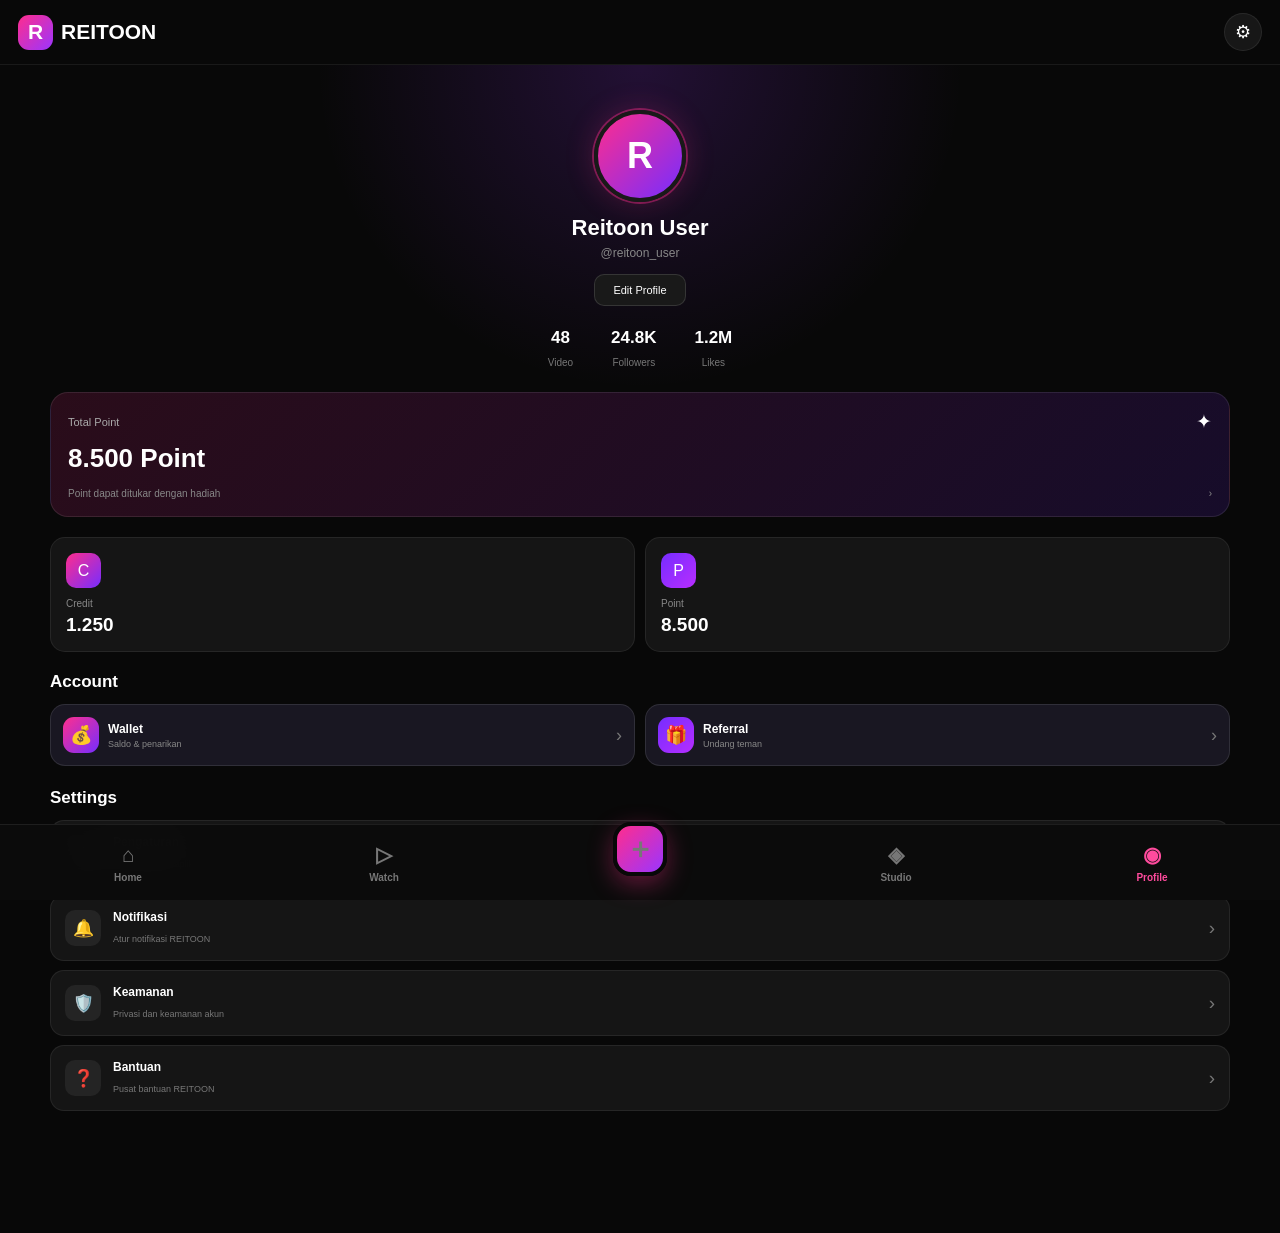
<file: profile.html>
<!DOCTYPE html>
<html lang="id">
<head>

<meta charset="UTF-8">
<meta name="viewport" content="width=device-width, initial-scale=1.0">

<title>Profile — REITOON</title>

<style>

*{
  margin:0;
  padding:0;
  box-sizing:border-box;
  font-family:Arial,Helvetica,sans-serif;
}

body{
  background:#080808;
  color:#fff;
  padding-bottom:100px;
}

/* HEADER */

.header{
  height:65px;
  padding:0 18px;
  display:flex;
  align-items:center;
  justify-content:space-between;
  background:#080808;
  border-bottom:1px solid rgba(255,255,255,.07);
}

.logo{
  display:flex;
  align-items:center;
  gap:8px;
  font-size:21px;
  font-weight:900;
}

.logo-icon{
  width:35px;
  height:35px;
  border-radius:11px;
  background:linear-gradient(
    135deg,
    #ff2d8d,
    #9b35ff
  );
  display:flex;
  align-items:center;
  justify-content:center;
  font-weight:900;
}

.settings-button{
  width:38px;
  height:38px;
  border-radius:50%;
  background:#171717;
  border:1px solid rgba(255,255,255,.08);
  display:flex;
  align-items:center;
  justify-content:center;
  font-size:18px;
}

/* PROFILE HERO */

.profile-hero{
  padding:28px 18px 22px;
  text-align:center;
  background:
    radial-gradient(
      circle at 50% 0%,
      rgba(155,53,255,.18),
      transparent 45%
    );
}

.profile-avatar{
  width:92px;
  height:92px;
  margin:0 auto 13px;
  border-radius:50%;
  background:
    linear-gradient(
      135deg,
      #ff2d8d,
      #762dff
    );
  border:4px solid #191919;
  box-shadow:
    0 0 0 2px rgba(255,45,141,.4),
    0 0 30px rgba(255,45,141,.22);
  display:flex;
  align-items:center;
  justify-content:center;
  font-size:36px;
  font-weight:900;
}

.profile-name{
  font-size:22px;
  font-weight:900;
  margin-bottom:5px;
}

.profile-username{
  color:#888;
  font-size:12px;
  margin-bottom:14px;
}

.edit-profile{
  display:inline-block;
  padding:9px 18px;
  border-radius:10px;
  background:#191919;
  border:1px solid rgba(255,255,255,.12);
  color:#fff;
  font-size:11px;
  text-decoration:none;
}

/* STATS */

.profile-stats{
  display:flex;
  justify-content:center;
  gap:38px;
  margin-top:22px;
}

.profile-stat{
  text-align:center;
}

.profile-stat strong{
  display:block;
  font-size:17px;
  margin-bottom:4px;
}

.profile-stat span{
  color:#777;
  font-size:10px;
}

/* BALANCE */

.balance-card{
  margin:0 18px 20px;
  padding:17px;
  border-radius:18px;
  background:
    linear-gradient(
      135deg,
      rgba(255,45,141,.14),
      rgba(118,45,255,.14)
    );
  border:1px solid rgba(255,255,255,.09);
}

.balance-header{
  display:flex;
  justify-content:space-between;
  align-items:center;
  margin-bottom:10px;
}

.balance-title{
  color:#aaa;
  font-size:11px;
}

.balance-icon{
  font-size:19px;
}

.balance-value{
  font-size:26px;
  font-weight:900;
  margin-bottom:14px;
}

.balance-footer{
  display:flex;
  justify-content:space-between;
  color:#888;
  font-size:10px;
}

/* CREDIT POINT */

.resource-grid{
  display:grid;
  grid-template-columns:repeat(2,1fr);
  gap:10px;
  margin:0 18px 20px;
}

.resource-card{
  padding:15px;
  border-radius:15px;
  background:#151515;
  border:1px solid rgba(255,255,255,.07);
}

.resource-icon{
  width:35px;
  height:35px;
  border-radius:10px;
  display:flex;
  align-items:center;
  justify-content:center;
  background:linear-gradient(
    135deg,
    #ff2d8d,
    #762dff
  );
  margin-bottom:10px;
}

.resource-card:nth-child(2)
.resource-icon{
  background:linear-gradient(
    135deg,
    #762dff,
    #b82dff
  );
}

.resource-title{
  color:#888;
  font-size:10px;
  margin-bottom:5px;
}

.resource-value{
  font-size:19px;
  font-weight:900;
}

/* ACCOUNT MENU */

.section{
  margin:0 18px 22px;
}

.section-title{
  font-size:17px;
  font-weight:900;
  margin-bottom:12px;
}

/* WALLET REFERRAL SMALL CARDS */

.profile-account-grid{
  display:grid;
  grid-template-columns:repeat(2,1fr);
  gap:10px;
  width:100%;
}

.profile-mini-card{
  display:flex;
  align-items:center;
  gap:9px;
  min-width:0;
  padding:12px;
  border-radius:15px;
  background:#191722;
  border:1px solid rgba(255,255,255,.10);
  color:#fff;
  text-decoration:none;
  transition:.2s;
}

.profile-mini-card:hover{
  transform:translateY(-2px);
  border-color:#ff2f8d;
  background:
    linear-gradient(
      135deg,
      rgba(255,47,141,.12),
      rgba(118,45,255,.12)
    ),
    #191722;
}

.profile-mini-icon{
  width:36px;
  height:36px;
  flex-shrink:0;
  display:flex;
  align-items:center;
  justify-content:center;
  border-radius:11px;
  background:
    linear-gradient(
      135deg,
      #ff2f8d,
      #762dff
    );
  font-size:18px;
}

.referral-icon{
  background:
    linear-gradient(
      135deg,
      #762dff,
      #b52dff
    );
}

.profile-mini-info{
  min-width:0;
  flex:1;
}

.profile-mini-info strong{
  display:block;
  font-size:12px;
  margin-bottom:3px;
}

.profile-mini-info small{
  display:block;
  color:#888;
  font-size:9px;
  white-space:nowrap;
  overflow:hidden;
  text-overflow:ellipsis;
}

.profile-mini-arrow{
  color:#777;
  font-size:18px;
}

/* OTHER MENU */

.menu-list{
  display:flex;
  flex-direction:column;
  gap:9px;
}

.menu-item{
  display:flex;
  align-items:center;
  gap:12px;
  padding:14px;
  border-radius:14px;
  background:#151515;
  border:1px solid rgba(255,255,255,.07);
  color:#fff;
  text-decoration:none;
}

.menu-icon{
  width:36px;
  height:36px;
  border-radius:10px;
  background:#242424;
  display:flex;
  align-items:center;
  justify-content:center;
  font-size:17px;
}

.menu-text{
  flex:1;
}

.menu-text strong{
  display:block;
  font-size:12px;
  margin-bottom:4px;
}

.menu-text small{
  color:#777;
  font-size:9px;
}

.menu-arrow{
  color:#777;
  font-size:19px;
}

/* BOTTOM NAV */

.bottom-nav{
  position:fixed;
  bottom:0;
  left:0;
  right:0;
  height:76px;
  background:rgba(12,12,12,.97);
  backdrop-filter:blur(20px);
  border-top:1px solid rgba(255,255,255,.08);
  display:flex;
  align-items:center;
  justify-content:space-around;
  z-index:200;
}

.nav-item{
  width:20%;
  height:100%;
  display:flex;
  flex-direction:column;
  align-items:center;
  justify-content:center;
  gap:5px;
  color:#777;
  font-size:10px;
  font-weight:bold;
  cursor:pointer;
}

.nav-item.active{
  color:#ff4b9d;
}

.nav-icon{
  font-size:21px;
}

.create-button{
  width:54px;
  height:54px;
  margin-top:-28px;
  border-radius:18px;
  background:
    linear-gradient(
      135deg,
      #ff2d8d,
      #9b35ff
    );
  border:4px solid #080808;
  display:flex;
  align-items:center;
  justify-content:center;
  font-size:28px;
  box-shadow:
    0 8px 25px rgba(255,45,141,.35);
}

/* DESKTOP */

@media(min-width:768px){

  .profile-hero{
    padding-top:45px;
  }

  .balance-card,
  .resource-grid,
  .section{
    margin-left:50px;
    margin-right:50px;
  }

  .profile-account-grid{
    grid-template-columns:repeat(2, minmax(250px,1fr));
  }

}

</style>
</head>

<body>

<!-- HEADER -->

<header class="header">

  <div class="logo">

    <div class="logo-icon">
      R
    </div>

    <span>
      REITOON
    </span>

  </div>

  <div class="settings-button">
    ⚙
  </div>

</header>


<!-- PROFILE -->

<section class="profile-hero">

  <div class="profile-avatar">
    R
  </div>

  <div class="profile-name">
    Reitoon User
  </div>

  <div class="profile-username">
    @reitoon_user
  </div>

  <a
    href="#"
    class="edit-profile">

    Edit Profile

  </a>


  <div class="profile-stats">

    <div class="profile-stat">

      <strong>
        48
      </strong>

      <span>
        Video
      </span>

    </div>


    <div class="profile-stat">

      <strong>
        24.8K
      </strong>

      <span>
        Followers
      </span>

    </div>


    <div class="profile-stat">

      <strong>
        1.2M
      </strong>

      <span>
        Likes
      </span>

    </div>

  </div>

</section>


<!-- BALANCE -->

<section class="balance-card">

  <div class="balance-header">

    <div class="balance-title">
      Total Point
    </div>

    <div class="balance-icon">
      ✦
    </div>

  </div>

  <div class="balance-value">
    8.500 Point
  </div>

  <div class="balance-footer">

    <span>
      Point dapat ditukar dengan hadiah
    </span>

    <span>
      ›
    </span>

  </div>

</section>


<!-- CREDIT & POINT -->

<section class="resource-grid">

  <div class="resource-card">

    <div class="resource-icon">
      C
    </div>

    <div class="resource-title">
      Credit
    </div>

    <div class="resource-value">
      1.250
    </div>

  </div>


  <div class="resource-card">

    <div class="resource-icon">
      P
    </div>

    <div class="resource-title">
      Point
    </div>

    <div class="resource-value">
      8.500
    </div>

  </div>

</section>


<!-- ACCOUNT -->

<section class="section">

  <div class="section-title">
    Account
  </div>


  <!-- WALLET & REFERRAL -->

  <div class="profile-account-grid">


    <a
      href="wallet.html"
      class="profile-mini-card">

      <div class="profile-mini-icon">
        💰
      </div>

      <div class="profile-mini-info">

        <strong>
          Wallet
        </strong>

        <small>
          Saldo & penarikan
        </small>

      </div>

      <span class="profile-mini-arrow">
        ›
      </span>

    </a>


    <a
      href="wallet.html#referral"
      class="profile-mini-card">

      <div class="profile-mini-icon referral-icon">
        🎁
      </div>

      <div class="profile-mini-info">

        <strong>
          Referral
        </strong>

        <small>
          Undang teman
        </small>

      </div>

      <span class="profile-mini-arrow">
        ›
      </span>

    </a>


  </div>

</section>


<!-- OTHER SETTINGS -->

<section class="section">

  <div class="section-title">
    Settings
  </div>


  <div class="menu-list">


    <a
      href="#"
      class="menu-item">

      <div class="menu-icon">
        ⚙
      </div>

      <div class="menu-text">

        <strong>
          Pengaturan
        </strong>

        <small>
          Atur preferensi aplikasi
        </small>

      </div>

      <span class="menu-arrow">
        ›
      </span>

    </a>


    <a
      href="#"
      class="menu-item">

      <div class="menu-icon">
        🔔
      </div>

      <div class="menu-text">

        <strong>
          Notifikasi
        </strong>

        <small>
          Atur notifikasi REITOON
        </small>

      </div>

      <span class="menu-arrow">
        ›
      </span>

    </a>


    <a
      href="#"
      class="menu-item">

      <div class="menu-icon">
        🛡️
      </div>

      <div class="menu-text">

        <strong>
          Keamanan
        </strong>

        <small>
          Privasi dan keamanan akun
        </small>

      </div>

      <span class="menu-arrow">
        ›
      </span>

    </a>


    <a
      href="#"
      class="menu-item">

      <div class="menu-icon">
        ❓
      </div>

      <div class="menu-text">

        <strong>
          Bantuan
        </strong>

        <small>
          Pusat bantuan REITOON
        </small>

      </div>

      <span class="menu-arrow">
        ›
      </span>

    </a>


  </div>

</section>


<!-- BOTTOM NAV -->

<nav class="bottom-nav">


  <div
    class="nav-item"
    onclick="goHome()">

    <div class="nav-icon">
      ⌂
    </div>

    <span>
      Home
    </span>

  </div>


  <div
    class="nav-item"
    onclick="openWatch()">

    <div class="nav-icon">
      ▷
    </div>

    <span>
      Watch
    </span>

  </div>


  <div class="nav-item">

    <div
      class="create-button"
      onclick="openCreate()">

      ＋

    </div>

  </div>


  <div
    class="nav-item"
    onclick="openStudio()">

    <div class="nav-icon">
      ◈
    </div>

    <span>
      Studio
    </span>

  </div>


  <div
    class="nav-item active">

    <div class="nav-icon">
      ◉
    </div>

    <span>
      Profile
    </span>

  </div>


</nav>


<script>

function goHome(){

  window.location.href="index.html";

}

function openWatch(){

  window.location.href="watch.html";

}

function openCreate(){

  window.location.href="create.html";

}

function openStudio(){

  window.location.href="studio.html";

}

</script>

</body>
</html>
</file>
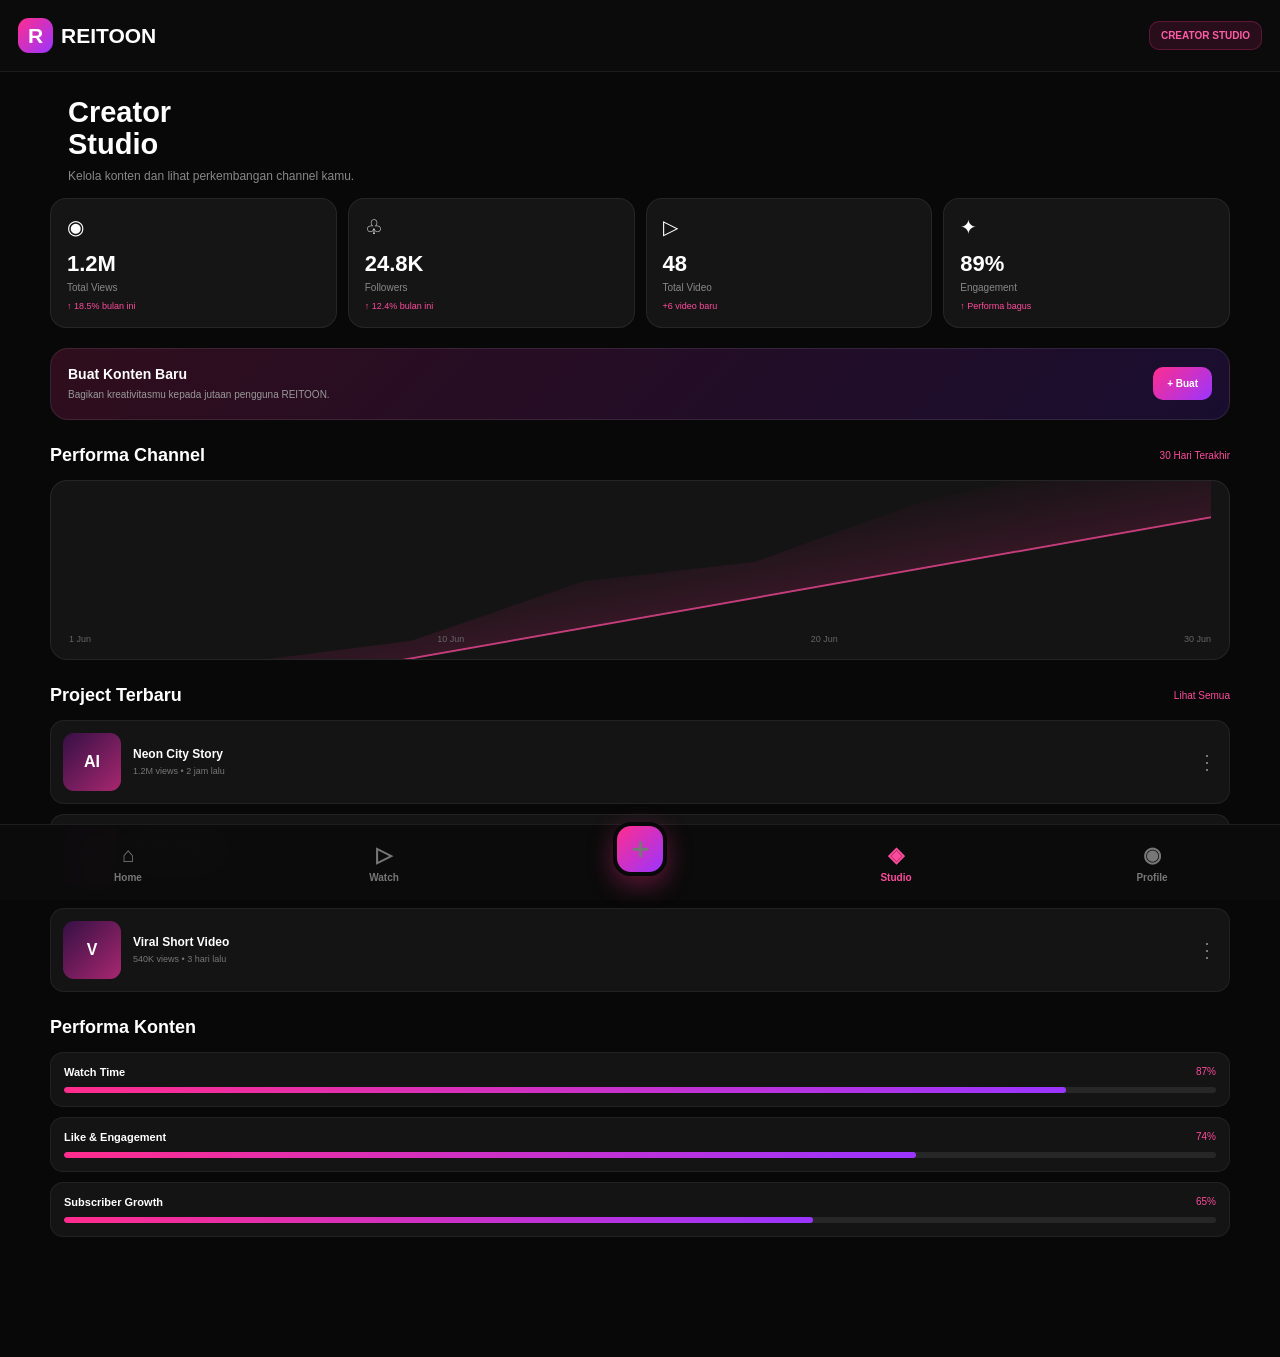
<file: studio.html>
<!DOCTYPE html>
<html lang="id">
<head>
<meta charset="UTF-8">
<meta name="viewport" content="width=device-width, initial-scale=1.0">
<title>Studio — REITOON</title>

<style>

*{
  margin:0;
  padding:0;
  box-sizing:border-box;
  font-family:Arial,Helvetica,sans-serif;
}

body{
  background:#080808;
  color:#fff;
  padding-bottom:95px;
}

/* HEADER */

.header{
  padding:18px;
  display:flex;
  align-items:center;
  justify-content:space-between;
  border-bottom:1px solid rgba(255,255,255,.07);
  background:#0b0b0b;
}

.logo{
  display:flex;
  align-items:center;
  gap:8px;
  font-size:21px;
  font-weight:900;
}

.logo-icon{
  width:35px;
  height:35px;
  border-radius:11px;
  background:linear-gradient(135deg,#ff2d8d,#9b35ff);
  display:flex;
  align-items:center;
  justify-content:center;
  font-weight:900;
}

.creator-badge{
  padding:8px 11px;
  border-radius:10px;
  background:rgba(255,45,141,.12);
  border:1px solid rgba(255,45,141,.25);
  color:#ff5ca8;
  font-size:10px;
  font-weight:bold;
}

/* INTRO */

.intro{
  padding:25px 18px 15px;
}

.intro h1{
  font-size:29px;
  line-height:1.1;
  margin-bottom:8px;
}

.intro p{
  color:#888;
  font-size:12px;
}

/* STATS */

.stats{
  display:grid;
  grid-template-columns:repeat(2,1fr);
  gap:11px;
  padding:0 18px;
}

.stat-card{
  padding:16px;
  border-radius:16px;
  background:#151515;
  border:1px solid rgba(255,255,255,.07);
}

.stat-icon{
  font-size:20px;
  margin-bottom:12px;
}

.stat-value{
  font-size:22px;
  font-weight:900;
  margin-bottom:5px;
}

.stat-label{
  color:#888;
  font-size:10px;
}

.stat-growth{
  margin-top:8px;
  color:#ff4b9d;
  font-size:9px;
}

/* QUICK ACTION */

.quick-action{
  margin:20px 18px;
  padding:17px;
  border-radius:18px;
  background:
    linear-gradient(
      135deg,
      rgba(255,45,141,.16),
      rgba(118,45,255,.16)
    );
  border:1px solid rgba(255,255,255,.09);
  display:flex;
  align-items:center;
  justify-content:space-between;
  gap:12px;
}

.quick-text{
  flex:1;
}

.quick-text h3{
  font-size:14px;
  margin-bottom:6px;
}

.quick-text p{
  color:#999;
  font-size:10px;
  line-height:1.4;
}

.upload-btn{
  padding:11px 14px;
  border:none;
  border-radius:10px;
  background:linear-gradient(135deg,#ff2d8d,#9b35ff);
  color:#fff;
  font-size:10px;
  font-weight:bold;
}

/* SECTION */

.section{
  margin:25px 18px;
}

.section-header{
  display:flex;
  align-items:center;
  justify-content:space-between;
  margin-bottom:14px;
}

.section-header h2{
  font-size:18px;
}

.section-header span{
  color:#ff4b9d;
  font-size:10px;
}

/* CHART */

.chart-card{
  padding:18px;
  height:180px;
  border-radius:17px;
  background:#141414;
  border:1px solid rgba(255,255,255,.07);
  position:relative;
  overflow:hidden;
}

.chart-line{
  position:absolute;
  left:18px;
  right:18px;
  bottom:40px;
  height:85px;
  border-bottom:2px solid #ff4b9d;
  transform:skewY(-10deg);
  opacity:.75;
}

.chart-line::before{
  content:"";
  position:absolute;
  left:0;
  bottom:0;
  width:100%;
  height:100%;
  background:
    linear-gradient(
      to top,
      rgba(255,45,141,.18),
      transparent
    );
  clip-path:polygon(
    0 90%,
    15% 70%,
    30% 80%,
    45% 45%,
    60% 58%,
    75% 20%,
    100% 5%,
    100% 100%,
    0 100%
  );
}

.chart-label{
  position:absolute;
  bottom:15px;
  left:18px;
  right:18px;
  display:flex;
  justify-content:space-between;
  color:#666;
  font-size:9px;
}

/* PROJECT LIST */

.project-list{
  display:flex;
  flex-direction:column;
  gap:10px;
}

.project{
  padding:12px;
  border-radius:14px;
  background:#141414;
  border:1px solid rgba(255,255,255,.06);
  display:flex;
  align-items:center;
  gap:12px;
}

.project-thumb{
  width:58px;
  height:58px;
  border-radius:11px;
  background:linear-gradient(135deg,#351044,#a82770);
  display:flex;
  align-items:center;
  justify-content:center;
  font-size:16px;
  font-weight:900;
}

.project-info{
  flex:1;
}

.project-name{
  font-size:12px;
  font-weight:bold;
  margin-bottom:5px;
}

.project-meta{
  color:#777;
  font-size:9px;
}

.project-menu{
  color:#777;
  font-size:20px;
}

/* PERFORMANCE */

.performance{
  display:flex;
  flex-direction:column;
  gap:10px;
}

.performance-item{
  padding:13px;
  border-radius:13px;
  background:#141414;
  border:1px solid rgba(255,255,255,.06);
}

.performance-top{
  display:flex;
  justify-content:space-between;
  margin-bottom:9px;
}

.performance-name{
  font-size:11px;
  font-weight:bold;
}

.performance-value{
  color:#ff4b9d;
  font-size:10px;
}

.progress{
  height:6px;
  border-radius:10px;
  background:#272727;
  overflow:hidden;
}

.progress-bar{
  height:100%;
  border-radius:10px;
  background:linear-gradient(90deg,#ff2d8d,#9b35ff);
}

/* BOTTOM NAV */

.bottom-nav{
  position:fixed;
  bottom:0;
  left:0;
  right:0;
  height:76px;
  background:rgba(12,12,12,.97);
  backdrop-filter:blur(20px);
  border-top:1px solid rgba(255,255,255,.08);
  display:flex;
  align-items:center;
  justify-content:space-around;
  z-index:200;
}

.nav-item{
  width:20%;
  height:100%;
  display:flex;
  flex-direction:column;
  align-items:center;
  justify-content:center;
  gap:5px;
  color:#777;
  font-size:10px;
  font-weight:bold;
  cursor:pointer;
}

.nav-item.active{
  color:#ff4b9d;
}

.nav-icon{
  font-size:21px;
}

.create-button{
  width:54px;
  height:54px;
  margin-top:-28px;
  border-radius:18px;
  background:linear-gradient(135deg,#ff2d8d,#9b35ff);
  border:4px solid #080808;
  display:flex;
  align-items:center;
  justify-content:center;
  font-size:28px;
  box-shadow:0 8px 25px rgba(255,45,141,.35);
}

@media(min-width:768px){

  .stats{
    grid-template-columns:repeat(4,1fr);
    margin:0 32px;
  }

  .intro,
  .quick-action,
  .section{
    margin-left:50px;
    margin-right:50px;
  }

}

</style>
</head>

<body>

<header class="header">

  <div class="logo">
    <div class="logo-icon">R</div>
    <span>REITOON</span>
  </div>

  <div class="creator-badge">
    CREATOR STUDIO
  </div>

</header>


<section class="intro">

  <h1>
    Creator<br>
    Studio
  </h1>

  <p>
    Kelola konten dan lihat perkembangan channel kamu.
  </p>

</section>


<section class="stats">

  <div class="stat-card">

    <div class="stat-icon">◉</div>

    <div class="stat-value">
      1.2M
    </div>

    <div class="stat-label">
      Total Views
    </div>

    <div class="stat-growth">
      ↑ 18.5% bulan ini
    </div>

  </div>


  <div class="stat-card">

    <div class="stat-icon">♧</div>

    <div class="stat-value">
      24.8K
    </div>

    <div class="stat-label">
      Followers
    </div>

    <div class="stat-growth">
      ↑ 12.4% bulan ini
    </div>

  </div>


  <div class="stat-card">

    <div class="stat-icon">▷</div>

    <div class="stat-value">
      48
    </div>

    <div class="stat-label">
      Total Video
    </div>

    <div class="stat-growth">
      +6 video baru
    </div>

  </div>


  <div class="stat-card">

    <div class="stat-icon">✦</div>

    <div class="stat-value">
      89%
    </div>

    <div class="stat-label">
      Engagement
    </div>

    <div class="stat-growth">
      ↑ Performa bagus
    </div>

  </div>

</section>


<section class="quick-action">

  <div class="quick-text">

    <h3>
      Buat Konten Baru
    </h3>

    <p>
      Bagikan kreativitasmu kepada jutaan pengguna REITOON.
    </p>

  </div>

  <button
    class="upload-btn"
    onclick="openCreate()">

    + Buat

  </button>

</section>


<section class="section">

  <div class="section-header">

    <h2>
      Performa Channel
    </h2>

    <span>
      30 Hari Terakhir
    </span>

  </div>

  <div class="chart-card">

    <div class="chart-line"></div>

    <div class="chart-label">
      <span>1 Jun</span>
      <span>10 Jun</span>
      <span>20 Jun</span>
      <span>30 Jun</span>
    </div>

  </div>

</section>


<section class="section">

  <div class="section-header">

    <h2>
      Project Terbaru
    </h2>

    <span>
      Lihat Semua
    </span>

  </div>

  <div class="project-list">

    <div class="project">

      <div class="project-thumb">
        AI
      </div>

      <div class="project-info">

        <div class="project-name">
          Neon City Story
        </div>

        <div class="project-meta">
          1.2M views • 2 jam lalu
        </div>

      </div>

      <div class="project-menu">
        ⋮
      </div>

    </div>


    <div class="project">

      <div class="project-thumb">
        R
      </div>

      <div class="project-info">

        <div class="project-name">
          My First Reitoon
        </div>

        <div class="project-meta">
          860K views • Kemarin
        </div>

      </div>

      <div class="project-menu">
        ⋮
      </div>

    </div>


    <div class="project">

      <div class="project-thumb">
        V
      </div>

      <div class="project-info">

        <div class="project-name">
          Viral Short Video
        </div>

        <div class="project-meta">
          540K views • 3 hari lalu
        </div>

      </div>

      <div class="project-menu">
        ⋮
      </div>

    </div>

  </div>

</section>


<section class="section">

  <div class="section-header">

    <h2>
      Performa Konten
    </h2>

  </div>

  <div class="performance">

    <div class="performance-item">

      <div class="performance-top">

        <div class="performance-name">
          Watch Time
        </div>

        <div class="performance-value">
          87%
        </div>

      </div>

      <div class="progress">

        <div
          class="progress-bar"
          style="width:87%">
        </div>

      </div>

    </div>


    <div class="performance-item">

      <div class="performance-top">

        <div class="performance-name">
          Like & Engagement
        </div>

        <div class="performance-value">
          74%
        </div>

      </div>

      <div class="progress">

        <div
          class="progress-bar"
          style="width:74%">
        </div>

      </div>

    </div>


    <div class="performance-item">

      <div class="performance-top">

        <div class="performance-name">
          Subscriber Growth
        </div>

        <div class="performance-value">
          65%
        </div>

      </div>

      <div class="progress">

        <div
          class="progress-bar"
          style="width:65%">
        </div>

      </div>

    </div>

  </div>

</section>


<nav class="bottom-nav">

  <div
    class="nav-item"
    onclick="goHome()">

    <div class="nav-icon">
      ⌂
    </div>

    <span>
      Home
    </span>

  </div>


  <div
    class="nav-item"
    onclick="openWatch()">

    <div class="nav-icon">
      ▷
    </div>

    <span>
      Watch
    </span>

  </div>


  <div class="nav-item">

    <div
      class="create-button"
      onclick="openCreate()">

      ＋

    </div>

  </div>


  <div class="nav-item active">

    <div class="nav-icon">
      ◈
    </div>

    <span>
      Studio
    </span>

  </div>


  <div
    class="nav-item"
    onclick="openProfile()">

    <div class="nav-icon">
      ◉
    </div>

    <span>
      Profile
    </span>

  </div>

</nav>


<script>

function goHome(){
  window.location.href="index.html";
}

function openWatch(){
  window.location.href="watch.html";
}

function openCreate(){
  window.location.href="create.html";
}

function openProfile(){
  window.location.href="profile.html";
}

</script>

</body>
</html>
</file>
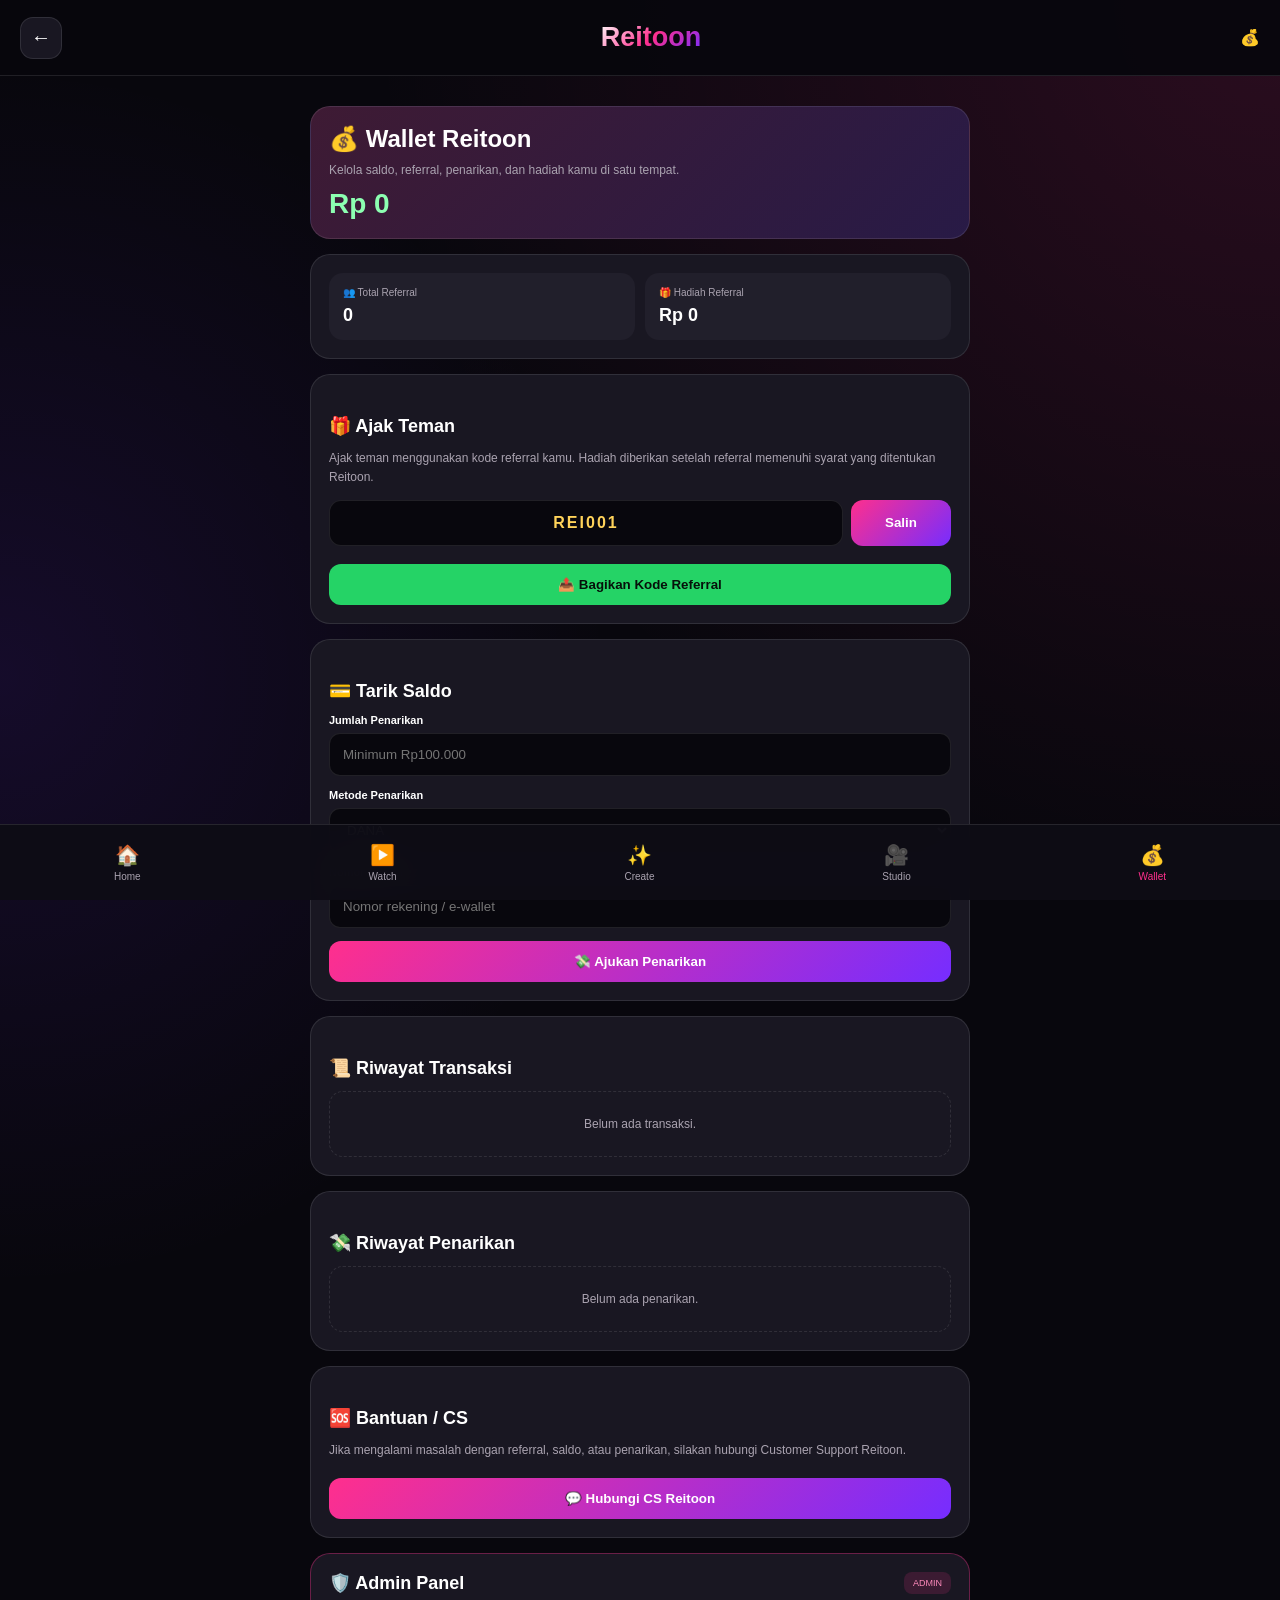
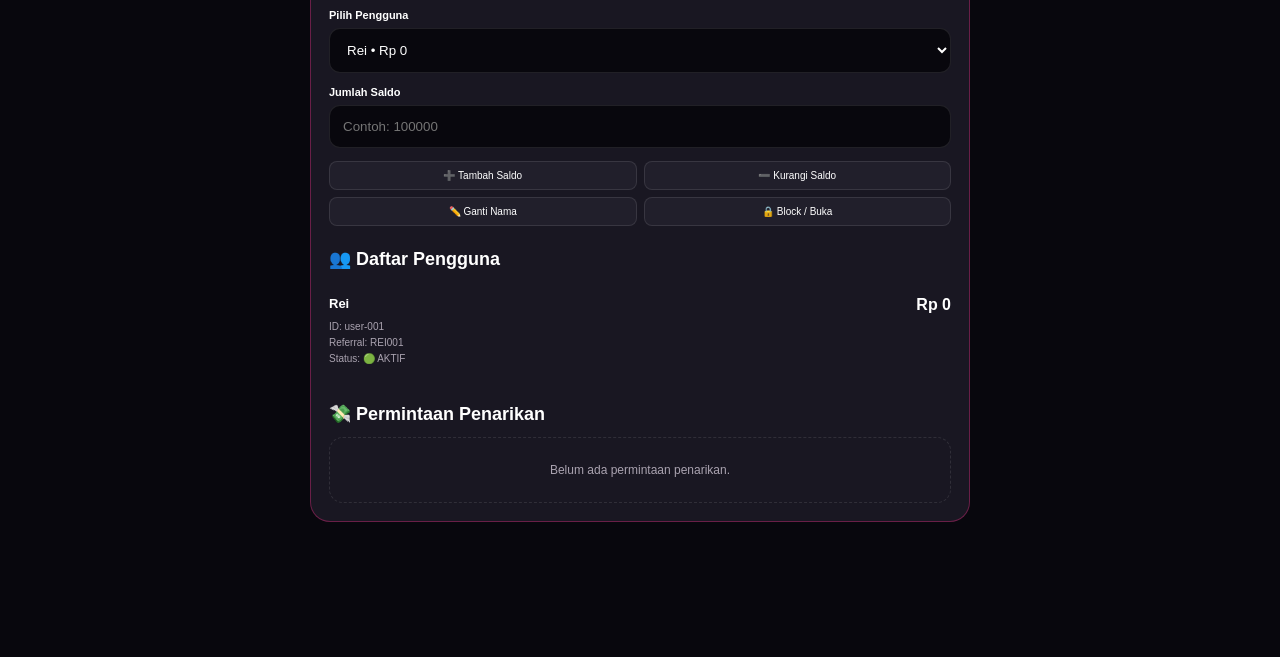
<file: wallet.html>
<!DOCTYPE html>
<html lang="id">
<head>
<meta charset="UTF-8">
<meta name="viewport" content="width=device-width, initial-scale=1.0">
<meta name="theme-color" content="#08070d">
<title>Wallet & Referral - Reitoon</title>

<style>
*{
box-sizing:border-box;
margin:0;
padding:0;
}

:root{
--bg:#08070d;
--surface:#191722;
--surface2:#211f2b;
--pink:#ff2f8d;
--purple:#762dff;
--green:#25d366;
--yellow:#ffd35a;
--red:#ff526d;
--text:#fff;
--muted:#aaa3b0;
--border:rgba(255,255,255,.1);
}

body{
background:
radial-gradient(circle at 100% 0%,rgba(255,47,141,.14),transparent 35%),
radial-gradient(circle at 0% 30%,rgba(118,45,255,.12),transparent 30%),
var(--bg);
color:var(--text);
font-family:Arial,Helvetica,sans-serif;
padding-bottom:90px;
}

.header{
height:76px;
display:flex;
align-items:center;
justify-content:space-between;
padding:16px 20px;
background:rgba(8,7,13,.95);
border-bottom:1px solid var(--border);
position:sticky;
top:0;
z-index:10;
}

.logo{
font-size:27px;
font-weight:bold;
background:linear-gradient(135deg,#fff,var(--pink),var(--purple));
-webkit-background-clip:text;
-webkit-text-fill-color:transparent;
}

.back{
width:42px;
height:42px;
border-radius:13px;
border:1px solid var(--border);
background:var(--surface);
color:#fff;
font-size:20px;
}

.container{
max-width:700px;
margin:auto;
padding:20px 16px;
}

.card{
background:var(--surface);
border:1px solid var(--border);
border-radius:20px;
padding:18px;
margin-bottom:15px;
}

.hero{
background:
linear-gradient(135deg,rgba(255,47,141,.16),rgba(118,45,255,.16)),
var(--surface);
}

.hero h1{
font-size:24px;
margin-bottom:8px;
}

.hero p{
font-size:12px;
color:var(--muted);
line-height:1.6;
}

.balance{
font-size:28px;
font-weight:bold;
color:#8cffb1;
margin-top:8px;
}

.grid{
display:grid;
grid-template-columns:repeat(2,1fr);
gap:10px;
}

.stat{
background:var(--surface2);
border-radius:14px;
padding:14px;
}

.stat span{
display:block;
font-size:10px;
color:var(--muted);
margin-bottom:7px;
}

.stat strong{
font-size:18px;
}

.referral-box{
display:flex;
gap:8px;
margin-top:12px;
}

.referral-code{
flex:1;
padding:13px;
border-radius:12px;
background:var(--bg);
border:1px solid var(--border);
color:var(--yellow);
font-weight:bold;
text-align:center;
letter-spacing:2px;
}

button,
input,
select{
font-family:inherit;
}

.btn{
width:100%;
padding:13px;
border:none;
border-radius:12px;
font-weight:bold;
cursor:pointer;
color:#fff;
}

.btn-primary{
background:linear-gradient(135deg,var(--pink),var(--purple));
}

.btn-green{
background:var(--green);
color:#06100a;
}

.btn-dark{
background:var(--surface2);
border:1px solid var(--border);
}

.btn-red{
background:var(--red);
}

.section-title{
font-size:18px;
margin:22px 0 12px;
}

.form-group{
margin-bottom:13px;
}

.form-group label{
display:block;
font-size:11px;
font-weight:bold;
margin-bottom:7px;
}

input,
select{
width:100%;
padding:13px;
border-radius:11px;
border:1px solid var(--border);
background:var(--bg);
color:#fff;
outline:none;
}

input:focus,
select:focus{
border-color:var(--pink);
}

.transaction{
padding:13px 0;
border-bottom:1px solid var(--border);
display:flex;
justify-content:space-between;
gap:10px;
font-size:11px;
}

.transaction:last-child{
border-bottom:none;
}

.transaction small{
display:block;
color:var(--muted);
margin-top:5px;
}

.plus{
color:#8cffb1;
}

.minus{
color:#ff8b9b;
}

.status{
padding:5px 8px;
border-radius:7px;
font-size:9px;
display:inline-block;
margin-top:5px;
}

.pending{
background:rgba(255,211,90,.15);
color:var(--yellow);
}

.success{
background:rgba(37,211,102,.15);
color:#8cffb1;
}

.rejected{
background:rgba(255,82,109,.15);
color:#ff8b9b;
}

.admin-card{
border:1px solid rgba(255,47,141,.35);
}

.admin-title{
display:flex;
justify-content:space-between;
align-items:center;
margin-bottom:15px;
}

.admin-badge{
background:rgba(255,47,141,.15);
color:#ff8abc;
padding:6px 9px;
border-radius:8px;
font-size:9px;
}

.user-row{
padding:14px 0;
border-bottom:1px solid var(--border);
}

.user-row:last-child{
border-bottom:none;
}

.user-top{
display:flex;
justify-content:space-between;
gap:10px;
}

.user-name{
font-weight:bold;
font-size:13px;
}

.user-info{
font-size:10px;
color:var(--muted);
margin-top:5px;
line-height:1.6;
}

.user-actions{
display:grid;
grid-template-columns:repeat(2,1fr);
gap:7px;
margin-top:10px;
}

.user-actions button{
padding:8px;
font-size:10px;
border-radius:8px;
border:1px solid var(--border);
background:var(--surface2);
color:#fff;
}

.withdraw-row{
padding:14px 0;
border-bottom:1px solid var(--border);
}

.withdraw-row:last-child{
border-bottom:none;
}

.withdraw-actions{
display:flex;
gap:7px;
margin-top:10px;
}

.withdraw-actions button{
flex:1;
padding:9px;
border:none;
border-radius:8px;
font-size:10px;
font-weight:bold;
}

.approve{
background:var(--green);
color:#06100a;
}

.reject{
background:var(--red);
color:#fff;
}

.empty{
text-align:center;
padding:25px;
color:var(--muted);
font-size:12px;
border:1px dashed var(--border);
border-radius:14px;
}

.hidden{
display:none;
}

.bottom-nav{
position:fixed;
bottom:0;
left:0;
right:0;
height:76px;
display:flex;
justify-content:space-around;
align-items:center;
background:rgba(14,13,21,.96);
backdrop-filter:blur(18px);
border-top:1px solid var(--border);
z-index:20;
}

.nav-item{
color:var(--muted);
text-decoration:none;
text-align:center;
font-size:10px;
}

.nav-icon{
display:block;
font-size:20px;
margin-bottom:4px;
}

.nav-item.active{
color:var(--pink);
}

.toast{
position:fixed;
bottom:95px;
left:50%;
transform:translateX(-50%);
background:var(--surface2);
border:1px solid var(--border);
padding:13px 18px;
border-radius:12px;
font-size:12px;
opacity:0;
pointer-events:none;
transition:.3s;
z-index:50;
white-space:nowrap;
}

.toast.show{
opacity:1;
}

@media(min-width:700px){
.container{
padding:30px 20px;
}
}
</style>
</head>

<body>

<header class="header">

<button class="back" onclick="history.back()">←</button>

<div class="logo">Reitoon</div>

<div>💰</div>

</header>

<main class="container">

<section class="card hero">

<h1>💰 Wallet Reitoon</h1>

<p>
Kelola saldo, referral, penarikan, dan hadiah kamu di satu tempat.
</p>

<div class="balance" id="balanceText">
Rp0
</div>

</section>

<section class="card">

<div class="grid">

<div class="stat">
<span>👥 Total Referral</span>
<strong id="referralCount">0</strong>
</div>

<div class="stat">
<span>🎁 Hadiah Referral</span>
<strong id="referralEarning">Rp0</strong>
</div>

</div>

</section>

<section class="card">

<h2 class="section-title">🎁 Ajak Teman</h2>

<p style="font-size:12px;color:var(--muted);line-height:1.6">

Ajak teman menggunakan kode referral kamu.
Hadiah diberikan setelah referral memenuhi syarat yang ditentukan Reitoon.

</p>

<div class="referral-box">

<div class="referral-code" id="referralCode">
REI000000
</div>

<button
class="btn btn-primary"
style="width:100px"
onclick="copyReferral()"
>
Salin
</button>

</div>

<br>

<button
class="btn btn-green"
onclick="shareReferral()"
>
📤 Bagikan Kode Referral
</button>

</section>

<section class="card">

<h2 class="section-title">💳 Tarik Saldo</h2>

<div class="form-group">

<label>Jumlah Penarikan</label>

<input
type="number"
id="withdrawAmount"
placeholder="Minimum Rp100.000"
>

</div>

<div class="form-group">

<label>Metode Penarikan</label>

<select id="withdrawMethod">

<option>DANA</option>
<option>GoPay</option>
<option>OVO</option>
<option>ShopeePay</option>
<option>Bank Transfer</option>

</select>

</div>

<div class="form-group">

<label>Nomor Tujuan</label>

<input
type="text"
id="withdrawAccount"
placeholder="Nomor rekening / e-wallet"
>

</div>

<button
class="btn btn-primary"
onclick="requestWithdrawal()"
>
💸 Ajukan Penarikan
</button>

</section>

<section class="card">

<h2 class="section-title">📜 Riwayat Transaksi</h2>

<div id="transactionList"></div>

</section>

<section class="card">

<h2 class="section-title">💸 Riwayat Penarikan</h2>

<div id="withdrawalList"></div>

</section>

<section class="card">

<h2 class="section-title">🆘 Bantuan / CS</h2>

<p style="font-size:12px;color:var(--muted);line-height:1.6">

Jika mengalami masalah dengan referral, saldo, atau penarikan,
silakan hubungi Customer Support Reitoon.

</p>

<br>

<button
class="btn btn-primary"
onclick="contactCS()"
>
💬 Hubungi CS Reitoon
</button>

</section>

<section
class="card admin-card"
id="adminPanel"
>

<div class="admin-title">

<h2 class="section-title" style="margin:0">
🛡️ Admin Panel
</h2>

<span class="admin-badge">
ADMIN
</span>

</div>

<div class="form-group">

<label>Pilih Pengguna</label>

<select id="adminUserSelect"></select>

</div>

<div class="form-group">

<label>Jumlah Saldo</label>

<input
type="number"
id="adminBalanceAmount"
placeholder="Contoh: 100000"
>

</div>

<div class="user-actions">

<button onclick="adminAddBalance()">
➕ Tambah Saldo
</button>

<button onclick="adminRemoveBalance()">
➖ Kurangi Saldo
</button>

<button onclick="adminChangeName()">
✏️ Ganti Nama
</button>

<button onclick="adminToggleBlock()">
🔒 Block / Buka
</button>

</div>

<h2 class="section-title">
👥 Daftar Pengguna
</h2>

<div id="userList"></div>

<h2 class="section-title">
💸 Permintaan Penarikan
</h2>

<div id="adminWithdrawalList"></div>

</section>

</main>

<nav class="bottom-nav">

<a
class="nav-item"
href="index.html"
>
<span class="nav-icon">🏠</span>
Home
</a>

<a
class="nav-item"
href="watch.html"
>
<span class="nav-icon">▶️</span>
Watch
</a>

<a
class="nav-item"
href="create.html"
>
<span class="nav-icon">✨</span>
Create
</a>

<a
class="nav-item"
href="studio.html"
>
<span class="nav-icon">🎥</span>
Studio
</a>

<a
class="nav-item active"
href="wallet.html"
>
<span class="nav-icon">💰</span>
Wallet
</a>

</nav>

<div
class="toast"
id="toast"
></div>

<script>

/* =====================================================
   KONFIGURASI
===================================================== */

const REFERRAL_REWARD = 30000;

const MIN_WITHDRAWAL = 100000;


/* =====================================================
   USER AKTIF
===================================================== */

let activeUser =
JSON.parse(
localStorage.getItem("reitoon_active_user")
);


/* =====================================================
   DEMO USER
===================================================== */

if(!activeUser){

activeUser = {

id:"user-001",

name:"Rei",

referralCode:"REI001",

balance:0,

referrals:0,

referralEarning:0,

blocked:false,

createdAt:new Date().toISOString()

};

localStorage.setItem(
"reitoon_active_user",
JSON.stringify(activeUser)
);

}


/* =====================================================
   DATABASE DEMO
===================================================== */

let users =
JSON.parse(
localStorage.getItem("reitoon_users")
) || [];


if(!users.find(
user => user.id === activeUser.id
)){

users.push(activeUser);

saveUsers();

}


/* =====================================================
   TRANSACTIONS
===================================================== */

let transactions =
JSON.parse(
localStorage.getItem("reitoon_transactions")
) || [];


/* =====================================================
   WITHDRAWALS
===================================================== */

let withdrawals =
JSON.parse(
localStorage.getItem("reitoon_withdrawals")
) || [];


/* =====================================================
   SAVE
===================================================== */

function saveUsers(){

localStorage.setItem(
"reitoon_users",
JSON.stringify(users)
);

}

function saveTransactions(){

localStorage.setItem(
"reitoon_transactions",
JSON.stringify(transactions)
);

}

function saveWithdrawals(){

localStorage.setItem(
"reitoon_withdrawals",
JSON.stringify(withdrawals)
);

}


/* =====================================================
   FORMAT RUPIAH
===================================================== */

function rupiah(amount){

return new Intl.NumberFormat(
"id-ID",
{
style:"currency",
currency:"IDR",
maximumFractionDigits:0
}
).format(amount);

}


/* =====================================================
   USER AKTIF
===================================================== */

function getActiveUser(){

return users.find(
user => user.id === activeUser.id
);

}


/* =====================================================
   REFERRAL
===================================================== */

function copyReferral(){

navigator.clipboard.writeText(
getActiveUser().referralCode
);

showToast(
"✅ Kode referral berhasil disalin"
);

}


function shareReferral(){

const user =
getActiveUser();

const text =
"Gabung Reitoon menggunakan kode referral saya: "
+
user.referralCode;

if(
navigator.share
){

navigator.share({

title:"Gabung Reitoon",

text:text

});

}else{

copyReferral();

}

}


/* =====================================================
   PENARIKAN
===================================================== */

function requestWithdrawal(){

const user =
getActiveUser();

const amount =
Number(
document.getElementById(
"withdrawAmount"
).value
);

const method =
document.getElementById(
"withdrawMethod"
).value;

const account =
document.getElementById(
"withdrawAccount"
).value.trim();


if(user.blocked){

showToast(
"❌ Akun kamu sedang dibatasi"
);

return;

}


if(amount < MIN_WITHDRAWAL){

showToast(
"❌ Minimum penarikan Rp100.000"
);

return;

}


if(amount > user.balance){

showToast(
"❌ Saldo tidak mencukupi"
);

return;

}


if(!account){

showToast(
"⚠️ Masukkan nomor tujuan"
);

return;

}


user.balance -= amount;

withdrawals.unshift({

id:
"WD-" +
Date.now(),

userId:user.id,

userName:user.name,

amount:amount,

method:method,

account:account,

status:"pending",

date:new Date().toLocaleString(
"id-ID"
)

});


transactions.unshift({

userId:user.id,

title:"Penarikan Saldo",

amount:-amount,

method:method,

date:new Date().toLocaleString(
"id-ID"
)

});


saveUsers();

saveWithdrawals();

saveTransactions();

render();

showToast(
"✅ Permintaan penarikan dikirim"
);

}


/* =====================================================
   ADMIN TAMBAH SALDO
===================================================== */

function adminAddBalance(){

const user =
getSelectedAdminUser();

const amount =
Number(
document.getElementById(
"adminBalanceAmount"
).value
);

if(!user || amount <= 0){

showToast(
"⚠️ Data tidak valid"
);

return;

}

user.balance += amount;

transactions.unshift({

userId:user.id,

title:"Saldo ditambahkan admin",

amount:amount,

method:"ADMIN",

date:new Date().toLocaleString(
"id-ID"
)

});

saveUsers();

saveTransactions();

render();

showToast(
"✅ Saldo berhasil ditambahkan"
);

}


/* =====================================================
   ADMIN KURANGI SALDO
===================================================== */

function adminRemoveBalance(){

const user =
getSelectedAdminUser();

const amount =
Number(
document.getElementById(
"adminBalanceAmount"
).value
);

if(!user || amount <= 0){

showToast(
"⚠️ Data tidak valid"
);

return;

}

if(amount > user.balance){

showToast(
"❌ Saldo pengguna tidak cukup"
);

return;

}

user.balance -= amount;

transactions.unshift({

userId:user.id,

title:"Saldo dikurangi admin",

amount:-amount,

method:"ADMIN",

date:new Date().toLocaleString(
"id-ID"
)

});

saveUsers();

saveTransactions();

render();

showToast(
"✅ Saldo berhasil dikurangi"
);

}


/* =====================================================
   GANTI NAMA
===================================================== */

function adminChangeName(){

const user =
getSelectedAdminUser();

if(!user){

return;

}

const newName =
prompt(
"Masukkan nama baru:",
user.name
);

if(!newName){

return;

}

user.name =
newName.trim();

saveUsers();

render();

showToast(
"✅ Nama berhasil diubah"
);

}


/* =====================================================
   BLOCK / UNBLOCK
===================================================== */

function adminToggleBlock(){

const user =
getSelectedAdminUser();

if(!user){

return;

}

user.blocked =
!user.blocked;

saveUsers();

render();

showToast(
user.blocked
?
"🔒 Pengguna diblokir"
:
"🔓 Pengguna dibuka kembali"
);

}


/* =====================================================
   ADMIN PILIH USER
===================================================== */

function getSelectedAdminUser(){

const id =
document.getElementById(
"adminUserSelect"
).value;

return users.find(
user => user.id === id
);

}


/* =====================================================
   ADMIN APPROVE WITHDRAWAL
===================================================== */

function approveWithdrawal(id){

const withdrawal =
withdrawals.find(
item => item.id === id
);

if(!withdrawal){

return;

}

withdrawal.status =
"success";

saveWithdrawals();

render();

showToast(
"✅ Penarikan disetujui"
);

}


/* =====================================================
   ADMIN REJECT WITHDRAWAL
===================================================== */

function rejectWithdrawal(id){

const withdrawal =
withdrawals.find(
item => item.id === id
);

if(!withdrawal){

return;

}

if(
withdrawal.status !== "pending"
){

return;

}

const user =
users.find(
item => item.id === withdrawal.userId
);

if(user){

user.balance +=
withdrawal.amount;

transactions.unshift({

userId:user.id,

title:"Pengembalian dana penarikan",

amount:withdrawal.amount,

method:"ADMIN",

date:new Date().toLocaleString(
"id-ID"
)

});

}

withdrawal.status =
"rejected";

saveUsers();

saveWithdrawals();

saveTransactions();

render();

showToast(
"❌ Penarikan ditolak dan saldo dikembalikan"
);

}


/* =====================================================
   RENDER
===================================================== */

function render(){

const user =
getActiveUser();


document.getElementById(
"balanceText"
).textContent =
rupiah(user.balance);


document.getElementById(
"referralCode"
).textContent =
user.referralCode;


document.getElementById(
"referralCount"
).textContent =
user.referrals;


document.getElementById(
"referralEarning"
).textContent =
rupiah(user.referralEarning);


/* TRANSACTIONS */

const transactionList =
document.getElementById(
"transactionList"
);

const userTransactions =
transactions.filter(
item =>
item.userId === user.id
);

if(!userTransactions.length){

transactionList.innerHTML =
`
<div class="empty">
Belum ada transaksi.
</div>
`;

}else{

transactionList.innerHTML =
userTransactions
.slice(0,20)
.map(item => {

const positive =
item.amount >= 0;

return `

<div class="transaction">

<div>

<strong>
${item.title}
</strong>

<small>
${item.method} • ${item.date}
</small>

</div>

<strong class="${positive ? "plus" : "minus"}">

${positive ? "+" : ""}
${rupiah(item.amount)}

</strong>

</div>

`;

})
.join("");

}


/* WITHDRAWALS */

const withdrawalList =
document.getElementById(
"withdrawalList"
);

const userWithdrawals =
withdrawals.filter(
item =>
item.userId === user.id
);

if(!userWithdrawals.length){

withdrawalList.innerHTML =
`
<div class="empty">
Belum ada penarikan.
</div>
`;

}else{

withdrawalList.innerHTML =
userWithdrawals
.slice(0,20)
.map(item => {

return `

<div class="transaction">

<div>

<strong>
${rupiah(item.amount)}
</strong>

<small>
${item.method} • ${item.date}
</small>

<span class="status ${item.status}">
${
item.status === "pending"
?
"Menunggu"
:
item.status === "success"
?
"Berhasil"
:
"Ditolak"
}
</span>

</div>

</div>

`;

})
.join("");

}


/* ADMIN USERS */

const adminSelect =
document.getElementById(
"adminUserSelect"
);

adminSelect.innerHTML =
users.map(user => {

return `

<option value="${user.id}">

${user.name} • ${rupiah(user.balance)}

</option>

`;

}).join("");


/* ADMIN USER LIST */

const userList =
document.getElementById(
"userList"
);

userList.innerHTML =
users.map(user => {

return `

<div class="user-row">

<div class="user-top">

<div class="user-name">

${user.name}

</div>

<strong>

${rupiah(user.balance)}

</strong>

</div>

<div class="user-info">

ID: ${user.id}<br>

Referral: ${user.referralCode}<br>

Status:
${
user.blocked
?
"🔒 BLOCKED"
:
"🟢 AKTIF"
}

</div>

</div>

`;

}).join("");


/* ADMIN WITHDRAWAL */

const adminWithdrawalList =
document.getElementById(
"adminWithdrawalList"
);

if(!withdrawals.length){

adminWithdrawalList.innerHTML =
`
<div class="empty">
Belum ada permintaan penarikan.
</div>
`;

}else{

adminWithdrawalList.innerHTML =
withdrawals
.slice(0,30)
.map(item => {

return `

<div class="withdraw-row">

<strong>
${item.userName}
</strong>

<div class="user-info">

${rupiah(item.amount)}<br>

${item.method}: ${item.account}<br>

${item.date}

</div>

<span class="status ${item.status}">

${item.status}

</span>

${
item.status === "pending"

?

`

<div class="withdraw-actions">

<button
class="approve"
onclick="approveWithdrawal('${item.id}')"
>
✓ Setujui
</button>

<button
class="reject"
onclick="rejectWithdrawal('${item.id}')"
>
✕ Tolak
</button>

</div>

`

:

""

}

</div>

`;

})
.join("");

}

}


/* =====================================================
   CS
===================================================== */

function contactCS(){

showToast(
"💬 Fitur CS Reitoon segera tersedia"
);

}


/* =====================================================
   TOAST
===================================================== */

function showToast(message){

const toast =
document.getElementById(
"toast"
);

toast.textContent =
message;

toast.classList.add(
"show"
);

setTimeout(
function(){

toast.classList.remove(
"show"
);

},
2500
);

}


/* =====================================================
   INIT
===================================================== */

render();

</script>

</body>
</html>
</file>
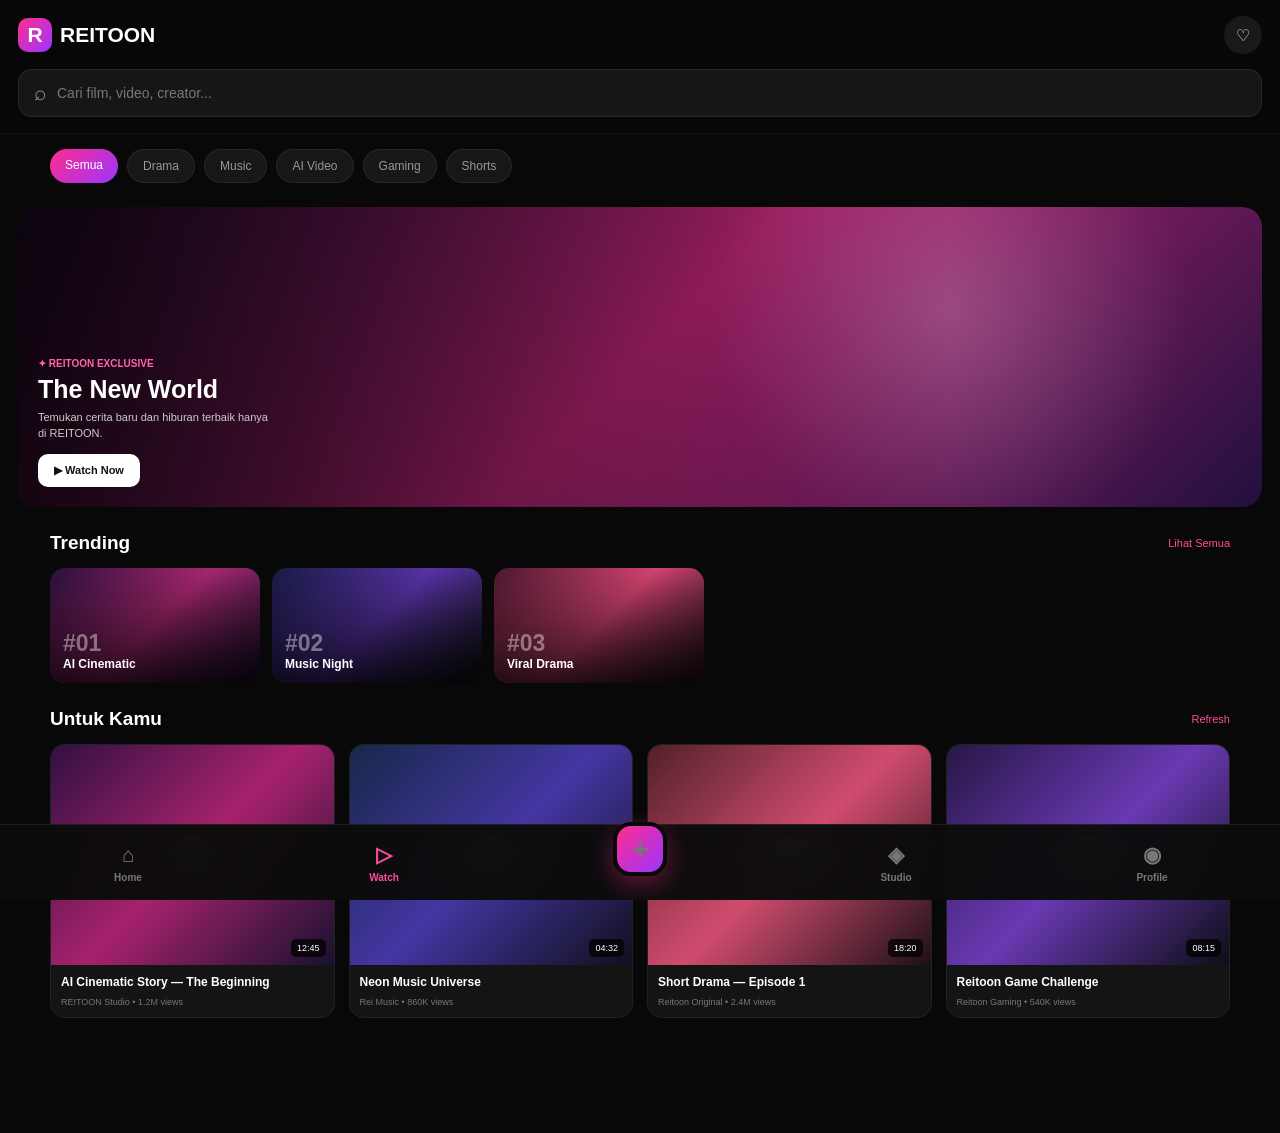
<file: watch.html>
<!DOCTYPE html>
<html lang="id">
<head>
  <meta charset="UTF-8">
  <meta name="viewport" content="width=device-width, initial-scale=1.0">
  <title>Watch — REITOON</title>

  <style>
    * {
      margin: 0;
      padding: 0;
      box-sizing: border-box;
      font-family: Arial, Helvetica, sans-serif;
    }

    body {
      background: #080808;
      color: #fff;
      padding-bottom: 90px;
    }

    /* HEADER */

    .header {
      position: sticky;
      top: 0;
      z-index: 100;
      padding: 16px 18px;
      background: rgba(8,8,8,.94);
      backdrop-filter: blur(20px);
      border-bottom: 1px solid rgba(255,255,255,.06);
    }

    .header-top {
      display: flex;
      align-items: center;
      justify-content: space-between;
      margin-bottom: 15px;
    }

    .logo {
      display: flex;
      align-items: center;
      gap: 8px;
      font-size: 21px;
      font-weight: 900;
    }

    .logo-icon {
      width: 34px;
      height: 34px;
      border-radius: 10px;
      background: linear-gradient(135deg,#ff2d8d,#9b35ff);
      display: flex;
      align-items: center;
      justify-content: center;
      font-weight: 900;
    }

    .header-icon {
      width: 38px;
      height: 38px;
      border-radius: 50%;
      background: rgba(255,255,255,.07);
      display: flex;
      align-items: center;
      justify-content: center;
    }

    /* SEARCH */

    .search-box {
      height: 48px;
      border-radius: 14px;
      background: #161616;
      border: 1px solid rgba(255,255,255,.08);
      display: flex;
      align-items: center;
      padding: 0 15px;
      gap: 10px;
    }

    .search-box span {
      font-size: 21px;
      color: #999;
    }

    .search-box input {
      flex: 1;
      background: transparent;
      border: none;
      outline: none;
      color: white;
      font-size: 14px;
    }

    .search-box input::placeholder {
      color: #777;
    }

    /* CATEGORIES */

    .categories {
      display: flex;
      gap: 9px;
      overflow-x: auto;
      padding: 15px 18px 4px;
      scrollbar-width: none;
    }

    .categories::-webkit-scrollbar {
      display: none;
    }

    .category {
      white-space: nowrap;
      padding: 9px 15px;
      border-radius: 20px;
      background: #171717;
      border: 1px solid rgba(255,255,255,.07);
      color: #999;
      font-size: 12px;
      cursor: pointer;
    }

    .category.active {
      background: linear-gradient(135deg,#ff2d8d,#9b35ff);
      color: white;
      border: none;
    }

    /* HERO BANNER */

    .banner {
      margin: 20px 18px;
      height: 215px;
      border-radius: 20px;
      overflow: hidden;
      position: relative;
      background:
        radial-gradient(
          circle at 75% 35%,
          rgba(255,255,255,.2),
          transparent 25%
        ),
        linear-gradient(
          135deg,
          #371143,
          #b32271 50%,
          #21103f
        );
    }

    .banner::after {
      content: "";
      position: absolute;
      inset: 0;
      background: linear-gradient(
        90deg,
        rgba(0,0,0,.8),
        transparent 75%
      );
    }

    .banner-content {
      position: absolute;
      z-index: 2;
      left: 20px;
      bottom: 20px;
      max-width: 230px;
    }

    .banner-label {
      color: #ff64ad;
      font-size: 10px;
      font-weight: bold;
      margin-bottom: 8px;
    }

    .banner-title {
      font-size: 25px;
      line-height: 1;
      font-weight: 900;
      margin-bottom: 8px;
    }

    .banner-description {
      font-size: 11px;
      color: #ccc;
      line-height: 1.4;
      margin-bottom: 13px;
    }

    .watch-btn {
      padding: 10px 16px;
      border: none;
      border-radius: 10px;
      background: white;
      color: #111;
      font-size: 11px;
      font-weight: bold;
    }

    /* SECTION */

    .section {
      margin: 25px 18px;
    }

    .section-title {
      display: flex;
      justify-content: space-between;
      align-items: center;
      margin-bottom: 14px;
    }

    .section-title h2 {
      font-size: 19px;
    }

    .section-title span {
      color: #ff4b9d;
      font-size: 11px;
    }

    /* TRENDING */

    .trending-row {
      display: flex;
      gap: 12px;
      overflow-x: auto;
      scrollbar-width: none;
    }

    .trending-row::-webkit-scrollbar {
      display: none;
    }

    .trending-card {
      min-width: 210px;
      height: 115px;
      border-radius: 15px;
      overflow: hidden;
      position: relative;
      background:
        linear-gradient(
          135deg,
          #29103c,
          #a82770,
          #17102e
        );
    }

    .trending-card:nth-child(2) {
      background:
        linear-gradient(
          135deg,
          #171a43,
          #5833a8,
          #111
        );
    }

    .trending-card:nth-child(3) {
      background:
        linear-gradient(
          135deg,
          #4b1830,
          #d34370,
          #20101d
        );
    }

    .trending-overlay {
      position: absolute;
      inset: 0;
      background: linear-gradient(
        to top,
        rgba(0,0,0,.8),
        transparent
      );
    }

    .trending-info {
      position: absolute;
      bottom: 12px;
      left: 13px;
      z-index: 2;
    }

    .trending-number {
      font-size: 23px;
      font-weight: 900;
      color: rgba(255,255,255,.4);
    }

    .trending-name {
      font-size: 12px;
      font-weight: bold;
    }

    /* VIDEO GRID */

    .video-grid {
      display: grid;
      grid-template-columns: repeat(2,1fr);
      gap: 14px;
    }

    .video-card {
      background: #141414;
      border-radius: 15px;
      overflow: hidden;
      border: 1px solid rgba(255,255,255,.06);
    }

    .thumbnail {
      height: 145px;
      position: relative;
      display: flex;
      align-items: center;
      justify-content: center;
      background:
        linear-gradient(
          135deg,
          #321042,
          #a6226c,
          #18112f
        );
    }

    .video-card:nth-child(2) .thumbnail {
      background:
        linear-gradient(
          135deg,
          #182849,
          #4436a2,
          #10101e
        );
    }

    .video-card:nth-child(3) .thumbnail {
      background:
        linear-gradient(
          135deg,
          #512128,
          #d14c6e,
          #1d1017
        );
    }

    .video-card:nth-child(4) .thumbnail {
      background:
        linear-gradient(
          135deg,
          #281746,
          #6939b3,
          #0e0e18
        );
    }

    .thumbnail-text {
      font-size: 28px;
      font-weight: 900;
      opacity: .8;
    }

    .play-button {
      position: absolute;
      width: 38px;
      height: 38px;
      border-radius: 50%;
      background: rgba(255,255,255,.9);
      color: #111;
      display: flex;
      align-items: center;
      justify-content: center;
      font-size: 16px;
    }

    .duration {
      position: absolute;
      right: 8px;
      bottom: 8px;
      padding: 4px 6px;
      border-radius: 5px;
      background: rgba(0,0,0,.75);
      font-size: 9px;
    }

    .video-info {
      padding: 10px;
    }

    .video-title {
      font-size: 12px;
      font-weight: bold;
      line-height: 1.3;
      margin-bottom: 6px;
    }

    .video-meta {
      color: #777;
      font-size: 9px;
    }

    /* BOTTOM NAV */

    .bottom-nav {
      position: fixed;
      bottom: 0;
      left: 0;
      right: 0;
      height: 76px;
      background: rgba(12,12,12,.97);
      backdrop-filter: blur(20px);
      border-top: 1px solid rgba(255,255,255,.08);
      display: flex;
      align-items: center;
      justify-content: space-around;
      z-index: 200;
    }

    .nav-item {
      width: 20%;
      height: 100%;
      display: flex;
      flex-direction: column;
      align-items: center;
      justify-content: center;
      gap: 5px;
      color: #777;
      font-size: 10px;
      font-weight: bold;
      cursor: pointer;
    }

    .nav-item.active {
      color: #ff4b9d;
    }

    .nav-icon {
      font-size: 21px;
    }

    .create-button {
      width: 54px;
      height: 54px;
      margin-top: -28px;
      border-radius: 18px;
      background: linear-gradient(135deg,#ff2d8d,#9b35ff);
      border: 4px solid #080808;
      display: flex;
      align-items: center;
      justify-content: center;
      font-size: 28px;
      box-shadow: 0 8px 25px rgba(255,45,141,.35);
    }

    @media (min-width: 768px) {

      .video-grid {
        grid-template-columns: repeat(4,1fr);
      }

      .thumbnail {
        height: 220px;
      }

      .banner {
        height: 300px;
      }

      .section {
        margin-left: 50px;
        margin-right: 50px;
      }

      .categories {
        padding-left: 50px;
        padding-right: 50px;
      }
    }
  </style>
</head>

<body>

  <!-- HEADER -->

  <header class="header">

    <div class="header-top">

      <div class="logo">
        <div class="logo-icon">R</div>
        <span>REITOON</span>
      </div>

      <div class="header-icon">
        ♡
      </div>

    </div>

    <div class="search-box">

      <span>⌕</span>

      <input
        type="text"
        id="searchInput"
        placeholder="Cari film, video, creator..."
        onkeyup="searchVideos()"
      >

    </div>

  </header>


  <!-- CATEGORIES -->

  <div class="categories">

    <div class="category active"
      onclick="filterCategory('all', this)">
      Semua
    </div>

    <div class="category"
      onclick="filterCategory('drama', this)">
      Drama
    </div>

    <div class="category"
      onclick="filterCategory('music', this)">
      Music
    </div>

    <div class="category"
      onclick="filterCategory('ai', this)">
      AI Video
    </div>

    <div class="category"
      onclick="filterCategory('gaming', this)">
      Gaming
    </div>

    <div class="category"
      onclick="filterCategory('short', this)">
      Shorts
    </div>

  </div>


  <!-- HERO BANNER -->

  <section class="banner">

    <div class="banner-content">

      <div class="banner-label">
        ✦ REITOON EXCLUSIVE
      </div>

      <h1 class="banner-title">
        The New World
      </h1>

      <p class="banner-description">
        Temukan cerita baru dan hiburan terbaik
        hanya di REITOON.
      </p>

      <button class="watch-btn">
        ▶ Watch Now
      </button>

    </div>

  </section>


  <!-- TRENDING -->

  <section class="section">

    <div class="section-title">

      <h2>
        Trending
      </h2>

      <span>
        Lihat Semua
      </span>

    </div>

    <div class="trending-row">

      <div class="trending-card">

        <div class="trending-overlay"></div>

        <div class="trending-info">

          <div class="trending-number">
            #01
          </div>

          <div class="trending-name">
            AI Cinematic
          </div>

        </div>

      </div>


      <div class="trending-card">

        <div class="trending-overlay"></div>

        <div class="trending-info">

          <div class="trending-number">
            #02
          </div>

          <div class="trending-name">
            Music Night
          </div>

        </div>

      </div>


      <div class="trending-card">

        <div class="trending-overlay"></div>

        <div class="trending-info">

          <div class="trending-number">
            #03
          </div>

          <div class="trending-name">
            Viral Drama
          </div>

        </div>

      </div>

    </div>

  </section>


  <!-- VIDEO FEED -->

  <section class="section">

    <div class="section-title">

      <h2>
        Untuk Kamu
      </h2>

      <span>
        Refresh
      </span>

    </div>

    <div class="video-grid" id="videoGrid">


      <div class="video-card"
        data-category="ai"
        data-title="AI Cinematic Story">

        <div class="thumbnail">

          <div class="thumbnail-text">
            AI
          </div>

          <div class="play-button">
            ▶
          </div>

          <div class="duration">
            12:45
          </div>

        </div>

        <div class="video-info">

          <div class="video-title">
            AI Cinematic Story — The Beginning
          </div>

          <div class="video-meta">
            REITOON Studio • 1.2M views
          </div>

        </div>

      </div>


      <div class="video-card"
        data-category="music"
        data-title="Neon Music Universe">

        <div class="thumbnail">

          <div class="thumbnail-text">
            MUSIC
          </div>

          <div class="play-button">
            ▶
          </div>

          <div class="duration">
            04:32
          </div>

        </div>

        <div class="video-info">

          <div class="video-title">
            Neon Music Universe
          </div>

          <div class="video-meta">
            Rei Music • 860K views
          </div>

        </div>

      </div>


      <div class="video-card"
        data-category="drama"
        data-title="Short Drama Episode 1">

        <div class="thumbnail">

          <div class="thumbnail-text">
            DRAMA
          </div>

          <div class="play-button">
            ▶
          </div>

          <div class="duration">
            18:20
          </div>

        </div>

        <div class="video-info">

          <div class="video-title">
            Short Drama — Episode 1
          </div>

          <div class="video-meta">
            Reitoon Original • 2.4M views
          </div>

        </div>

      </div>


      <div class="video-card"
        data-category="gaming"
        data-title="Reitoon Game Challenge">

        <div class="thumbnail">

          <div class="thumbnail-text">
            GAME
          </div>

          <div class="play-button">
            ▶
          </div>

          <div class="duration">
            08:15
          </div>

        </div>

        <div class="video-info">

          <div class="video-title">
            Reitoon Game Challenge
          </div>

          <div class="video-meta">
            Reitoon Gaming • 540K views
          </div>

        </div>

      </div>


    </div>

  </section>


  <!-- BOTTOM NAVIGATION -->

  <nav class="bottom-nav">

    <div class="nav-item"
      onclick="goHome()">

      <div class="nav-icon">
        ⌂
      </div>

      <span>
        Home
      </span>

    </div>


    <div class="nav-item active">

      <div class="nav-icon">
        ▷
      </div>

      <span>
        Watch
      </span>

    </div>


    <div class="nav-item">

      <div class="create-button"
        onclick="openCreate()">

        ＋

      </div>

    </div>


    <div class="nav-item"
      onclick="openStudio()">

      <div class="nav-icon">
        ◈
      </div>

      <span>
        Studio
      </span>

    </div>


    <div class="nav-item"
      onclick="openProfile()">

      <div class="nav-icon">
        ◉
      </div>

      <span>
        Profile
      </span>

    </div>

  </nav>


  <!-- JAVASCRIPT -->

  <script>

    function goHome() {
      window.location.href = "index.html";
    }

    function openCreate() {
      window.location.href = "create.html";
    }

    function openStudio() {
      window.location.href = "studio.html";
    }

    function openProfile() {
      window.location.href = "profile.html";
    }


    function filterCategory(category, element) {

      document
        .querySelectorAll(".category")
        .forEach(item => {
          item.classList.remove("active");
        });

      element.classList.add("active");

      const cards =
        document.querySelectorAll(".video-card");

      cards.forEach(card => {

        if (
          category === "all" ||
          card.dataset.category === category
        ) {
          card.style.display = "block";
        } else {
          card.style.display = "none";
        }

      });

    }


    function searchVideos() {

      const search =
        document
        .getElementById("searchInput")
        .value
        .toLowerCase();

      const cards =
        document.querySelectorAll(".video-card");

      cards.forEach(card => {

        const title =
          card.dataset.title.toLowerCase();

        if (title.includes(search)) {
          card.style.display = "block";
        } else {
          card.style.display = "none";
        }

      });

    }

  </script>

</body>
</html>
</file>
